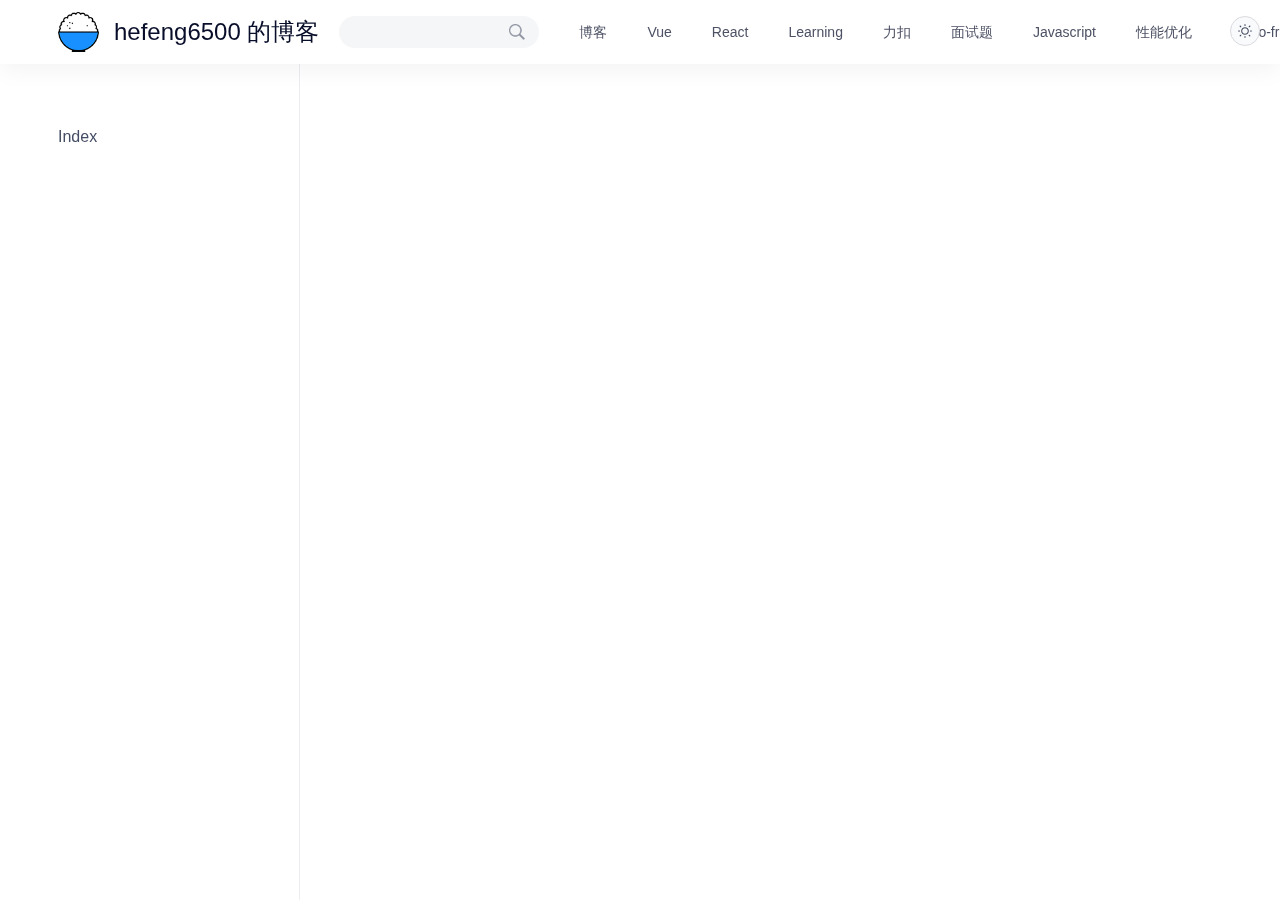
<file: index.html>
<!DOCTYPE html>
<html>
  <head>
    <meta charset="utf-8" />
    <meta
      name="viewport"
      content="width=device-width, initial-scale=1, maximum-scale=1, minimum-scale=1, user-scalable=no"
    />
    <style>
      .__dumi-default-layout-hero {
        background: url("data:image/svg+xml;charset=utf-8,%3Csvg xmlns='http://www.w3.org/2000/svg' width='1440' height='560' preserveAspectRatio='none'%3E%3Cg mask='url(%26quot;%23SvgjsMask1023%26quot;)' fill='none'%3E%3Cpath fill='%230e2a47' d='M0 0h1440v560H0z'/%3E%3Cpath d='M413.428 557.952c56.349 2.363 117.478-15.272 143.791-65.157 25.203-47.779-1.647-102.82-31.406-147.903-26.052-39.466-65.158-67.501-112.385-69.928-52.104-2.678-107.444 12.546-134.345 57.249-27.571 45.818-17.319 103.386 10.029 149.338 26.661 44.798 72.231 74.217 124.316 76.401' fill='rgba(28, 83, 142, 0.4)' class='triangle-float1'/%3E%3Cpath d='M1204.349 663.806c45.235-2.564 80.474-33.126 104.879-71.299 27.068-42.339 51.742-93.018 28.733-137.693-24.374-47.325-80.512-69.705-133.612-65.947-47.494 3.362-80.266 41.77-104.43 82.795-24.665 41.876-46.487 91.325-23.279 134.026 23.938 44.044 77.66 60.954 127.709 58.118' fill='rgba(28, 83, 142, 0.4)' class='triangle-float3'/%3E%3Cpath d='M800.877 606.466l107.73-1.88-56.685-160.657zM495.21 345.445l-129.014-20.434-20.434 129.015 129.015 20.434z' fill='rgba(28, 83, 142, 0.4)' class='triangle-float1'/%3E%3Cpath d='M1062.305 445.605c37.402.243 75.242-11.039 95.762-42.31 22.551-34.366 27.947-79.249 7.345-114.817-20.56-35.494-62.158-52.911-103.107-50.508-37.151 2.18-65.637 29.169-84.081 61.492-18.245 31.976-27.911 70.692-9.552 102.603 18.397 31.976 56.743 43.301 93.633 43.54' fill='rgba(28, 83, 142, 0.4)' class='triangle-float2'/%3E%3Cpath d='M1130.596 71.094L993.43 21.169l-49.925 137.167 137.168 49.925z' fill='rgba(28, 83, 142, 0.4)' class='triangle-float3'/%3E%3Cpath d='M806.872 135.494c15.365-.225 23.819-16.184 31.095-29.72 6.744-12.546 12.843-26.879 6.061-39.405-7.025-12.975-22.411-17.487-37.156-18.03-16.009-.589-34.387 1.132-42.219 15.107-7.736 13.804 1.506 29.608 9.506 43.261 7.871 13.432 17.147 29.015 32.713 28.787' fill='rgba(28, 83, 142, 0.4)' class='triangle-float2'/%3E%3Cpath d='M-23.83 365.43l114.888 39.56 39.558-114.888L15.73 250.544z' fill='rgba(28, 83, 142, 0.4)' class='triangle-float3'/%3E%3C/g%3E%3Cdefs%3E%3Cstyle%3E@keyframes float1{0%25,to{transform:translate(0,0)}50%25{transform:translate(-10px,0)}}@keyframes float2{0%25,to{transform:translate(0,0)}50%25{transform:translate(-5px,-5px)}}@keyframes float3{0%25,to{transform:translate(0,0)}50%25{transform:translate(0,-10px)}}.triangle-float1{animation:float1 5s infinite}.triangle-float2{animation:float2 4s infinite}.triangle-float3{animation:float3 6s infinite}%3C/style%3E%3Cmask id='SvgjsMask1023'%3E%3Cpath fill='%23fff' d='M0 0h1440v560H0z'/%3E%3C/mask%3E%3C/defs%3E%3C/svg%3E") !important;
      }
      .__dumi-default-layout-hero .markdown,
      .__dumi-default-layout-hero h1 {
        color: #fff !important;
      }

      .label-success {
        background-color: #5cb85c;
      }

      .round {
        border-radius: 1020px;
      }

      .label {
        display: inline;
        padding: 4px 12px;
        font-size: 75%;
        font-weight: 700;
        line-height: 1;
        height: 48px;
        color: #fff;
        text-align: center;
        white-space: nowrap;
        vertical-align: baseline;
      }
    </style>
    <link rel="stylesheet" href="/umi.css" />
    <script>
      window.routerBase = "/";
    </script>
    <script>
      //! umi version: 3.4.25
    </script>
    <script>
      !(function () {
        var e = localStorage.getItem("dumi:prefers-color"),
          t = window.matchMedia("(prefers-color-scheme: dark)").matches,
          r = ["light", "dark", "auto"];
        document.documentElement.setAttribute(
          "data-prefers-color",
          e === r[2] ? (t ? r[1] : r[0]) : r.includes(e) ? e : r[0]
        );
      })();
    </script>
  </head>
  <body>
    <div id="root"></div>

    <script src="/umi.js"></script>
  </body>
</html>
</file>
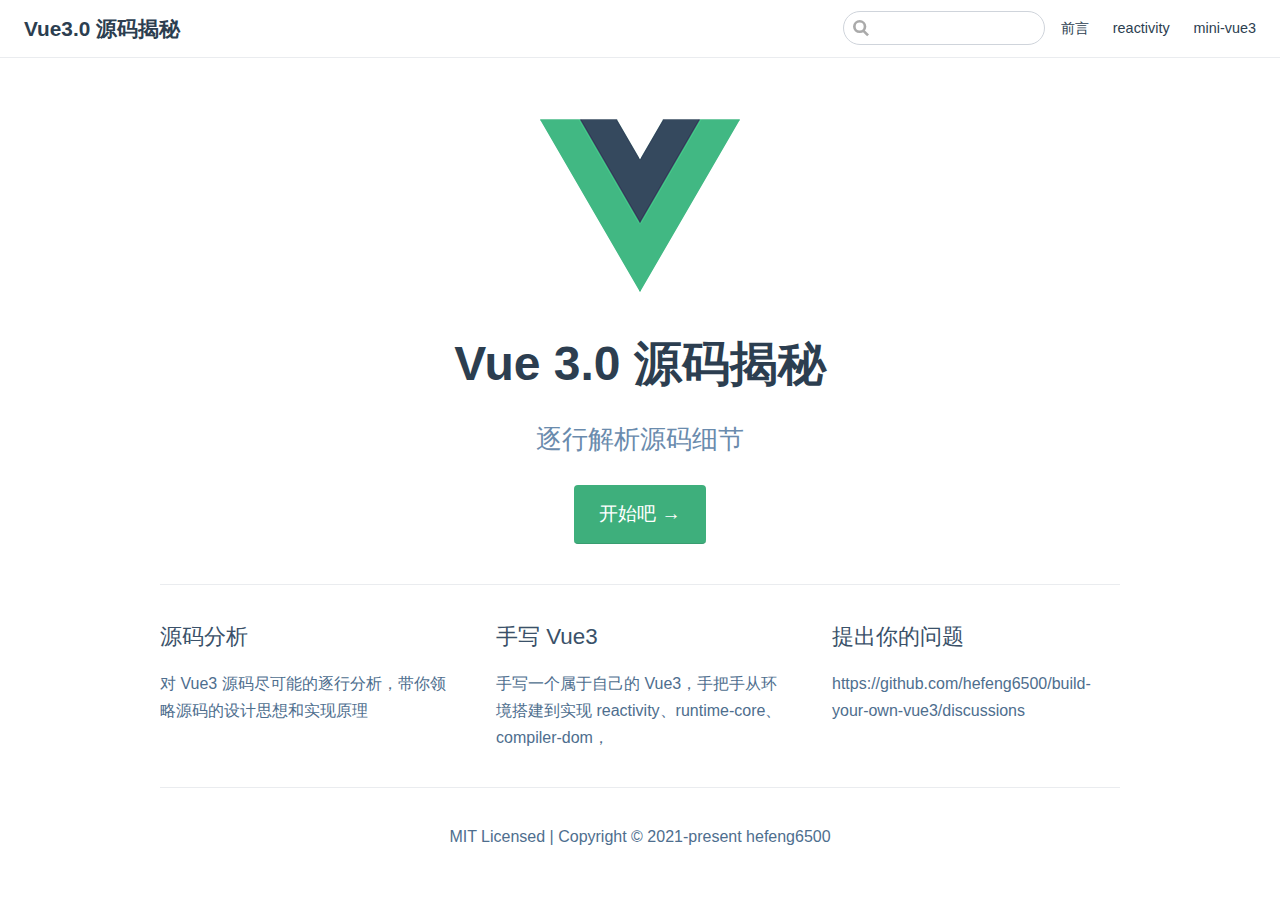
<file: vue3.0-analysis/index.html>
<!DOCTYPE html>
<html lang="en-US">
  <head>
    <meta charset="utf-8">
    <meta name="viewport" content="width=device-width,initial-scale=1">
    <title>Vue3.0 源码揭秘</title>
    <meta name="generator" content="VuePress 1.8.2">
    
    <meta name="description" content="Just playing around">
    
    <link rel="preload" href="/vue3.0-analysis/assets/css/0.styles.314b9cfd.css" as="style"><link rel="preload" href="/vue3.0-analysis/assets/js/app.82174e5c.js" as="script"><link rel="preload" href="/vue3.0-analysis/assets/js/2.14b67320.js" as="script"><link rel="preload" href="/vue3.0-analysis/assets/js/7.84cbeac9.js" as="script"><link rel="prefetch" href="/vue3.0-analysis/assets/js/10.c9bc0e73.js"><link rel="prefetch" href="/vue3.0-analysis/assets/js/11.abe1a181.js"><link rel="prefetch" href="/vue3.0-analysis/assets/js/12.e35a1a71.js"><link rel="prefetch" href="/vue3.0-analysis/assets/js/3.0590f80b.js"><link rel="prefetch" href="/vue3.0-analysis/assets/js/4.16dfa97b.js"><link rel="prefetch" href="/vue3.0-analysis/assets/js/5.878af4c4.js"><link rel="prefetch" href="/vue3.0-analysis/assets/js/6.9c0fbe94.js"><link rel="prefetch" href="/vue3.0-analysis/assets/js/8.d106df6a.js"><link rel="prefetch" href="/vue3.0-analysis/assets/js/9.78363456.js">
    <link rel="stylesheet" href="/vue3.0-analysis/assets/css/0.styles.314b9cfd.css">
  </head>
  <body>
    <div id="app" data-server-rendered="true"><div class="theme-container no-sidebar"><header class="navbar"><div class="sidebar-button"><svg xmlns="http://www.w3.org/2000/svg" aria-hidden="true" role="img" viewBox="0 0 448 512" class="icon"><path fill="currentColor" d="M436 124H12c-6.627 0-12-5.373-12-12V80c0-6.627 5.373-12 12-12h424c6.627 0 12 5.373 12 12v32c0 6.627-5.373 12-12 12zm0 160H12c-6.627 0-12-5.373-12-12v-32c0-6.627 5.373-12 12-12h424c6.627 0 12 5.373 12 12v32c0 6.627-5.373 12-12 12zm0 160H12c-6.627 0-12-5.373-12-12v-32c0-6.627 5.373-12 12-12h424c6.627 0 12 5.373 12 12v32c0 6.627-5.373 12-12 12z"></path></svg></div> <a href="/vue3.0-analysis/" aria-current="page" class="home-link router-link-exact-active router-link-active"><!----> <span class="site-name">Vue3.0 源码揭秘</span></a> <div class="links"><div class="search-box"><input aria-label="Search" autocomplete="off" spellcheck="false" value=""> <!----></div> <nav class="nav-links can-hide"><div class="nav-item"><a href="/vue3.0-analysis/preface/" class="nav-link">
  前言
</a></div><div class="nav-item"><a href="/vue3.0-analysis/reactivity/" class="nav-link">
  reactivity
</a></div><div class="nav-item"><a href="/vue3.0-analysis/mini-vue3/" class="nav-link">
  mini-vue3
</a></div> <!----></nav></div></header> <div class="sidebar-mask"></div> <aside class="sidebar"><nav class="nav-links"><div class="nav-item"><a href="/vue3.0-analysis/preface/" class="nav-link">
  前言
</a></div><div class="nav-item"><a href="/vue3.0-analysis/reactivity/" class="nav-link">
  reactivity
</a></div><div class="nav-item"><a href="/vue3.0-analysis/mini-vue3/" class="nav-link">
  mini-vue3
</a></div> <!----></nav>  <!----> </aside> <main aria-labelledby="main-title" class="home"><header class="hero"><img src="/vue3.0-analysis/logo.png" alt="hero"> <h1 id="main-title">
      Vue 3.0 源码揭秘
    </h1> <p class="description">
      逐行解析源码细节
    </p> <p class="action"><a href="/vue3.0-analysis/overview/" class="nav-link action-button">
  开始吧 →
</a></p></header> <div class="features"><div class="feature"><h2>源码分析</h2> <p>对 Vue3 源码尽可能的逐行分析，带你领略源码的设计思想和实现原理</p></div><div class="feature"><h2>手写 Vue3</h2> <p>手写一个属于自己的 Vue3，手把手从环境搭建到实现 reactivity、runtime-core、compiler-dom，</p></div><div class="feature"><h2>提出你的问题</h2> <p>https://github.com/hefeng6500/build-your-own-vue3/discussions</p></div></div> <div class="theme-default-content custom content__default"></div> <div class="footer">
    MIT Licensed | Copyright © 2021-present hefeng6500
  </div></main></div><div class="global-ui"></div></div>
    <script src="/vue3.0-analysis/assets/js/app.82174e5c.js" defer></script><script src="/vue3.0-analysis/assets/js/2.14b67320.js" defer></script><script src="/vue3.0-analysis/assets/js/7.84cbeac9.js" defer></script>
  </body>
</html>
</file>
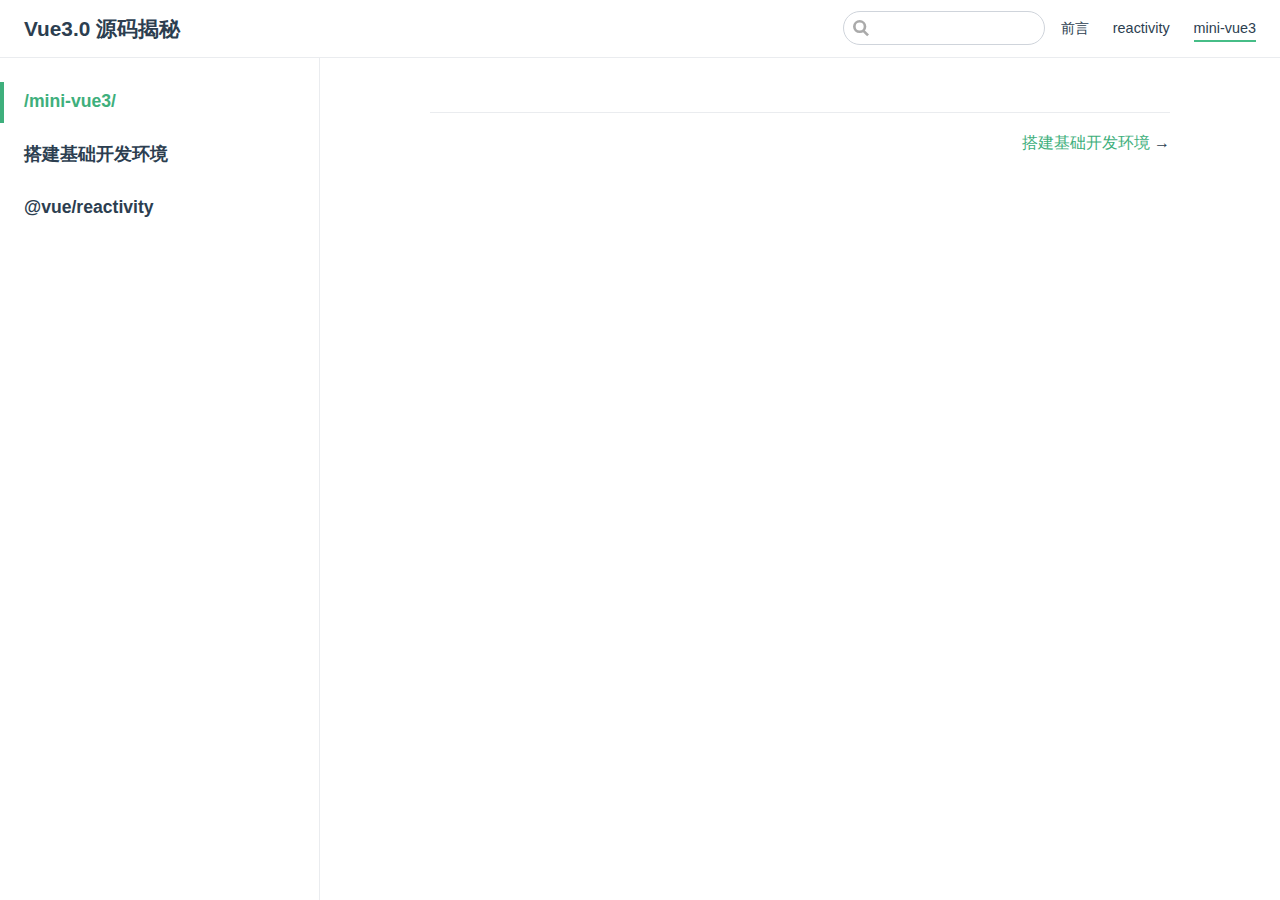
<file: vue3.0-analysis/mini-vue3/index.html>
<!DOCTYPE html>
<html lang="en-US">
  <head>
    <meta charset="utf-8">
    <meta name="viewport" content="width=device-width,initial-scale=1">
    <title>Vue3.0 源码揭秘</title>
    <meta name="generator" content="VuePress 1.8.2">
    
    <meta name="description" content="Just playing around">
    
    <link rel="preload" href="/vue3.0-analysis/assets/css/0.styles.314b9cfd.css" as="style"><link rel="preload" href="/vue3.0-analysis/assets/js/app.82174e5c.js" as="script"><link rel="preload" href="/vue3.0-analysis/assets/js/2.14b67320.js" as="script"><link rel="preload" href="/vue3.0-analysis/assets/js/8.d106df6a.js" as="script"><link rel="prefetch" href="/vue3.0-analysis/assets/js/10.c9bc0e73.js"><link rel="prefetch" href="/vue3.0-analysis/assets/js/11.abe1a181.js"><link rel="prefetch" href="/vue3.0-analysis/assets/js/12.e35a1a71.js"><link rel="prefetch" href="/vue3.0-analysis/assets/js/3.0590f80b.js"><link rel="prefetch" href="/vue3.0-analysis/assets/js/4.16dfa97b.js"><link rel="prefetch" href="/vue3.0-analysis/assets/js/5.878af4c4.js"><link rel="prefetch" href="/vue3.0-analysis/assets/js/6.9c0fbe94.js"><link rel="prefetch" href="/vue3.0-analysis/assets/js/7.84cbeac9.js"><link rel="prefetch" href="/vue3.0-analysis/assets/js/9.78363456.js">
    <link rel="stylesheet" href="/vue3.0-analysis/assets/css/0.styles.314b9cfd.css">
  </head>
  <body>
    <div id="app" data-server-rendered="true"><div class="theme-container"><header class="navbar"><div class="sidebar-button"><svg xmlns="http://www.w3.org/2000/svg" aria-hidden="true" role="img" viewBox="0 0 448 512" class="icon"><path fill="currentColor" d="M436 124H12c-6.627 0-12-5.373-12-12V80c0-6.627 5.373-12 12-12h424c6.627 0 12 5.373 12 12v32c0 6.627-5.373 12-12 12zm0 160H12c-6.627 0-12-5.373-12-12v-32c0-6.627 5.373-12 12-12h424c6.627 0 12 5.373 12 12v32c0 6.627-5.373 12-12 12zm0 160H12c-6.627 0-12-5.373-12-12v-32c0-6.627 5.373-12 12-12h424c6.627 0 12 5.373 12 12v32c0 6.627-5.373 12-12 12z"></path></svg></div> <a href="/vue3.0-analysis/" class="home-link router-link-active"><!----> <span class="site-name">Vue3.0 源码揭秘</span></a> <div class="links"><div class="search-box"><input aria-label="Search" autocomplete="off" spellcheck="false" value=""> <!----></div> <nav class="nav-links can-hide"><div class="nav-item"><a href="/vue3.0-analysis/preface/" class="nav-link">
  前言
</a></div><div class="nav-item"><a href="/vue3.0-analysis/reactivity/" class="nav-link">
  reactivity
</a></div><div class="nav-item"><a href="/vue3.0-analysis/mini-vue3/" aria-current="page" class="nav-link router-link-exact-active router-link-active">
  mini-vue3
</a></div> <!----></nav></div></header> <div class="sidebar-mask"></div> <aside class="sidebar"><nav class="nav-links"><div class="nav-item"><a href="/vue3.0-analysis/preface/" class="nav-link">
  前言
</a></div><div class="nav-item"><a href="/vue3.0-analysis/reactivity/" class="nav-link">
  reactivity
</a></div><div class="nav-item"><a href="/vue3.0-analysis/mini-vue3/" aria-current="page" class="nav-link router-link-exact-active router-link-active">
  mini-vue3
</a></div> <!----></nav>  <ul class="sidebar-links"><li><a href="/vue3.0-analysis/mini-vue3/" aria-current="page" class="active sidebar-link">/mini-vue3/</a></li><li><a href="/vue3.0-analysis/mini-vue3/base-env.html" class="sidebar-link">搭建基础开发环境</a></li><li><a href="/vue3.0-analysis/mini-vue3/reactivity.html" class="sidebar-link">@vue/reactivity</a></li></ul> </aside> <main class="page"> <div class="theme-default-content content__default"></div> <footer class="page-edit"><!----> <!----></footer> <div class="page-nav"><p class="inner"><!----> <span class="next"><a href="/vue3.0-analysis/mini-vue3/base-env.html">
        搭建基础开发环境
      </a>
      →
    </span></p></div> </main></div><div class="global-ui"></div></div>
    <script src="/vue3.0-analysis/assets/js/app.82174e5c.js" defer></script><script src="/vue3.0-analysis/assets/js/2.14b67320.js" defer></script><script src="/vue3.0-analysis/assets/js/8.d106df6a.js" defer></script>
  </body>
</html>
</file>
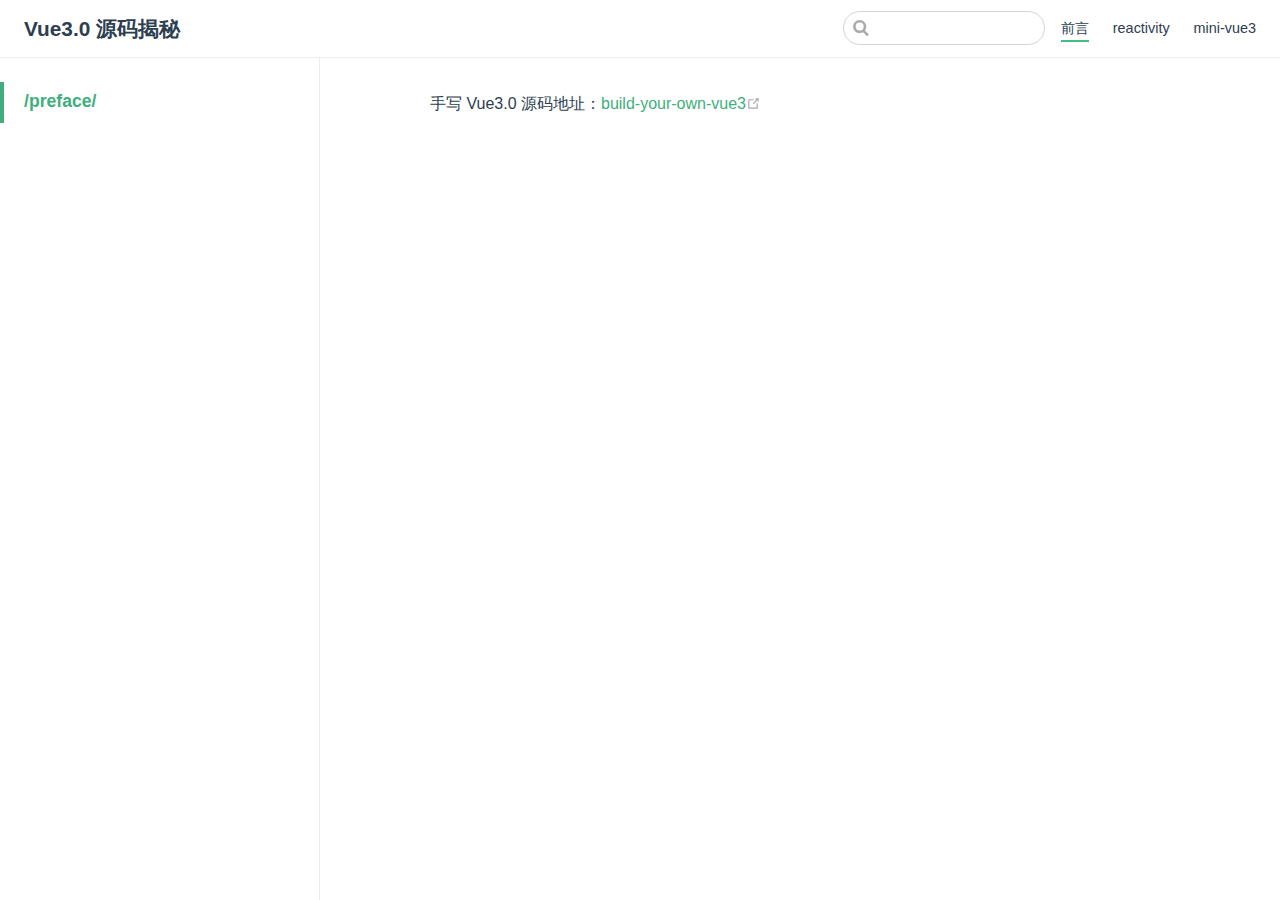
<file: vue3.0-analysis/preface/index.html>
<!DOCTYPE html>
<html lang="en-US">
  <head>
    <meta charset="utf-8">
    <meta name="viewport" content="width=device-width,initial-scale=1">
    <title>Vue3.0 源码揭秘</title>
    <meta name="generator" content="VuePress 1.8.2">
    
    <meta name="description" content="Just playing around">
    
    <link rel="preload" href="/vue3.0-analysis/assets/css/0.styles.314b9cfd.css" as="style"><link rel="preload" href="/vue3.0-analysis/assets/js/app.82174e5c.js" as="script"><link rel="preload" href="/vue3.0-analysis/assets/js/2.14b67320.js" as="script"><link rel="preload" href="/vue3.0-analysis/assets/js/11.abe1a181.js" as="script"><link rel="prefetch" href="/vue3.0-analysis/assets/js/10.c9bc0e73.js"><link rel="prefetch" href="/vue3.0-analysis/assets/js/12.e35a1a71.js"><link rel="prefetch" href="/vue3.0-analysis/assets/js/3.0590f80b.js"><link rel="prefetch" href="/vue3.0-analysis/assets/js/4.16dfa97b.js"><link rel="prefetch" href="/vue3.0-analysis/assets/js/5.878af4c4.js"><link rel="prefetch" href="/vue3.0-analysis/assets/js/6.9c0fbe94.js"><link rel="prefetch" href="/vue3.0-analysis/assets/js/7.84cbeac9.js"><link rel="prefetch" href="/vue3.0-analysis/assets/js/8.d106df6a.js"><link rel="prefetch" href="/vue3.0-analysis/assets/js/9.78363456.js">
    <link rel="stylesheet" href="/vue3.0-analysis/assets/css/0.styles.314b9cfd.css">
  </head>
  <body>
    <div id="app" data-server-rendered="true"><div class="theme-container"><header class="navbar"><div class="sidebar-button"><svg xmlns="http://www.w3.org/2000/svg" aria-hidden="true" role="img" viewBox="0 0 448 512" class="icon"><path fill="currentColor" d="M436 124H12c-6.627 0-12-5.373-12-12V80c0-6.627 5.373-12 12-12h424c6.627 0 12 5.373 12 12v32c0 6.627-5.373 12-12 12zm0 160H12c-6.627 0-12-5.373-12-12v-32c0-6.627 5.373-12 12-12h424c6.627 0 12 5.373 12 12v32c0 6.627-5.373 12-12 12zm0 160H12c-6.627 0-12-5.373-12-12v-32c0-6.627 5.373-12 12-12h424c6.627 0 12 5.373 12 12v32c0 6.627-5.373 12-12 12z"></path></svg></div> <a href="/vue3.0-analysis/" class="home-link router-link-active"><!----> <span class="site-name">Vue3.0 源码揭秘</span></a> <div class="links"><div class="search-box"><input aria-label="Search" autocomplete="off" spellcheck="false" value=""> <!----></div> <nav class="nav-links can-hide"><div class="nav-item"><a href="/vue3.0-analysis/preface/" aria-current="page" class="nav-link router-link-exact-active router-link-active">
  前言
</a></div><div class="nav-item"><a href="/vue3.0-analysis/reactivity/" class="nav-link">
  reactivity
</a></div><div class="nav-item"><a href="/vue3.0-analysis/mini-vue3/" class="nav-link">
  mini-vue3
</a></div> <!----></nav></div></header> <div class="sidebar-mask"></div> <aside class="sidebar"><nav class="nav-links"><div class="nav-item"><a href="/vue3.0-analysis/preface/" aria-current="page" class="nav-link router-link-exact-active router-link-active">
  前言
</a></div><div class="nav-item"><a href="/vue3.0-analysis/reactivity/" class="nav-link">
  reactivity
</a></div><div class="nav-item"><a href="/vue3.0-analysis/mini-vue3/" class="nav-link">
  mini-vue3
</a></div> <!----></nav>  <ul class="sidebar-links"><li><a href="/vue3.0-analysis/preface/" aria-current="page" class="active sidebar-link">/preface/</a></li></ul> </aside> <main class="page"> <div class="theme-default-content content__default"><p>手写 Vue3.0 源码地址：<a href="https://github.com/hefeng6500/build-your-own-vue3" target="_blank" rel="noopener noreferrer">build-your-own-vue3<span><svg xmlns="http://www.w3.org/2000/svg" aria-hidden="true" focusable="false" x="0px" y="0px" viewBox="0 0 100 100" width="15" height="15" class="icon outbound"><path fill="currentColor" d="M18.8,85.1h56l0,0c2.2,0,4-1.8,4-4v-32h-8v28h-48v-48h28v-8h-32l0,0c-2.2,0-4,1.8-4,4v56C14.8,83.3,16.6,85.1,18.8,85.1z"></path> <polygon fill="currentColor" points="45.7,48.7 51.3,54.3 77.2,28.5 77.2,37.2 85.2,37.2 85.2,14.9 62.8,14.9 62.8,22.9 71.5,22.9"></polygon></svg> <span class="sr-only">(opens new window)</span></span></a></p></div> <footer class="page-edit"><!----> <!----></footer> <!----> </main></div><div class="global-ui"></div></div>
    <script src="/vue3.0-analysis/assets/js/app.82174e5c.js" defer></script><script src="/vue3.0-analysis/assets/js/2.14b67320.js" defer></script><script src="/vue3.0-analysis/assets/js/11.abe1a181.js" defer></script>
  </body>
</html>
</file>
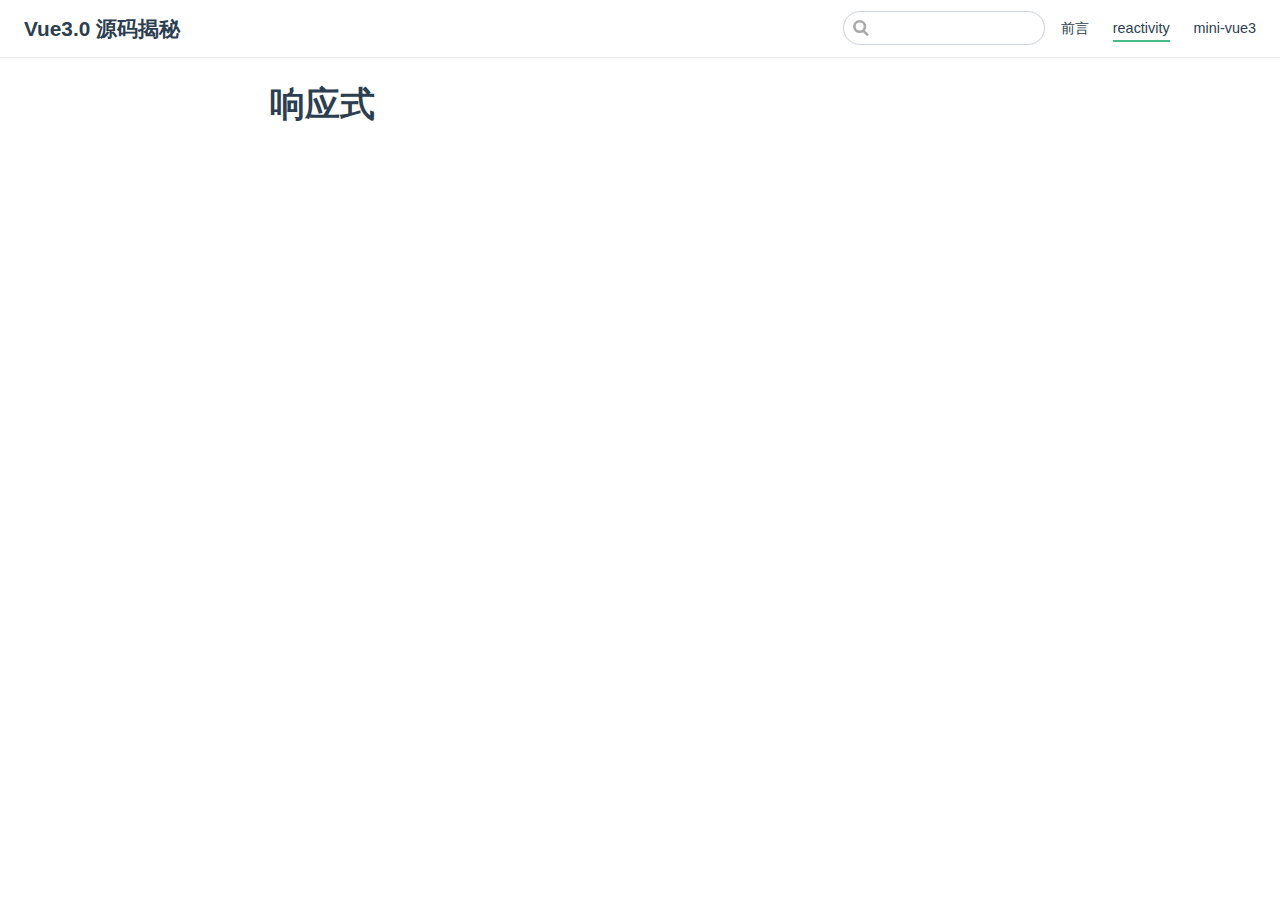
<file: vue3.0-analysis/reactivity/index.html>
<!DOCTYPE html>
<html lang="en-US">
  <head>
    <meta charset="utf-8">
    <meta name="viewport" content="width=device-width,initial-scale=1">
    <title>响应式 | Vue3.0 源码揭秘</title>
    <meta name="generator" content="VuePress 1.8.2">
    
    <meta name="description" content="Just playing around">
    
    <link rel="preload" href="/vue3.0-analysis/assets/css/0.styles.314b9cfd.css" as="style"><link rel="preload" href="/vue3.0-analysis/assets/js/app.82174e5c.js" as="script"><link rel="preload" href="/vue3.0-analysis/assets/js/2.14b67320.js" as="script"><link rel="preload" href="/vue3.0-analysis/assets/js/12.e35a1a71.js" as="script"><link rel="prefetch" href="/vue3.0-analysis/assets/js/10.c9bc0e73.js"><link rel="prefetch" href="/vue3.0-analysis/assets/js/11.abe1a181.js"><link rel="prefetch" href="/vue3.0-analysis/assets/js/3.0590f80b.js"><link rel="prefetch" href="/vue3.0-analysis/assets/js/4.16dfa97b.js"><link rel="prefetch" href="/vue3.0-analysis/assets/js/5.878af4c4.js"><link rel="prefetch" href="/vue3.0-analysis/assets/js/6.9c0fbe94.js"><link rel="prefetch" href="/vue3.0-analysis/assets/js/7.84cbeac9.js"><link rel="prefetch" href="/vue3.0-analysis/assets/js/8.d106df6a.js"><link rel="prefetch" href="/vue3.0-analysis/assets/js/9.78363456.js">
    <link rel="stylesheet" href="/vue3.0-analysis/assets/css/0.styles.314b9cfd.css">
  </head>
  <body>
    <div id="app" data-server-rendered="true"><div class="theme-container no-sidebar"><header class="navbar"><div class="sidebar-button"><svg xmlns="http://www.w3.org/2000/svg" aria-hidden="true" role="img" viewBox="0 0 448 512" class="icon"><path fill="currentColor" d="M436 124H12c-6.627 0-12-5.373-12-12V80c0-6.627 5.373-12 12-12h424c6.627 0 12 5.373 12 12v32c0 6.627-5.373 12-12 12zm0 160H12c-6.627 0-12-5.373-12-12v-32c0-6.627 5.373-12 12-12h424c6.627 0 12 5.373 12 12v32c0 6.627-5.373 12-12 12zm0 160H12c-6.627 0-12-5.373-12-12v-32c0-6.627 5.373-12 12-12h424c6.627 0 12 5.373 12 12v32c0 6.627-5.373 12-12 12z"></path></svg></div> <a href="/vue3.0-analysis/" class="home-link router-link-active"><!----> <span class="site-name">Vue3.0 源码揭秘</span></a> <div class="links"><div class="search-box"><input aria-label="Search" autocomplete="off" spellcheck="false" value=""> <!----></div> <nav class="nav-links can-hide"><div class="nav-item"><a href="/vue3.0-analysis/preface/" class="nav-link">
  前言
</a></div><div class="nav-item"><a href="/vue3.0-analysis/reactivity/" aria-current="page" class="nav-link router-link-exact-active router-link-active">
  reactivity
</a></div><div class="nav-item"><a href="/vue3.0-analysis/mini-vue3/" class="nav-link">
  mini-vue3
</a></div> <!----></nav></div></header> <div class="sidebar-mask"></div> <aside class="sidebar"><nav class="nav-links"><div class="nav-item"><a href="/vue3.0-analysis/preface/" class="nav-link">
  前言
</a></div><div class="nav-item"><a href="/vue3.0-analysis/reactivity/" aria-current="page" class="nav-link router-link-exact-active router-link-active">
  reactivity
</a></div><div class="nav-item"><a href="/vue3.0-analysis/mini-vue3/" class="nav-link">
  mini-vue3
</a></div> <!----></nav>  <!----> </aside> <main class="page"> <div class="theme-default-content content__default"><h1 id="响应式"><a href="#响应式" class="header-anchor">#</a> 响应式</h1></div> <footer class="page-edit"><!----> <!----></footer> <!----> </main></div><div class="global-ui"></div></div>
    <script src="/vue3.0-analysis/assets/js/app.82174e5c.js" defer></script><script src="/vue3.0-analysis/assets/js/2.14b67320.js" defer></script><script src="/vue3.0-analysis/assets/js/12.e35a1a71.js" defer></script>
  </body>
</html>
</file>
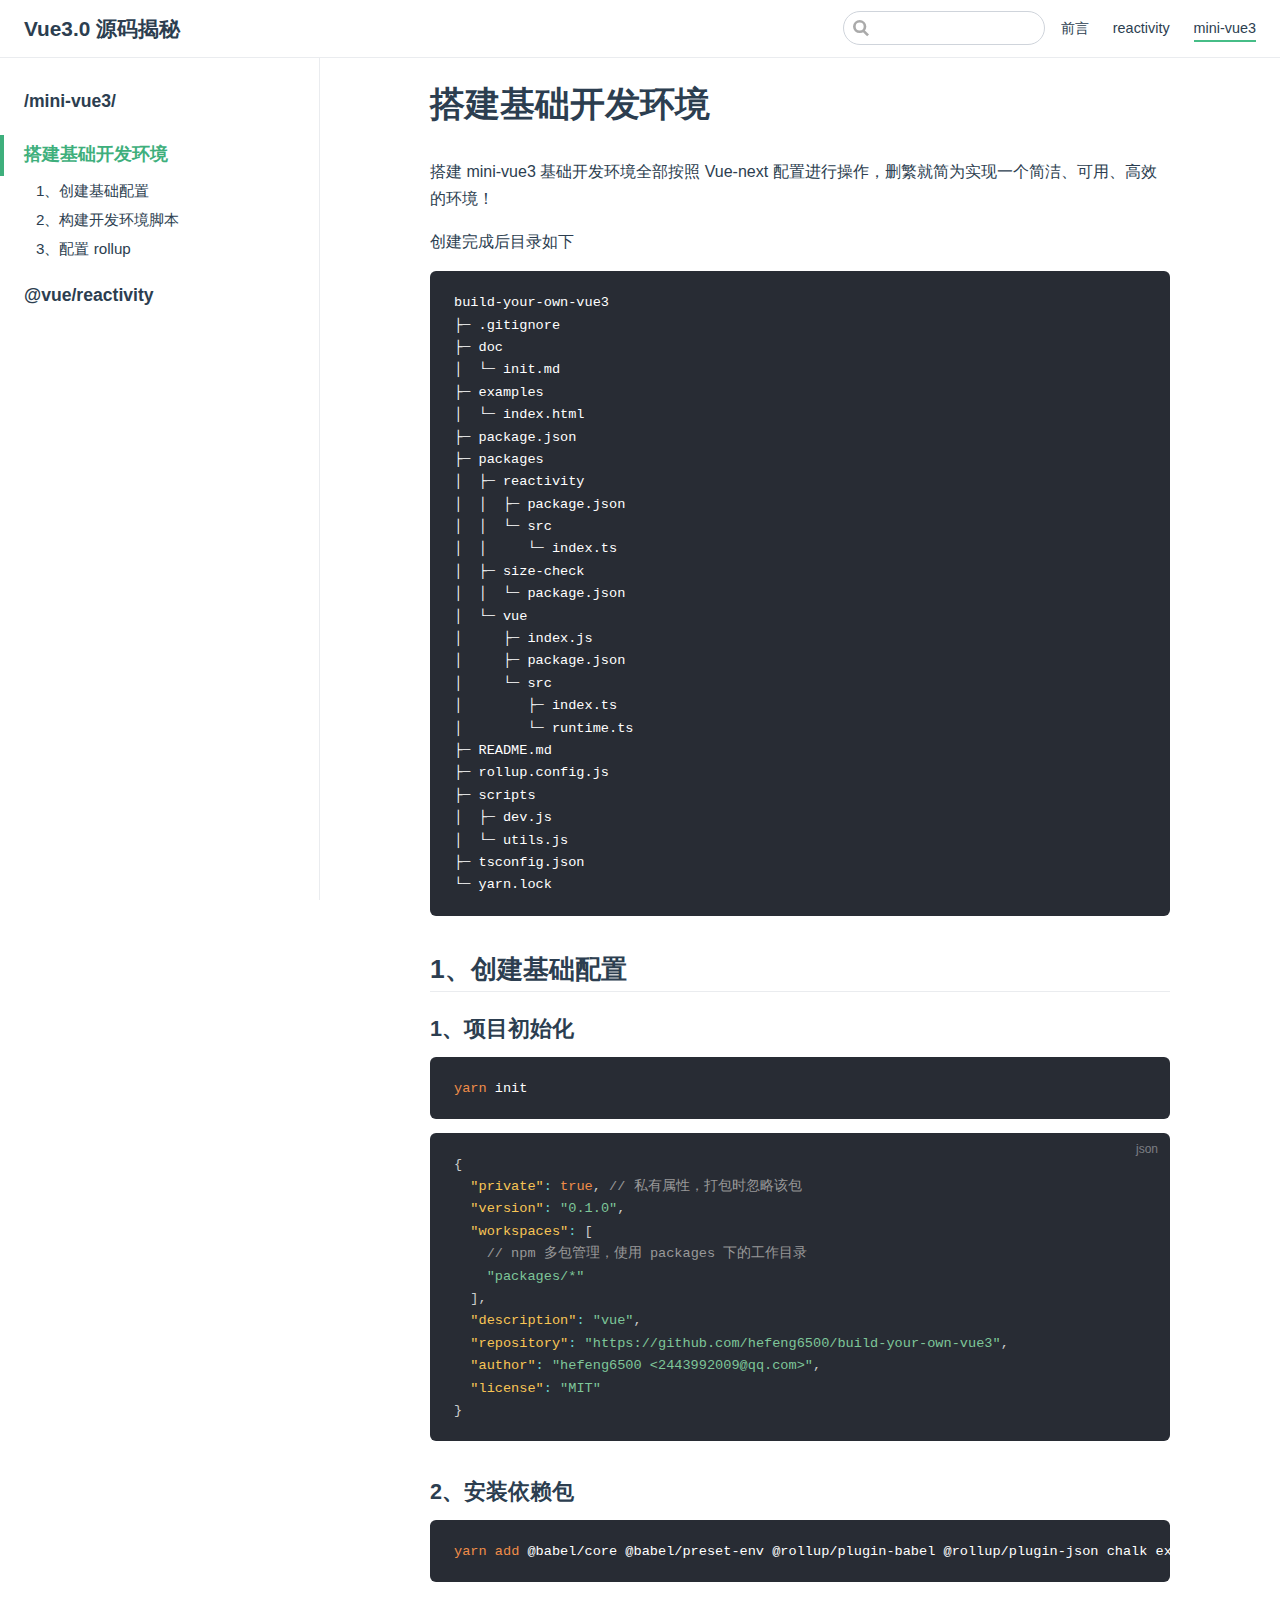
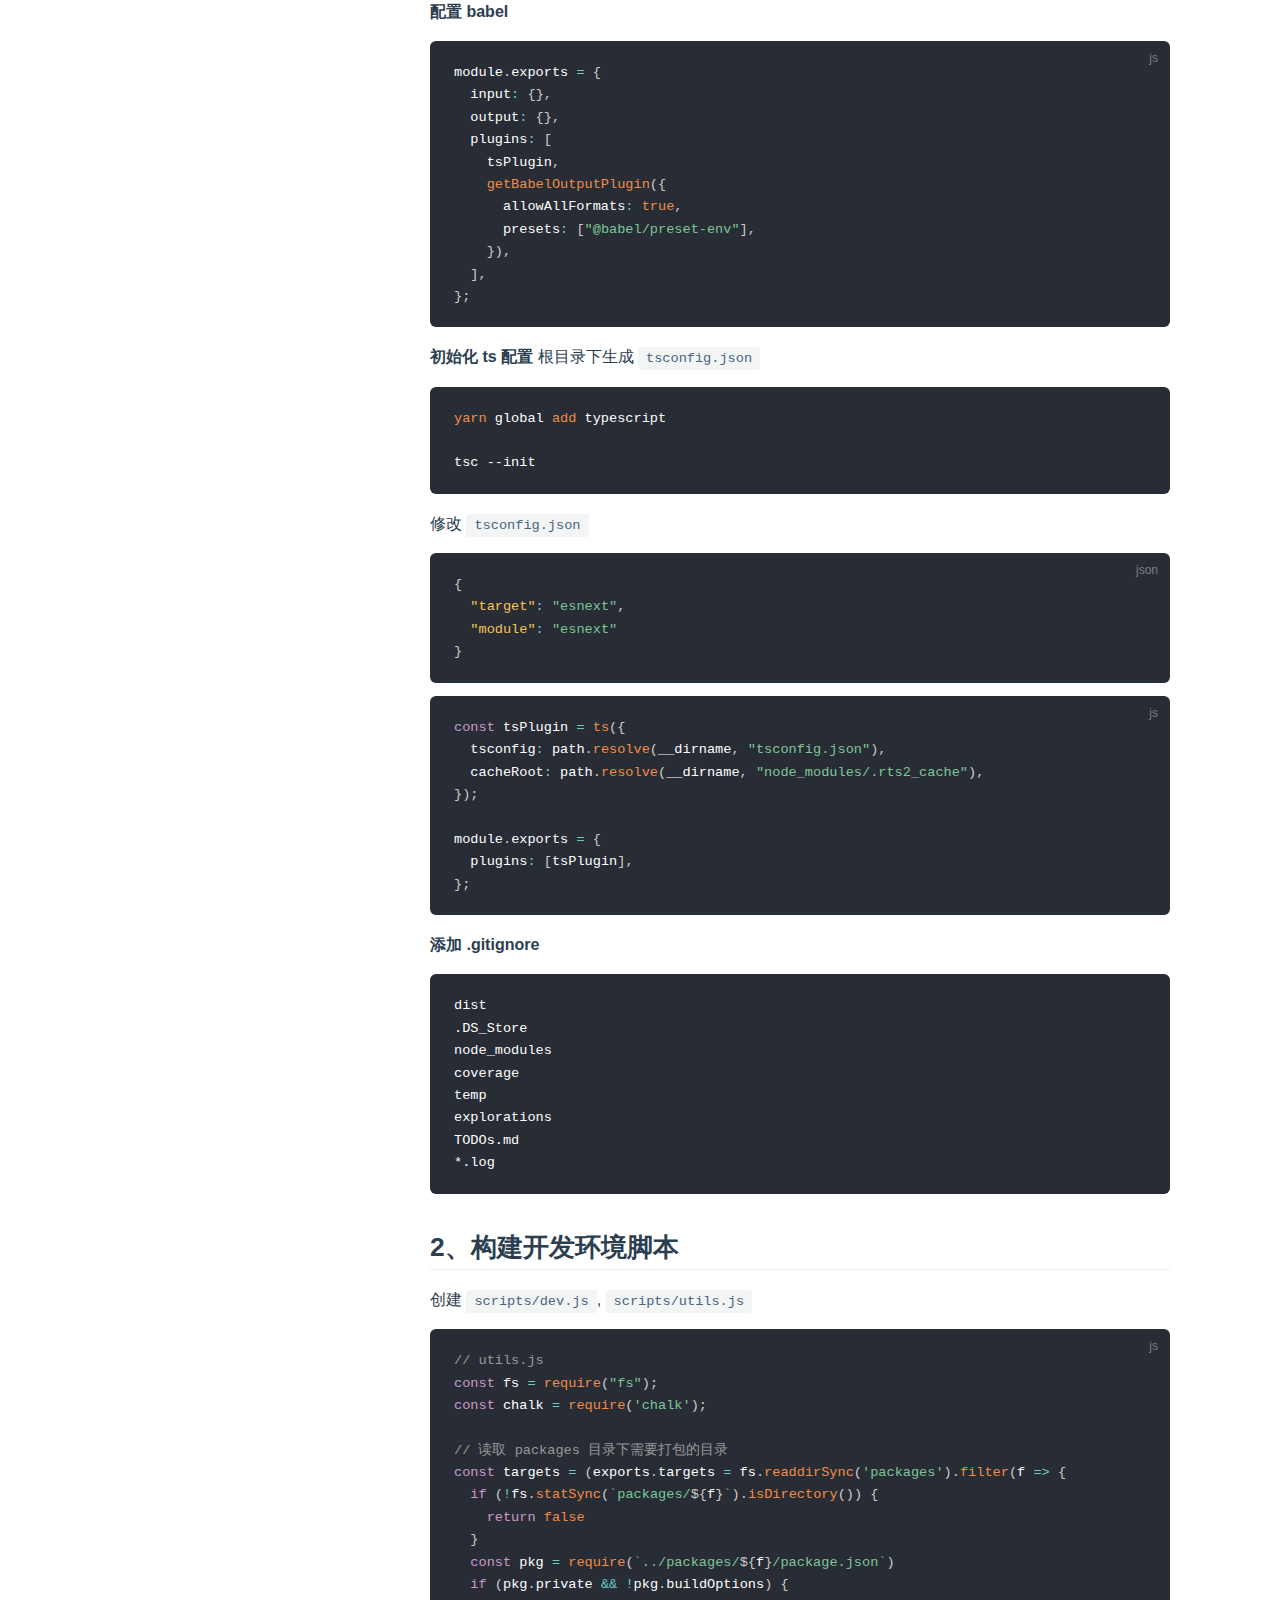
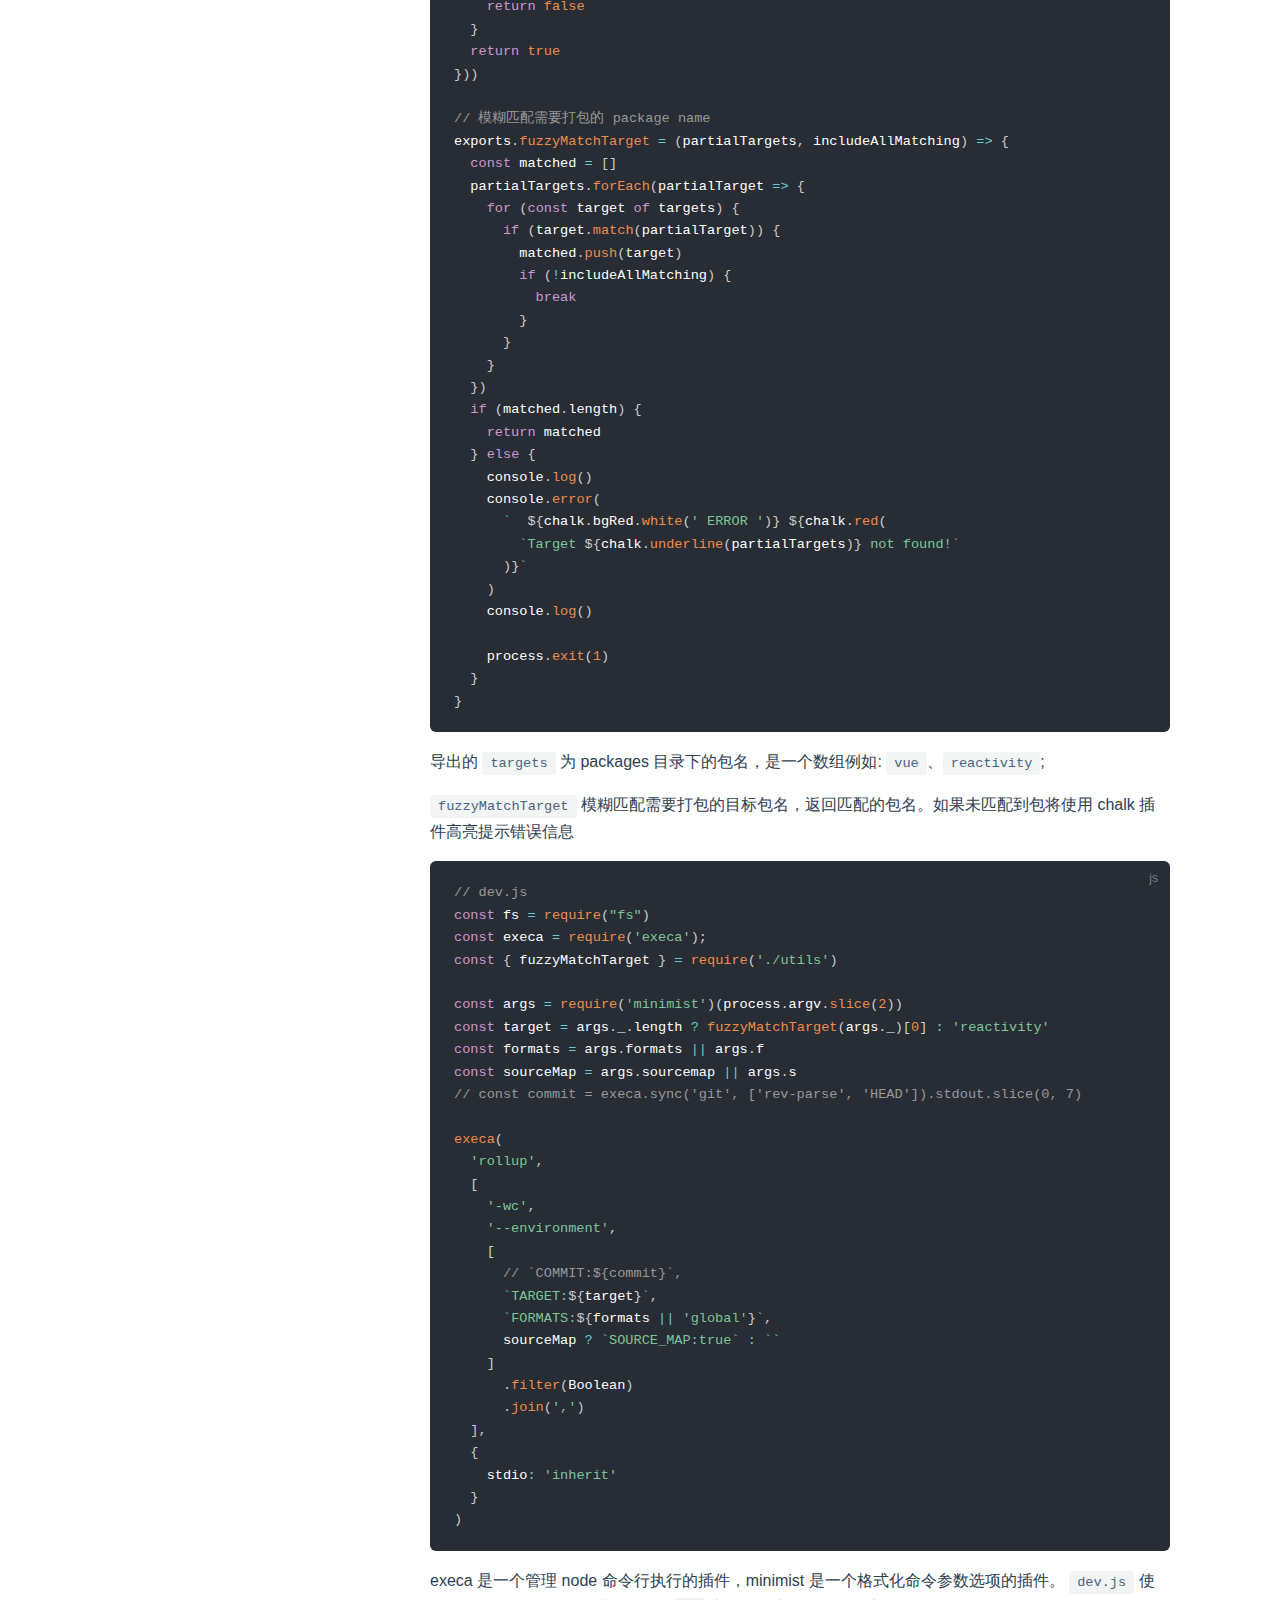
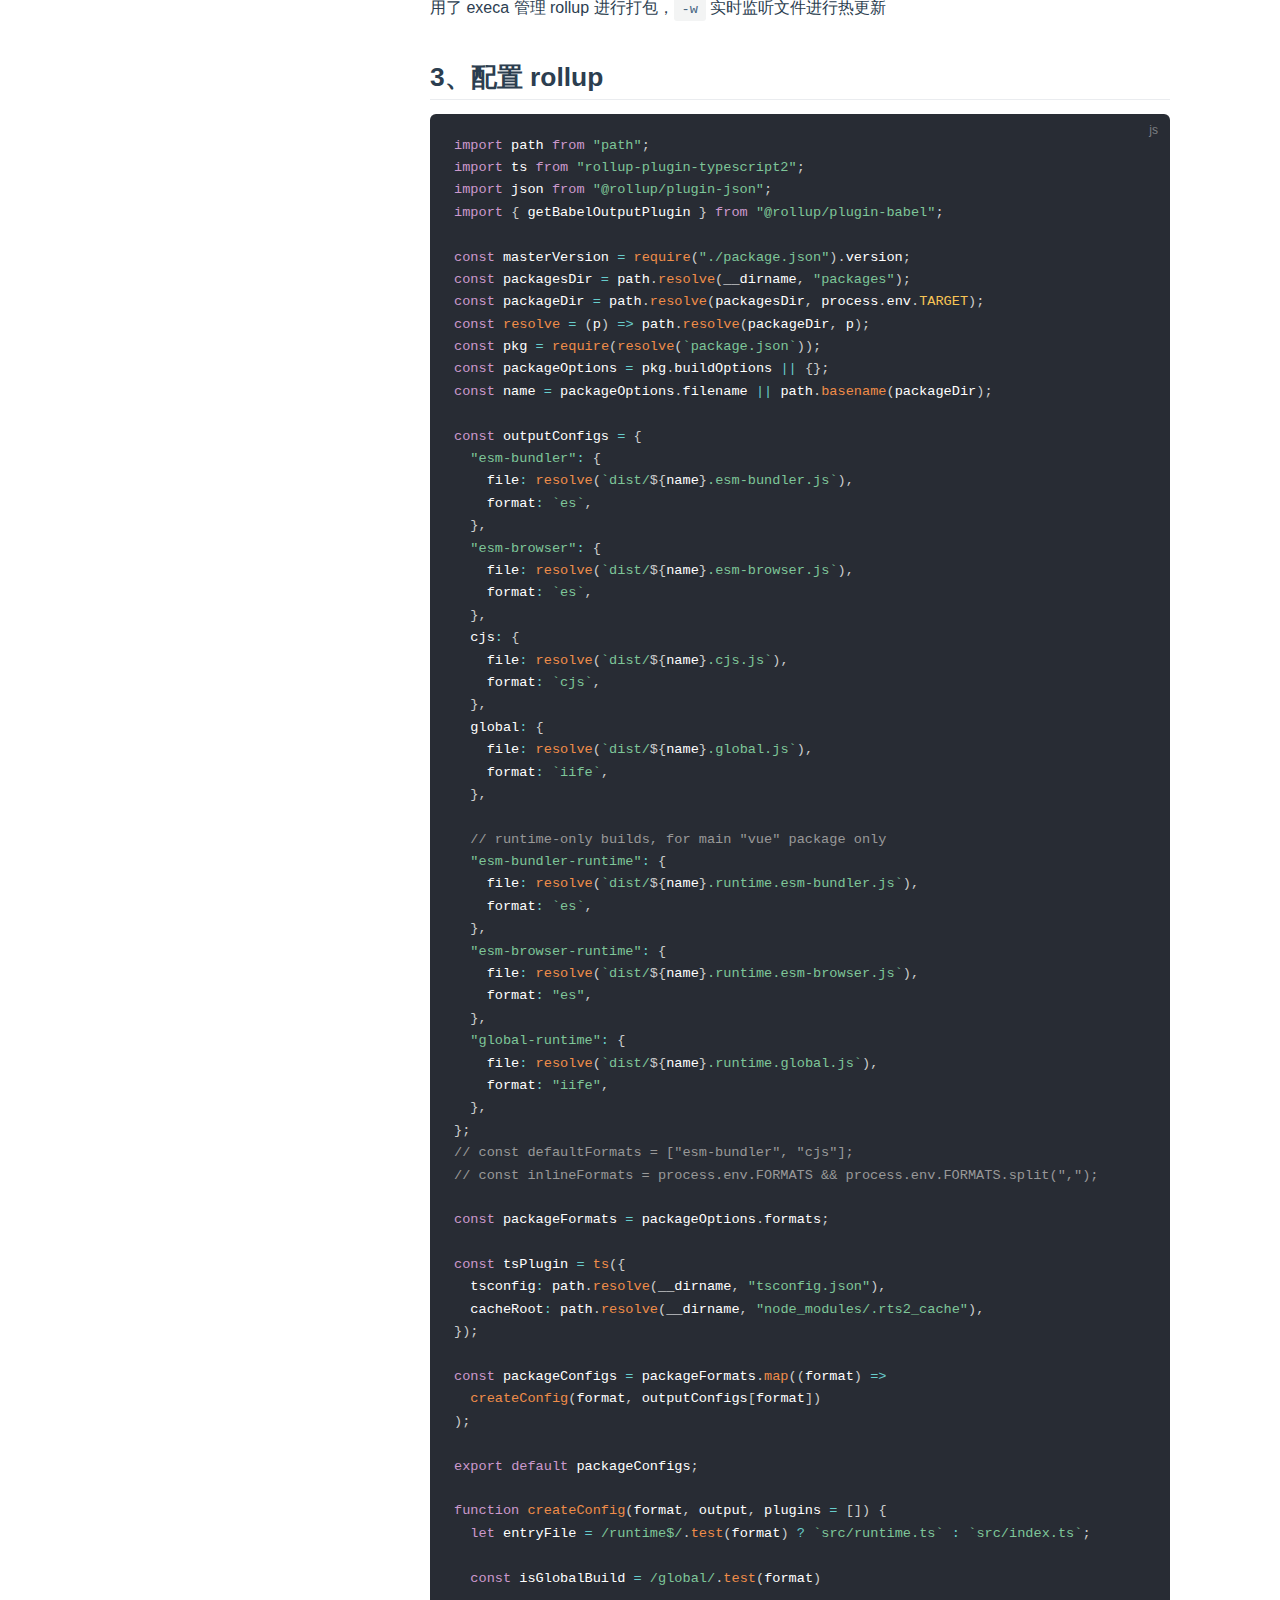
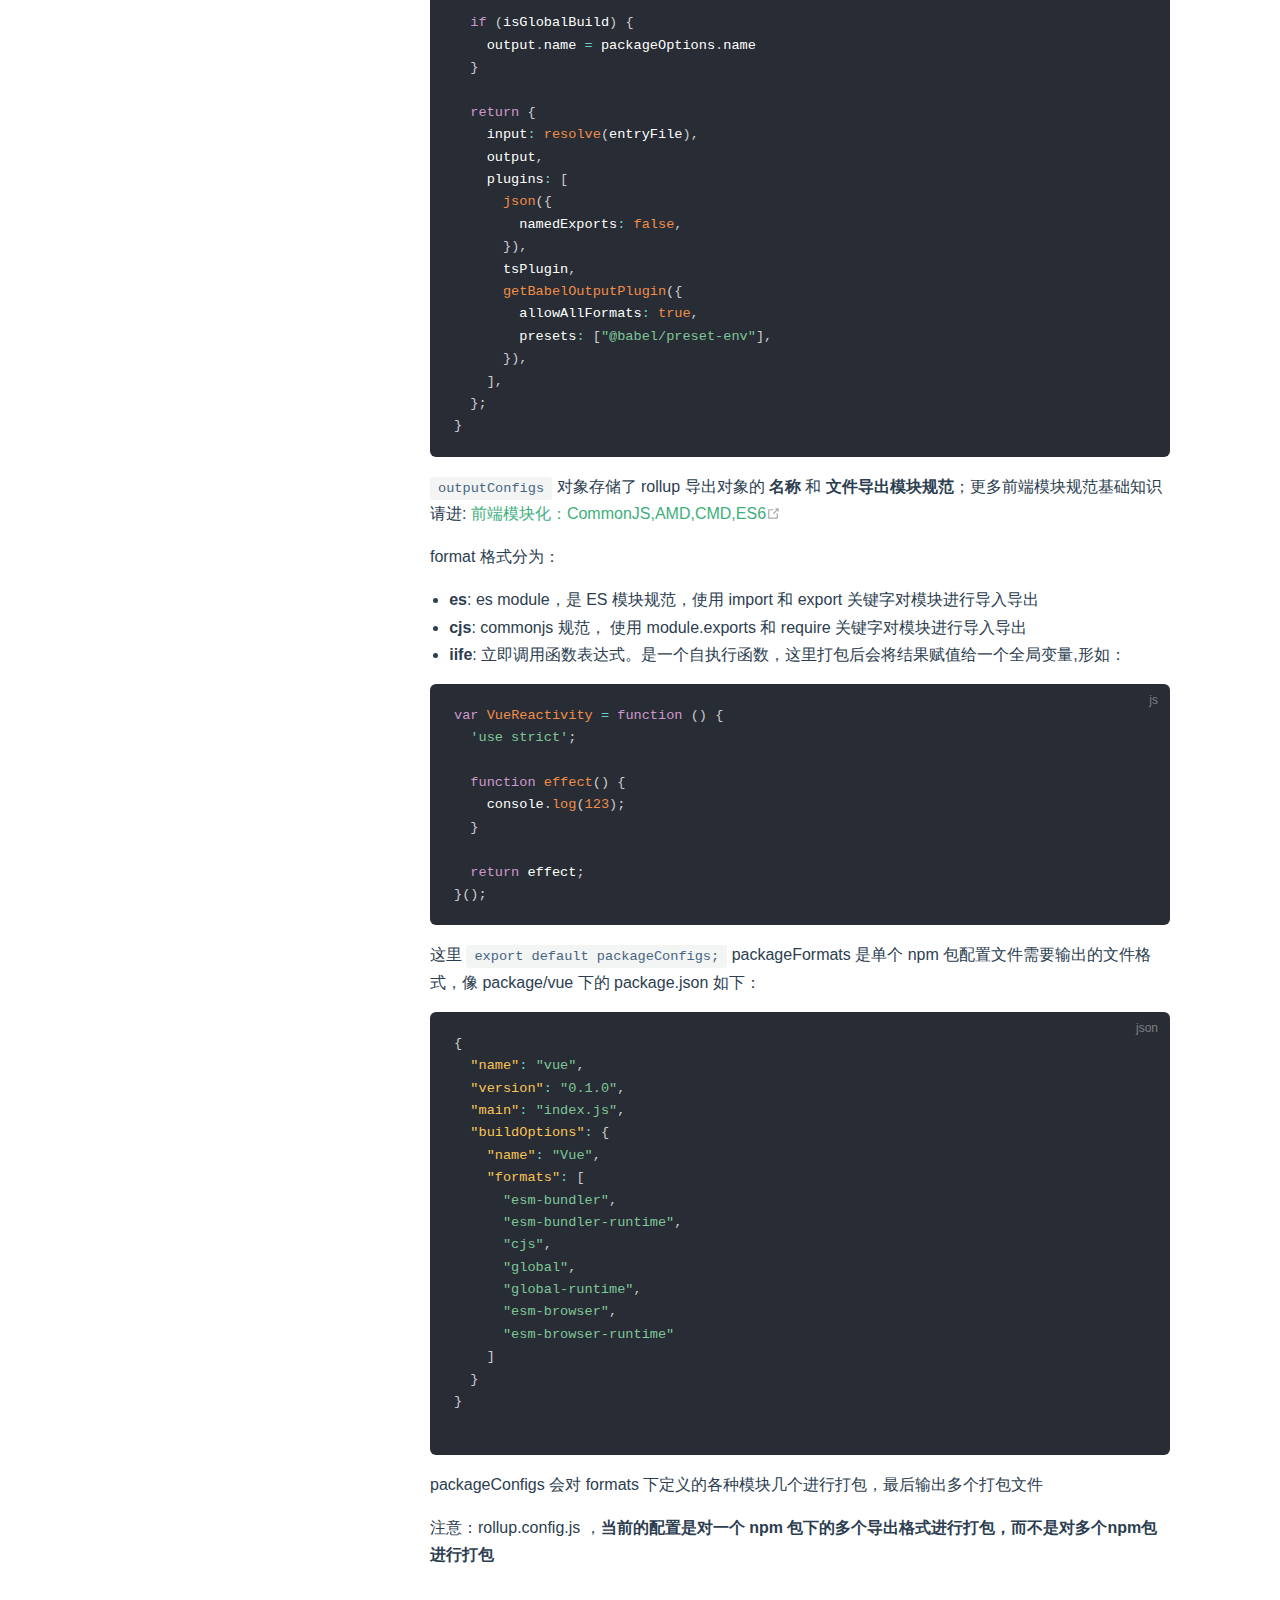
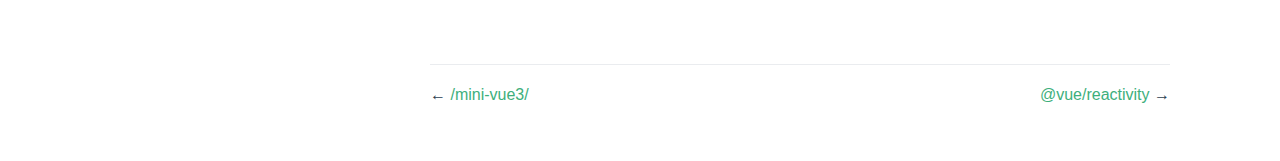
<file: vue3.0-analysis/mini-vue3/base-env.html>
<!DOCTYPE html>
<html lang="en-US">
  <head>
    <meta charset="utf-8">
    <meta name="viewport" content="width=device-width,initial-scale=1">
    <title>搭建基础开发环境 | Vue3.0 源码揭秘</title>
    <meta name="generator" content="VuePress 1.8.2">
    
    <meta name="description" content="Just playing around">
    
    <link rel="preload" href="/vue3.0-analysis/assets/css/0.styles.314b9cfd.css" as="style"><link rel="preload" href="/vue3.0-analysis/assets/js/app.82174e5c.js" as="script"><link rel="preload" href="/vue3.0-analysis/assets/js/2.14b67320.js" as="script"><link rel="preload" href="/vue3.0-analysis/assets/js/9.78363456.js" as="script"><link rel="prefetch" href="/vue3.0-analysis/assets/js/10.c9bc0e73.js"><link rel="prefetch" href="/vue3.0-analysis/assets/js/11.abe1a181.js"><link rel="prefetch" href="/vue3.0-analysis/assets/js/12.e35a1a71.js"><link rel="prefetch" href="/vue3.0-analysis/assets/js/3.0590f80b.js"><link rel="prefetch" href="/vue3.0-analysis/assets/js/4.16dfa97b.js"><link rel="prefetch" href="/vue3.0-analysis/assets/js/5.878af4c4.js"><link rel="prefetch" href="/vue3.0-analysis/assets/js/6.9c0fbe94.js"><link rel="prefetch" href="/vue3.0-analysis/assets/js/7.84cbeac9.js"><link rel="prefetch" href="/vue3.0-analysis/assets/js/8.d106df6a.js">
    <link rel="stylesheet" href="/vue3.0-analysis/assets/css/0.styles.314b9cfd.css">
  </head>
  <body>
    <div id="app" data-server-rendered="true"><div class="theme-container"><header class="navbar"><div class="sidebar-button"><svg xmlns="http://www.w3.org/2000/svg" aria-hidden="true" role="img" viewBox="0 0 448 512" class="icon"><path fill="currentColor" d="M436 124H12c-6.627 0-12-5.373-12-12V80c0-6.627 5.373-12 12-12h424c6.627 0 12 5.373 12 12v32c0 6.627-5.373 12-12 12zm0 160H12c-6.627 0-12-5.373-12-12v-32c0-6.627 5.373-12 12-12h424c6.627 0 12 5.373 12 12v32c0 6.627-5.373 12-12 12zm0 160H12c-6.627 0-12-5.373-12-12v-32c0-6.627 5.373-12 12-12h424c6.627 0 12 5.373 12 12v32c0 6.627-5.373 12-12 12z"></path></svg></div> <a href="/vue3.0-analysis/" class="home-link router-link-active"><!----> <span class="site-name">Vue3.0 源码揭秘</span></a> <div class="links"><div class="search-box"><input aria-label="Search" autocomplete="off" spellcheck="false" value=""> <!----></div> <nav class="nav-links can-hide"><div class="nav-item"><a href="/vue3.0-analysis/preface/" class="nav-link">
  前言
</a></div><div class="nav-item"><a href="/vue3.0-analysis/reactivity/" class="nav-link">
  reactivity
</a></div><div class="nav-item"><a href="/vue3.0-analysis/mini-vue3/" class="nav-link router-link-active">
  mini-vue3
</a></div> <!----></nav></div></header> <div class="sidebar-mask"></div> <aside class="sidebar"><nav class="nav-links"><div class="nav-item"><a href="/vue3.0-analysis/preface/" class="nav-link">
  前言
</a></div><div class="nav-item"><a href="/vue3.0-analysis/reactivity/" class="nav-link">
  reactivity
</a></div><div class="nav-item"><a href="/vue3.0-analysis/mini-vue3/" class="nav-link router-link-active">
  mini-vue3
</a></div> <!----></nav>  <ul class="sidebar-links"><li><a href="/vue3.0-analysis/mini-vue3/" aria-current="page" class="sidebar-link">/mini-vue3/</a></li><li><a href="/vue3.0-analysis/mini-vue3/base-env.html" aria-current="page" class="active sidebar-link">搭建基础开发环境</a><ul class="sidebar-sub-headers"><li class="sidebar-sub-header"><a href="/vue3.0-analysis/mini-vue3/base-env.html#_1、创建基础配置" class="sidebar-link">1、创建基础配置</a></li><li class="sidebar-sub-header"><a href="/vue3.0-analysis/mini-vue3/base-env.html#_2、构建开发环境脚本" class="sidebar-link">2、构建开发环境脚本</a></li><li class="sidebar-sub-header"><a href="/vue3.0-analysis/mini-vue3/base-env.html#_3、配置-rollup" class="sidebar-link">3、配置 rollup</a></li></ul></li><li><a href="/vue3.0-analysis/mini-vue3/reactivity.html" class="sidebar-link">@vue/reactivity</a></li></ul> </aside> <main class="page"> <div class="theme-default-content content__default"><h1 id="搭建基础开发环境"><a href="#搭建基础开发环境" class="header-anchor">#</a> 搭建基础开发环境</h1> <p>搭建 mini-vue3 基础开发环境全部按照 Vue-next 配置进行操作，删繁就简为实现一个简洁、可用、高效的环境！</p> <p>创建完成后目录如下</p> <div class="language- extra-class"><pre class="language-text"><code>build-your-own-vue3
├─ .gitignore
├─ doc
│  └─ init.md
├─ examples
│  └─ index.html
├─ package.json
├─ packages
│  ├─ reactivity
│  │  ├─ package.json
│  │  └─ src
│  │     └─ index.ts
│  ├─ size-check
│  │  └─ package.json
│  └─ vue
│     ├─ index.js
│     ├─ package.json
│     └─ src
│        ├─ index.ts
│        └─ runtime.ts
├─ README.md
├─ rollup.config.js
├─ scripts
│  ├─ dev.js
│  └─ utils.js
├─ tsconfig.json
└─ yarn.lock
</code></pre></div><h2 id="_1、创建基础配置"><a href="#_1、创建基础配置" class="header-anchor">#</a> 1、创建基础配置</h2> <h3 id="_1、项目初始化"><a href="#_1、项目初始化" class="header-anchor">#</a> 1、项目初始化</h3> <div class="language-shell extra-class"><pre class="language-shell"><code><span class="token function">yarn</span> init
</code></pre></div><div class="language-json extra-class"><pre class="language-json"><code><span class="token punctuation">{</span>
  <span class="token property">&quot;private&quot;</span><span class="token operator">:</span> <span class="token boolean">true</span><span class="token punctuation">,</span> <span class="token comment">// 私有属性，打包时忽略该包</span>
  <span class="token property">&quot;version&quot;</span><span class="token operator">:</span> <span class="token string">&quot;0.1.0&quot;</span><span class="token punctuation">,</span>
  <span class="token property">&quot;workspaces&quot;</span><span class="token operator">:</span> <span class="token punctuation">[</span>
    <span class="token comment">// npm 多包管理，使用 packages 下的工作目录</span>
    <span class="token string">&quot;packages/*&quot;</span>
  <span class="token punctuation">]</span><span class="token punctuation">,</span>
  <span class="token property">&quot;description&quot;</span><span class="token operator">:</span> <span class="token string">&quot;vue&quot;</span><span class="token punctuation">,</span>
  <span class="token property">&quot;repository&quot;</span><span class="token operator">:</span> <span class="token string">&quot;https://github.com/hefeng6500/build-your-own-vue3&quot;</span><span class="token punctuation">,</span>
  <span class="token property">&quot;author&quot;</span><span class="token operator">:</span> <span class="token string">&quot;hefeng6500 &lt;2443992009@qq.com&gt;&quot;</span><span class="token punctuation">,</span>
  <span class="token property">&quot;license&quot;</span><span class="token operator">:</span> <span class="token string">&quot;MIT&quot;</span>
<span class="token punctuation">}</span>
</code></pre></div><h3 id="_2、安装依赖包"><a href="#_2、安装依赖包" class="header-anchor">#</a> 2、安装依赖包</h3> <div class="language-shell extra-class"><pre class="language-shell"><code><span class="token function">yarn</span> <span class="token function">add</span> @babel/core @babel/preset-env @rollup/plugin-babel @rollup/plugin-json chalk execa minimist rollup rollup-plugin-typescript2 -D -W
</code></pre></div><p><strong>配置 babel</strong></p> <div class="language-js extra-class"><pre class="language-js"><code>module<span class="token punctuation">.</span>exports <span class="token operator">=</span> <span class="token punctuation">{</span>
  input<span class="token operator">:</span> <span class="token punctuation">{</span><span class="token punctuation">}</span><span class="token punctuation">,</span>
  output<span class="token operator">:</span> <span class="token punctuation">{</span><span class="token punctuation">}</span><span class="token punctuation">,</span>
  plugins<span class="token operator">:</span> <span class="token punctuation">[</span>
    tsPlugin<span class="token punctuation">,</span>
    <span class="token function">getBabelOutputPlugin</span><span class="token punctuation">(</span><span class="token punctuation">{</span>
      allowAllFormats<span class="token operator">:</span> <span class="token boolean">true</span><span class="token punctuation">,</span>
      presets<span class="token operator">:</span> <span class="token punctuation">[</span><span class="token string">&quot;@babel/preset-env&quot;</span><span class="token punctuation">]</span><span class="token punctuation">,</span>
    <span class="token punctuation">}</span><span class="token punctuation">)</span><span class="token punctuation">,</span>
  <span class="token punctuation">]</span><span class="token punctuation">,</span>
<span class="token punctuation">}</span><span class="token punctuation">;</span>
</code></pre></div><p><strong>初始化 ts 配置</strong>
根目录下生成 <code>tsconfig.json</code></p> <div class="language-shell extra-class"><pre class="language-shell"><code><span class="token function">yarn</span> global <span class="token function">add</span> typescript

tsc --init
</code></pre></div><p>修改 <code>tsconfig.json</code></p> <div class="language-json extra-class"><pre class="language-json"><code><span class="token punctuation">{</span>
  <span class="token property">&quot;target&quot;</span><span class="token operator">:</span> <span class="token string">&quot;esnext&quot;</span><span class="token punctuation">,</span>
  <span class="token property">&quot;module&quot;</span><span class="token operator">:</span> <span class="token string">&quot;esnext&quot;</span>
<span class="token punctuation">}</span>
</code></pre></div><div class="language-js extra-class"><pre class="language-js"><code><span class="token keyword">const</span> tsPlugin <span class="token operator">=</span> <span class="token function">ts</span><span class="token punctuation">(</span><span class="token punctuation">{</span>
  tsconfig<span class="token operator">:</span> path<span class="token punctuation">.</span><span class="token function">resolve</span><span class="token punctuation">(</span>__dirname<span class="token punctuation">,</span> <span class="token string">&quot;tsconfig.json&quot;</span><span class="token punctuation">)</span><span class="token punctuation">,</span>
  cacheRoot<span class="token operator">:</span> path<span class="token punctuation">.</span><span class="token function">resolve</span><span class="token punctuation">(</span>__dirname<span class="token punctuation">,</span> <span class="token string">&quot;node_modules/.rts2_cache&quot;</span><span class="token punctuation">)</span><span class="token punctuation">,</span>
<span class="token punctuation">}</span><span class="token punctuation">)</span><span class="token punctuation">;</span>

module<span class="token punctuation">.</span>exports <span class="token operator">=</span> <span class="token punctuation">{</span>
  plugins<span class="token operator">:</span> <span class="token punctuation">[</span>tsPlugin<span class="token punctuation">]</span><span class="token punctuation">,</span>
<span class="token punctuation">}</span><span class="token punctuation">;</span>
</code></pre></div><p><strong>添加 .gitignore</strong></p> <div class="language- extra-class"><pre class="language-text"><code>dist
.DS_Store
node_modules
coverage
temp
explorations
TODOs.md
*.log
</code></pre></div><h2 id="_2、构建开发环境脚本"><a href="#_2、构建开发环境脚本" class="header-anchor">#</a> 2、构建开发环境脚本</h2> <p>创建 <code>scripts/dev.js</code>, <code>scripts/utils.js</code></p> <div class="language-js extra-class"><pre class="language-js"><code><span class="token comment">// utils.js</span>
<span class="token keyword">const</span> fs <span class="token operator">=</span> <span class="token function">require</span><span class="token punctuation">(</span><span class="token string">&quot;fs&quot;</span><span class="token punctuation">)</span><span class="token punctuation">;</span>
<span class="token keyword">const</span> chalk <span class="token operator">=</span> <span class="token function">require</span><span class="token punctuation">(</span><span class="token string">'chalk'</span><span class="token punctuation">)</span><span class="token punctuation">;</span>

<span class="token comment">// 读取 packages 目录下需要打包的目录</span>
<span class="token keyword">const</span> targets <span class="token operator">=</span> <span class="token punctuation">(</span>exports<span class="token punctuation">.</span>targets <span class="token operator">=</span> fs<span class="token punctuation">.</span><span class="token function">readdirSync</span><span class="token punctuation">(</span><span class="token string">'packages'</span><span class="token punctuation">)</span><span class="token punctuation">.</span><span class="token function">filter</span><span class="token punctuation">(</span><span class="token parameter">f</span> <span class="token operator">=&gt;</span> <span class="token punctuation">{</span>
  <span class="token keyword">if</span> <span class="token punctuation">(</span><span class="token operator">!</span>fs<span class="token punctuation">.</span><span class="token function">statSync</span><span class="token punctuation">(</span><span class="token template-string"><span class="token template-punctuation string">`</span><span class="token string">packages/</span><span class="token interpolation"><span class="token interpolation-punctuation punctuation">${</span>f<span class="token interpolation-punctuation punctuation">}</span></span><span class="token template-punctuation string">`</span></span><span class="token punctuation">)</span><span class="token punctuation">.</span><span class="token function">isDirectory</span><span class="token punctuation">(</span><span class="token punctuation">)</span><span class="token punctuation">)</span> <span class="token punctuation">{</span>
    <span class="token keyword">return</span> <span class="token boolean">false</span>
  <span class="token punctuation">}</span>
  <span class="token keyword">const</span> pkg <span class="token operator">=</span> <span class="token function">require</span><span class="token punctuation">(</span><span class="token template-string"><span class="token template-punctuation string">`</span><span class="token string">../packages/</span><span class="token interpolation"><span class="token interpolation-punctuation punctuation">${</span>f<span class="token interpolation-punctuation punctuation">}</span></span><span class="token string">/package.json</span><span class="token template-punctuation string">`</span></span><span class="token punctuation">)</span>
  <span class="token keyword">if</span> <span class="token punctuation">(</span>pkg<span class="token punctuation">.</span>private <span class="token operator">&amp;&amp;</span> <span class="token operator">!</span>pkg<span class="token punctuation">.</span>buildOptions<span class="token punctuation">)</span> <span class="token punctuation">{</span>
    <span class="token keyword">return</span> <span class="token boolean">false</span>
  <span class="token punctuation">}</span>
  <span class="token keyword">return</span> <span class="token boolean">true</span>
<span class="token punctuation">}</span><span class="token punctuation">)</span><span class="token punctuation">)</span>

<span class="token comment">// 模糊匹配需要打包的 package name</span>
exports<span class="token punctuation">.</span><span class="token function-variable function">fuzzyMatchTarget</span> <span class="token operator">=</span> <span class="token punctuation">(</span><span class="token parameter">partialTargets<span class="token punctuation">,</span> includeAllMatching</span><span class="token punctuation">)</span> <span class="token operator">=&gt;</span> <span class="token punctuation">{</span>
  <span class="token keyword">const</span> matched <span class="token operator">=</span> <span class="token punctuation">[</span><span class="token punctuation">]</span>
  partialTargets<span class="token punctuation">.</span><span class="token function">forEach</span><span class="token punctuation">(</span><span class="token parameter">partialTarget</span> <span class="token operator">=&gt;</span> <span class="token punctuation">{</span>
    <span class="token keyword">for</span> <span class="token punctuation">(</span><span class="token keyword">const</span> target <span class="token keyword">of</span> targets<span class="token punctuation">)</span> <span class="token punctuation">{</span>
      <span class="token keyword">if</span> <span class="token punctuation">(</span>target<span class="token punctuation">.</span><span class="token function">match</span><span class="token punctuation">(</span>partialTarget<span class="token punctuation">)</span><span class="token punctuation">)</span> <span class="token punctuation">{</span>
        matched<span class="token punctuation">.</span><span class="token function">push</span><span class="token punctuation">(</span>target<span class="token punctuation">)</span>
        <span class="token keyword">if</span> <span class="token punctuation">(</span><span class="token operator">!</span>includeAllMatching<span class="token punctuation">)</span> <span class="token punctuation">{</span>
          <span class="token keyword">break</span>
        <span class="token punctuation">}</span>
      <span class="token punctuation">}</span>
    <span class="token punctuation">}</span>
  <span class="token punctuation">}</span><span class="token punctuation">)</span>
  <span class="token keyword">if</span> <span class="token punctuation">(</span>matched<span class="token punctuation">.</span>length<span class="token punctuation">)</span> <span class="token punctuation">{</span>
    <span class="token keyword">return</span> matched
  <span class="token punctuation">}</span> <span class="token keyword">else</span> <span class="token punctuation">{</span>
    console<span class="token punctuation">.</span><span class="token function">log</span><span class="token punctuation">(</span><span class="token punctuation">)</span>
    console<span class="token punctuation">.</span><span class="token function">error</span><span class="token punctuation">(</span>
      <span class="token template-string"><span class="token template-punctuation string">`</span><span class="token string">  </span><span class="token interpolation"><span class="token interpolation-punctuation punctuation">${</span>chalk<span class="token punctuation">.</span>bgRed<span class="token punctuation">.</span><span class="token function">white</span><span class="token punctuation">(</span><span class="token string">' ERROR '</span><span class="token punctuation">)</span><span class="token interpolation-punctuation punctuation">}</span></span><span class="token string"> </span><span class="token interpolation"><span class="token interpolation-punctuation punctuation">${</span>chalk<span class="token punctuation">.</span><span class="token function">red</span><span class="token punctuation">(</span>
        <span class="token template-string"><span class="token template-punctuation string">`</span><span class="token string">Target </span><span class="token interpolation"><span class="token interpolation-punctuation punctuation">${</span>chalk<span class="token punctuation">.</span><span class="token function">underline</span><span class="token punctuation">(</span>partialTargets<span class="token punctuation">)</span><span class="token interpolation-punctuation punctuation">}</span></span><span class="token string"> not found!</span><span class="token template-punctuation string">`</span></span>
      <span class="token punctuation">)</span><span class="token interpolation-punctuation punctuation">}</span></span><span class="token template-punctuation string">`</span></span>
    <span class="token punctuation">)</span>
    console<span class="token punctuation">.</span><span class="token function">log</span><span class="token punctuation">(</span><span class="token punctuation">)</span>

    process<span class="token punctuation">.</span><span class="token function">exit</span><span class="token punctuation">(</span><span class="token number">1</span><span class="token punctuation">)</span>
  <span class="token punctuation">}</span>
<span class="token punctuation">}</span>
</code></pre></div><p>导出的 <code>targets</code> 为 packages 目录下的包名，是一个数组例如: <code>vue</code>、<code>reactivity</code>;</p> <p><code>fuzzyMatchTarget</code> 模糊匹配需要打包的目标包名，返回匹配的包名。如果未匹配到包将使用 chalk 插件高亮提示错误信息</p> <div class="language-js extra-class"><pre class="language-js"><code><span class="token comment">// dev.js</span>
<span class="token keyword">const</span> fs <span class="token operator">=</span> <span class="token function">require</span><span class="token punctuation">(</span><span class="token string">&quot;fs&quot;</span><span class="token punctuation">)</span>
<span class="token keyword">const</span> execa <span class="token operator">=</span> <span class="token function">require</span><span class="token punctuation">(</span><span class="token string">'execa'</span><span class="token punctuation">)</span><span class="token punctuation">;</span>
<span class="token keyword">const</span> <span class="token punctuation">{</span> fuzzyMatchTarget <span class="token punctuation">}</span> <span class="token operator">=</span> <span class="token function">require</span><span class="token punctuation">(</span><span class="token string">'./utils'</span><span class="token punctuation">)</span>

<span class="token keyword">const</span> args <span class="token operator">=</span> <span class="token function">require</span><span class="token punctuation">(</span><span class="token string">'minimist'</span><span class="token punctuation">)</span><span class="token punctuation">(</span>process<span class="token punctuation">.</span>argv<span class="token punctuation">.</span><span class="token function">slice</span><span class="token punctuation">(</span><span class="token number">2</span><span class="token punctuation">)</span><span class="token punctuation">)</span>
<span class="token keyword">const</span> target <span class="token operator">=</span> args<span class="token punctuation">.</span>_<span class="token punctuation">.</span>length <span class="token operator">?</span> <span class="token function">fuzzyMatchTarget</span><span class="token punctuation">(</span>args<span class="token punctuation">.</span>_<span class="token punctuation">)</span><span class="token punctuation">[</span><span class="token number">0</span><span class="token punctuation">]</span> <span class="token operator">:</span> <span class="token string">'reactivity'</span>
<span class="token keyword">const</span> formats <span class="token operator">=</span> args<span class="token punctuation">.</span>formats <span class="token operator">||</span> args<span class="token punctuation">.</span>f
<span class="token keyword">const</span> sourceMap <span class="token operator">=</span> args<span class="token punctuation">.</span>sourcemap <span class="token operator">||</span> args<span class="token punctuation">.</span>s
<span class="token comment">// const commit = execa.sync('git', ['rev-parse', 'HEAD']).stdout.slice(0, 7)</span>

<span class="token function">execa</span><span class="token punctuation">(</span>
  <span class="token string">'rollup'</span><span class="token punctuation">,</span>
  <span class="token punctuation">[</span>
    <span class="token string">'-wc'</span><span class="token punctuation">,</span>
    <span class="token string">'--environment'</span><span class="token punctuation">,</span>
    <span class="token punctuation">[</span>
      <span class="token comment">// `COMMIT:${commit}`,</span>
      <span class="token template-string"><span class="token template-punctuation string">`</span><span class="token string">TARGET:</span><span class="token interpolation"><span class="token interpolation-punctuation punctuation">${</span>target<span class="token interpolation-punctuation punctuation">}</span></span><span class="token template-punctuation string">`</span></span><span class="token punctuation">,</span>
      <span class="token template-string"><span class="token template-punctuation string">`</span><span class="token string">FORMATS:</span><span class="token interpolation"><span class="token interpolation-punctuation punctuation">${</span>formats <span class="token operator">||</span> <span class="token string">'global'</span><span class="token interpolation-punctuation punctuation">}</span></span><span class="token template-punctuation string">`</span></span><span class="token punctuation">,</span>
      sourceMap <span class="token operator">?</span> <span class="token template-string"><span class="token template-punctuation string">`</span><span class="token string">SOURCE_MAP:true</span><span class="token template-punctuation string">`</span></span> <span class="token operator">:</span> <span class="token template-string"><span class="token template-punctuation string">`</span><span class="token template-punctuation string">`</span></span>
    <span class="token punctuation">]</span>
      <span class="token punctuation">.</span><span class="token function">filter</span><span class="token punctuation">(</span>Boolean<span class="token punctuation">)</span>
      <span class="token punctuation">.</span><span class="token function">join</span><span class="token punctuation">(</span><span class="token string">','</span><span class="token punctuation">)</span>
  <span class="token punctuation">]</span><span class="token punctuation">,</span>
  <span class="token punctuation">{</span>
    stdio<span class="token operator">:</span> <span class="token string">'inherit'</span>
  <span class="token punctuation">}</span>
<span class="token punctuation">)</span>
</code></pre></div><p>execa 是一个管理 node 命令行执行的插件，minimist 是一个格式化命令参数选项的插件。
<code>dev.js</code> 使用了 execa 管理 rollup 进行打包，<code>-w</code> 实时监听文件进行热更新</p> <h2 id="_3、配置-rollup"><a href="#_3、配置-rollup" class="header-anchor">#</a> 3、配置 rollup</h2> <div class="language-js extra-class"><pre class="language-js"><code><span class="token keyword">import</span> path <span class="token keyword">from</span> <span class="token string">&quot;path&quot;</span><span class="token punctuation">;</span>
<span class="token keyword">import</span> ts <span class="token keyword">from</span> <span class="token string">&quot;rollup-plugin-typescript2&quot;</span><span class="token punctuation">;</span>
<span class="token keyword">import</span> json <span class="token keyword">from</span> <span class="token string">&quot;@rollup/plugin-json&quot;</span><span class="token punctuation">;</span>
<span class="token keyword">import</span> <span class="token punctuation">{</span> getBabelOutputPlugin <span class="token punctuation">}</span> <span class="token keyword">from</span> <span class="token string">&quot;@rollup/plugin-babel&quot;</span><span class="token punctuation">;</span>

<span class="token keyword">const</span> masterVersion <span class="token operator">=</span> <span class="token function">require</span><span class="token punctuation">(</span><span class="token string">&quot;./package.json&quot;</span><span class="token punctuation">)</span><span class="token punctuation">.</span>version<span class="token punctuation">;</span>
<span class="token keyword">const</span> packagesDir <span class="token operator">=</span> path<span class="token punctuation">.</span><span class="token function">resolve</span><span class="token punctuation">(</span>__dirname<span class="token punctuation">,</span> <span class="token string">&quot;packages&quot;</span><span class="token punctuation">)</span><span class="token punctuation">;</span>
<span class="token keyword">const</span> packageDir <span class="token operator">=</span> path<span class="token punctuation">.</span><span class="token function">resolve</span><span class="token punctuation">(</span>packagesDir<span class="token punctuation">,</span> process<span class="token punctuation">.</span>env<span class="token punctuation">.</span><span class="token constant">TARGET</span><span class="token punctuation">)</span><span class="token punctuation">;</span>
<span class="token keyword">const</span> <span class="token function-variable function">resolve</span> <span class="token operator">=</span> <span class="token punctuation">(</span><span class="token parameter">p</span><span class="token punctuation">)</span> <span class="token operator">=&gt;</span> path<span class="token punctuation">.</span><span class="token function">resolve</span><span class="token punctuation">(</span>packageDir<span class="token punctuation">,</span> p<span class="token punctuation">)</span><span class="token punctuation">;</span>
<span class="token keyword">const</span> pkg <span class="token operator">=</span> <span class="token function">require</span><span class="token punctuation">(</span><span class="token function">resolve</span><span class="token punctuation">(</span><span class="token template-string"><span class="token template-punctuation string">`</span><span class="token string">package.json</span><span class="token template-punctuation string">`</span></span><span class="token punctuation">)</span><span class="token punctuation">)</span><span class="token punctuation">;</span>
<span class="token keyword">const</span> packageOptions <span class="token operator">=</span> pkg<span class="token punctuation">.</span>buildOptions <span class="token operator">||</span> <span class="token punctuation">{</span><span class="token punctuation">}</span><span class="token punctuation">;</span>
<span class="token keyword">const</span> name <span class="token operator">=</span> packageOptions<span class="token punctuation">.</span>filename <span class="token operator">||</span> path<span class="token punctuation">.</span><span class="token function">basename</span><span class="token punctuation">(</span>packageDir<span class="token punctuation">)</span><span class="token punctuation">;</span>

<span class="token keyword">const</span> outputConfigs <span class="token operator">=</span> <span class="token punctuation">{</span>
  <span class="token string">&quot;esm-bundler&quot;</span><span class="token operator">:</span> <span class="token punctuation">{</span>
    file<span class="token operator">:</span> <span class="token function">resolve</span><span class="token punctuation">(</span><span class="token template-string"><span class="token template-punctuation string">`</span><span class="token string">dist/</span><span class="token interpolation"><span class="token interpolation-punctuation punctuation">${</span>name<span class="token interpolation-punctuation punctuation">}</span></span><span class="token string">.esm-bundler.js</span><span class="token template-punctuation string">`</span></span><span class="token punctuation">)</span><span class="token punctuation">,</span>
    format<span class="token operator">:</span> <span class="token template-string"><span class="token template-punctuation string">`</span><span class="token string">es</span><span class="token template-punctuation string">`</span></span><span class="token punctuation">,</span>
  <span class="token punctuation">}</span><span class="token punctuation">,</span>
  <span class="token string">&quot;esm-browser&quot;</span><span class="token operator">:</span> <span class="token punctuation">{</span>
    file<span class="token operator">:</span> <span class="token function">resolve</span><span class="token punctuation">(</span><span class="token template-string"><span class="token template-punctuation string">`</span><span class="token string">dist/</span><span class="token interpolation"><span class="token interpolation-punctuation punctuation">${</span>name<span class="token interpolation-punctuation punctuation">}</span></span><span class="token string">.esm-browser.js</span><span class="token template-punctuation string">`</span></span><span class="token punctuation">)</span><span class="token punctuation">,</span>
    format<span class="token operator">:</span> <span class="token template-string"><span class="token template-punctuation string">`</span><span class="token string">es</span><span class="token template-punctuation string">`</span></span><span class="token punctuation">,</span>
  <span class="token punctuation">}</span><span class="token punctuation">,</span>
  cjs<span class="token operator">:</span> <span class="token punctuation">{</span>
    file<span class="token operator">:</span> <span class="token function">resolve</span><span class="token punctuation">(</span><span class="token template-string"><span class="token template-punctuation string">`</span><span class="token string">dist/</span><span class="token interpolation"><span class="token interpolation-punctuation punctuation">${</span>name<span class="token interpolation-punctuation punctuation">}</span></span><span class="token string">.cjs.js</span><span class="token template-punctuation string">`</span></span><span class="token punctuation">)</span><span class="token punctuation">,</span>
    format<span class="token operator">:</span> <span class="token template-string"><span class="token template-punctuation string">`</span><span class="token string">cjs</span><span class="token template-punctuation string">`</span></span><span class="token punctuation">,</span>
  <span class="token punctuation">}</span><span class="token punctuation">,</span>
  global<span class="token operator">:</span> <span class="token punctuation">{</span>
    file<span class="token operator">:</span> <span class="token function">resolve</span><span class="token punctuation">(</span><span class="token template-string"><span class="token template-punctuation string">`</span><span class="token string">dist/</span><span class="token interpolation"><span class="token interpolation-punctuation punctuation">${</span>name<span class="token interpolation-punctuation punctuation">}</span></span><span class="token string">.global.js</span><span class="token template-punctuation string">`</span></span><span class="token punctuation">)</span><span class="token punctuation">,</span>
    format<span class="token operator">:</span> <span class="token template-string"><span class="token template-punctuation string">`</span><span class="token string">iife</span><span class="token template-punctuation string">`</span></span><span class="token punctuation">,</span>
  <span class="token punctuation">}</span><span class="token punctuation">,</span>

  <span class="token comment">// runtime-only builds, for main &quot;vue&quot; package only</span>
  <span class="token string">&quot;esm-bundler-runtime&quot;</span><span class="token operator">:</span> <span class="token punctuation">{</span>
    file<span class="token operator">:</span> <span class="token function">resolve</span><span class="token punctuation">(</span><span class="token template-string"><span class="token template-punctuation string">`</span><span class="token string">dist/</span><span class="token interpolation"><span class="token interpolation-punctuation punctuation">${</span>name<span class="token interpolation-punctuation punctuation">}</span></span><span class="token string">.runtime.esm-bundler.js</span><span class="token template-punctuation string">`</span></span><span class="token punctuation">)</span><span class="token punctuation">,</span>
    format<span class="token operator">:</span> <span class="token template-string"><span class="token template-punctuation string">`</span><span class="token string">es</span><span class="token template-punctuation string">`</span></span><span class="token punctuation">,</span>
  <span class="token punctuation">}</span><span class="token punctuation">,</span>
  <span class="token string">&quot;esm-browser-runtime&quot;</span><span class="token operator">:</span> <span class="token punctuation">{</span>
    file<span class="token operator">:</span> <span class="token function">resolve</span><span class="token punctuation">(</span><span class="token template-string"><span class="token template-punctuation string">`</span><span class="token string">dist/</span><span class="token interpolation"><span class="token interpolation-punctuation punctuation">${</span>name<span class="token interpolation-punctuation punctuation">}</span></span><span class="token string">.runtime.esm-browser.js</span><span class="token template-punctuation string">`</span></span><span class="token punctuation">)</span><span class="token punctuation">,</span>
    format<span class="token operator">:</span> <span class="token string">&quot;es&quot;</span><span class="token punctuation">,</span>
  <span class="token punctuation">}</span><span class="token punctuation">,</span>
  <span class="token string">&quot;global-runtime&quot;</span><span class="token operator">:</span> <span class="token punctuation">{</span>
    file<span class="token operator">:</span> <span class="token function">resolve</span><span class="token punctuation">(</span><span class="token template-string"><span class="token template-punctuation string">`</span><span class="token string">dist/</span><span class="token interpolation"><span class="token interpolation-punctuation punctuation">${</span>name<span class="token interpolation-punctuation punctuation">}</span></span><span class="token string">.runtime.global.js</span><span class="token template-punctuation string">`</span></span><span class="token punctuation">)</span><span class="token punctuation">,</span>
    format<span class="token operator">:</span> <span class="token string">&quot;iife&quot;</span><span class="token punctuation">,</span>
  <span class="token punctuation">}</span><span class="token punctuation">,</span>
<span class="token punctuation">}</span><span class="token punctuation">;</span>
<span class="token comment">// const defaultFormats = [&quot;esm-bundler&quot;, &quot;cjs&quot;];</span>
<span class="token comment">// const inlineFormats = process.env.FORMATS &amp;&amp; process.env.FORMATS.split(&quot;,&quot;);</span>

<span class="token keyword">const</span> packageFormats <span class="token operator">=</span> packageOptions<span class="token punctuation">.</span>formats<span class="token punctuation">;</span>

<span class="token keyword">const</span> tsPlugin <span class="token operator">=</span> <span class="token function">ts</span><span class="token punctuation">(</span><span class="token punctuation">{</span>
  tsconfig<span class="token operator">:</span> path<span class="token punctuation">.</span><span class="token function">resolve</span><span class="token punctuation">(</span>__dirname<span class="token punctuation">,</span> <span class="token string">&quot;tsconfig.json&quot;</span><span class="token punctuation">)</span><span class="token punctuation">,</span>
  cacheRoot<span class="token operator">:</span> path<span class="token punctuation">.</span><span class="token function">resolve</span><span class="token punctuation">(</span>__dirname<span class="token punctuation">,</span> <span class="token string">&quot;node_modules/.rts2_cache&quot;</span><span class="token punctuation">)</span><span class="token punctuation">,</span>
<span class="token punctuation">}</span><span class="token punctuation">)</span><span class="token punctuation">;</span>

<span class="token keyword">const</span> packageConfigs <span class="token operator">=</span> packageFormats<span class="token punctuation">.</span><span class="token function">map</span><span class="token punctuation">(</span><span class="token punctuation">(</span><span class="token parameter">format</span><span class="token punctuation">)</span> <span class="token operator">=&gt;</span>
  <span class="token function">createConfig</span><span class="token punctuation">(</span>format<span class="token punctuation">,</span> outputConfigs<span class="token punctuation">[</span>format<span class="token punctuation">]</span><span class="token punctuation">)</span>
<span class="token punctuation">)</span><span class="token punctuation">;</span>

<span class="token keyword">export</span> <span class="token keyword">default</span> packageConfigs<span class="token punctuation">;</span>

<span class="token keyword">function</span> <span class="token function">createConfig</span><span class="token punctuation">(</span><span class="token parameter">format<span class="token punctuation">,</span> output<span class="token punctuation">,</span> plugins <span class="token operator">=</span> <span class="token punctuation">[</span><span class="token punctuation">]</span></span><span class="token punctuation">)</span> <span class="token punctuation">{</span>
  <span class="token keyword">let</span> entryFile <span class="token operator">=</span> <span class="token regex"><span class="token regex-delimiter">/</span><span class="token regex-source language-regex">runtime$</span><span class="token regex-delimiter">/</span></span><span class="token punctuation">.</span><span class="token function">test</span><span class="token punctuation">(</span>format<span class="token punctuation">)</span> <span class="token operator">?</span> <span class="token template-string"><span class="token template-punctuation string">`</span><span class="token string">src/runtime.ts</span><span class="token template-punctuation string">`</span></span> <span class="token operator">:</span> <span class="token template-string"><span class="token template-punctuation string">`</span><span class="token string">src/index.ts</span><span class="token template-punctuation string">`</span></span><span class="token punctuation">;</span>

  <span class="token keyword">const</span> isGlobalBuild <span class="token operator">=</span> <span class="token regex"><span class="token regex-delimiter">/</span><span class="token regex-source language-regex">global</span><span class="token regex-delimiter">/</span></span><span class="token punctuation">.</span><span class="token function">test</span><span class="token punctuation">(</span>format<span class="token punctuation">)</span>
  
  <span class="token keyword">if</span> <span class="token punctuation">(</span>isGlobalBuild<span class="token punctuation">)</span> <span class="token punctuation">{</span>
    output<span class="token punctuation">.</span>name <span class="token operator">=</span> packageOptions<span class="token punctuation">.</span>name
  <span class="token punctuation">}</span>

  <span class="token keyword">return</span> <span class="token punctuation">{</span>
    input<span class="token operator">:</span> <span class="token function">resolve</span><span class="token punctuation">(</span>entryFile<span class="token punctuation">)</span><span class="token punctuation">,</span>
    output<span class="token punctuation">,</span>
    plugins<span class="token operator">:</span> <span class="token punctuation">[</span>
      <span class="token function">json</span><span class="token punctuation">(</span><span class="token punctuation">{</span>
        namedExports<span class="token operator">:</span> <span class="token boolean">false</span><span class="token punctuation">,</span>
      <span class="token punctuation">}</span><span class="token punctuation">)</span><span class="token punctuation">,</span>
      tsPlugin<span class="token punctuation">,</span>
      <span class="token function">getBabelOutputPlugin</span><span class="token punctuation">(</span><span class="token punctuation">{</span>
        allowAllFormats<span class="token operator">:</span> <span class="token boolean">true</span><span class="token punctuation">,</span>
        presets<span class="token operator">:</span> <span class="token punctuation">[</span><span class="token string">&quot;@babel/preset-env&quot;</span><span class="token punctuation">]</span><span class="token punctuation">,</span>
      <span class="token punctuation">}</span><span class="token punctuation">)</span><span class="token punctuation">,</span>
    <span class="token punctuation">]</span><span class="token punctuation">,</span>
  <span class="token punctuation">}</span><span class="token punctuation">;</span>
<span class="token punctuation">}</span>
</code></pre></div><p><code>outputConfigs</code> 对象存储了 rollup 导出对象的 <strong>名称</strong> 和 <strong>文件导出模块规范</strong>；更多前端模块规范基础知识请进: <a href="https://juejin.cn/post/6844903576309858318" target="_blank" rel="noopener noreferrer">前端模块化：CommonJS,AMD,CMD,ES6<span><svg xmlns="http://www.w3.org/2000/svg" aria-hidden="true" focusable="false" x="0px" y="0px" viewBox="0 0 100 100" width="15" height="15" class="icon outbound"><path fill="currentColor" d="M18.8,85.1h56l0,0c2.2,0,4-1.8,4-4v-32h-8v28h-48v-48h28v-8h-32l0,0c-2.2,0-4,1.8-4,4v56C14.8,83.3,16.6,85.1,18.8,85.1z"></path> <polygon fill="currentColor" points="45.7,48.7 51.3,54.3 77.2,28.5 77.2,37.2 85.2,37.2 85.2,14.9 62.8,14.9 62.8,22.9 71.5,22.9"></polygon></svg> <span class="sr-only">(opens new window)</span></span></a></p> <p>format 格式分为：</p> <ul><li><strong>es</strong>: es module，是 ES 模块规范，使用 import 和 export 关键字对模块进行导入导出</li> <li><strong>cjs</strong>: commonjs 规范， 使用 module.exports 和 require 关键字对模块进行导入导出</li> <li><strong>iife</strong>: 立即调用函数表达式。是一个自执行函数，这里打包后会将结果赋值给一个全局变量,形如：</li></ul> <div class="language-js extra-class"><pre class="language-js"><code><span class="token keyword">var</span> <span class="token function-variable function">VueReactivity</span> <span class="token operator">=</span> <span class="token keyword">function</span> <span class="token punctuation">(</span><span class="token punctuation">)</span> <span class="token punctuation">{</span>
  <span class="token string">'use strict'</span><span class="token punctuation">;</span>

  <span class="token keyword">function</span> <span class="token function">effect</span><span class="token punctuation">(</span><span class="token punctuation">)</span> <span class="token punctuation">{</span>
    console<span class="token punctuation">.</span><span class="token function">log</span><span class="token punctuation">(</span><span class="token number">123</span><span class="token punctuation">)</span><span class="token punctuation">;</span>
  <span class="token punctuation">}</span>

  <span class="token keyword">return</span> effect<span class="token punctuation">;</span>
<span class="token punctuation">}</span><span class="token punctuation">(</span><span class="token punctuation">)</span><span class="token punctuation">;</span>
</code></pre></div><p>这里 <code>export default packageConfigs;</code>
packageFormats 是单个 npm 包配置文件需要输出的文件格式，像 package/vue 下的 package.json 如下：</p> <div class="language-json extra-class"><pre class="language-json"><code><span class="token punctuation">{</span>
  <span class="token property">&quot;name&quot;</span><span class="token operator">:</span> <span class="token string">&quot;vue&quot;</span><span class="token punctuation">,</span>
  <span class="token property">&quot;version&quot;</span><span class="token operator">:</span> <span class="token string">&quot;0.1.0&quot;</span><span class="token punctuation">,</span>
  <span class="token property">&quot;main&quot;</span><span class="token operator">:</span> <span class="token string">&quot;index.js&quot;</span><span class="token punctuation">,</span>
  <span class="token property">&quot;buildOptions&quot;</span><span class="token operator">:</span> <span class="token punctuation">{</span>
    <span class="token property">&quot;name&quot;</span><span class="token operator">:</span> <span class="token string">&quot;Vue&quot;</span><span class="token punctuation">,</span>
    <span class="token property">&quot;formats&quot;</span><span class="token operator">:</span> <span class="token punctuation">[</span>
      <span class="token string">&quot;esm-bundler&quot;</span><span class="token punctuation">,</span>
      <span class="token string">&quot;esm-bundler-runtime&quot;</span><span class="token punctuation">,</span>
      <span class="token string">&quot;cjs&quot;</span><span class="token punctuation">,</span>
      <span class="token string">&quot;global&quot;</span><span class="token punctuation">,</span>
      <span class="token string">&quot;global-runtime&quot;</span><span class="token punctuation">,</span>
      <span class="token string">&quot;esm-browser&quot;</span><span class="token punctuation">,</span>
      <span class="token string">&quot;esm-browser-runtime&quot;</span>
    <span class="token punctuation">]</span>
  <span class="token punctuation">}</span>
<span class="token punctuation">}</span>

</code></pre></div><p>packageConfigs 会对 formats 下定义的各种模块几个进行打包，最后输出多个打包文件</p> <p>注意：rollup.config.js ，<strong>当前的配置是对一个 npm 包下的多个导出格式进行打包，而不是对多个npm包进行打包</strong></p></div> <footer class="page-edit"><!----> <!----></footer> <div class="page-nav"><p class="inner"><span class="prev">
      ←
      <a href="/vue3.0-analysis/mini-vue3/" class="prev router-link-active">
        /mini-vue3/
      </a></span> <span class="next"><a href="/vue3.0-analysis/mini-vue3/reactivity.html">
        @vue/reactivity
      </a>
      →
    </span></p></div> </main></div><div class="global-ui"></div></div>
    <script src="/vue3.0-analysis/assets/js/app.82174e5c.js" defer></script><script src="/vue3.0-analysis/assets/js/2.14b67320.js" defer></script><script src="/vue3.0-analysis/assets/js/9.78363456.js" defer></script>
  </body>
</html>
</file>
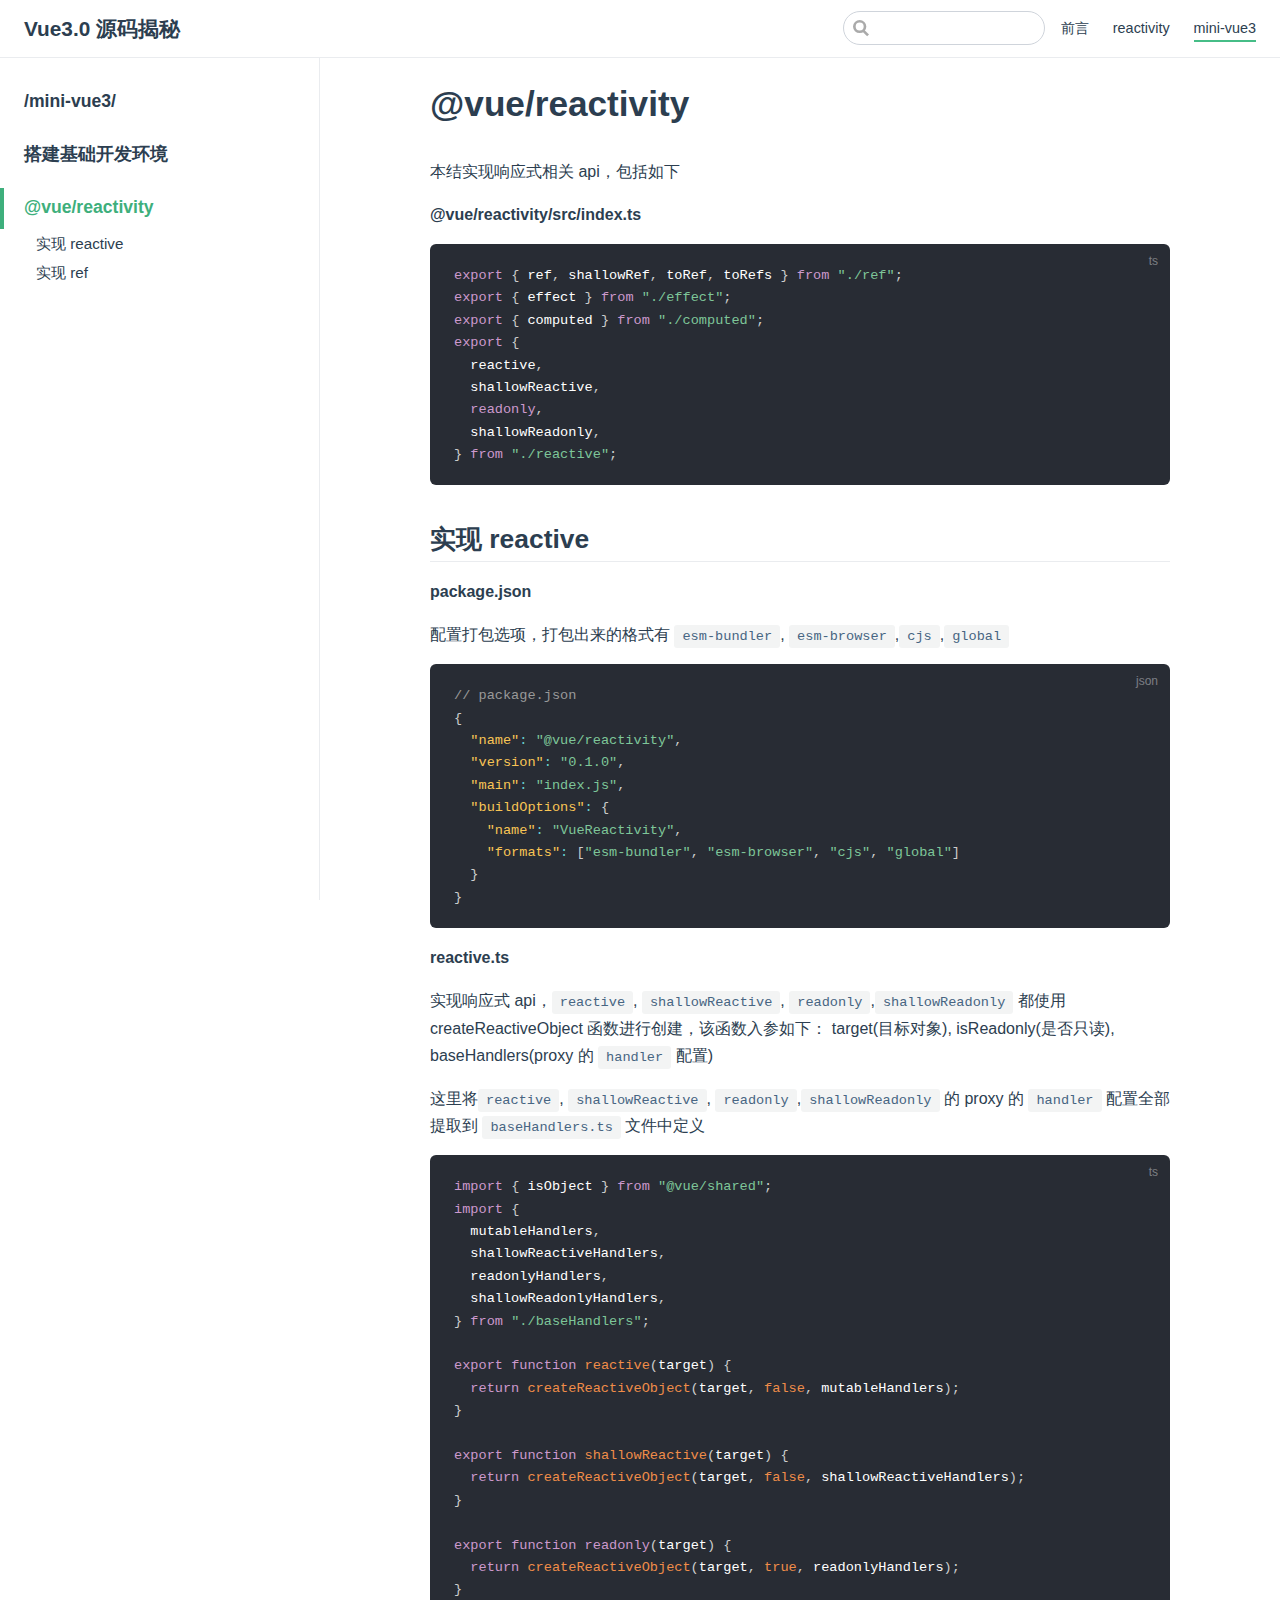
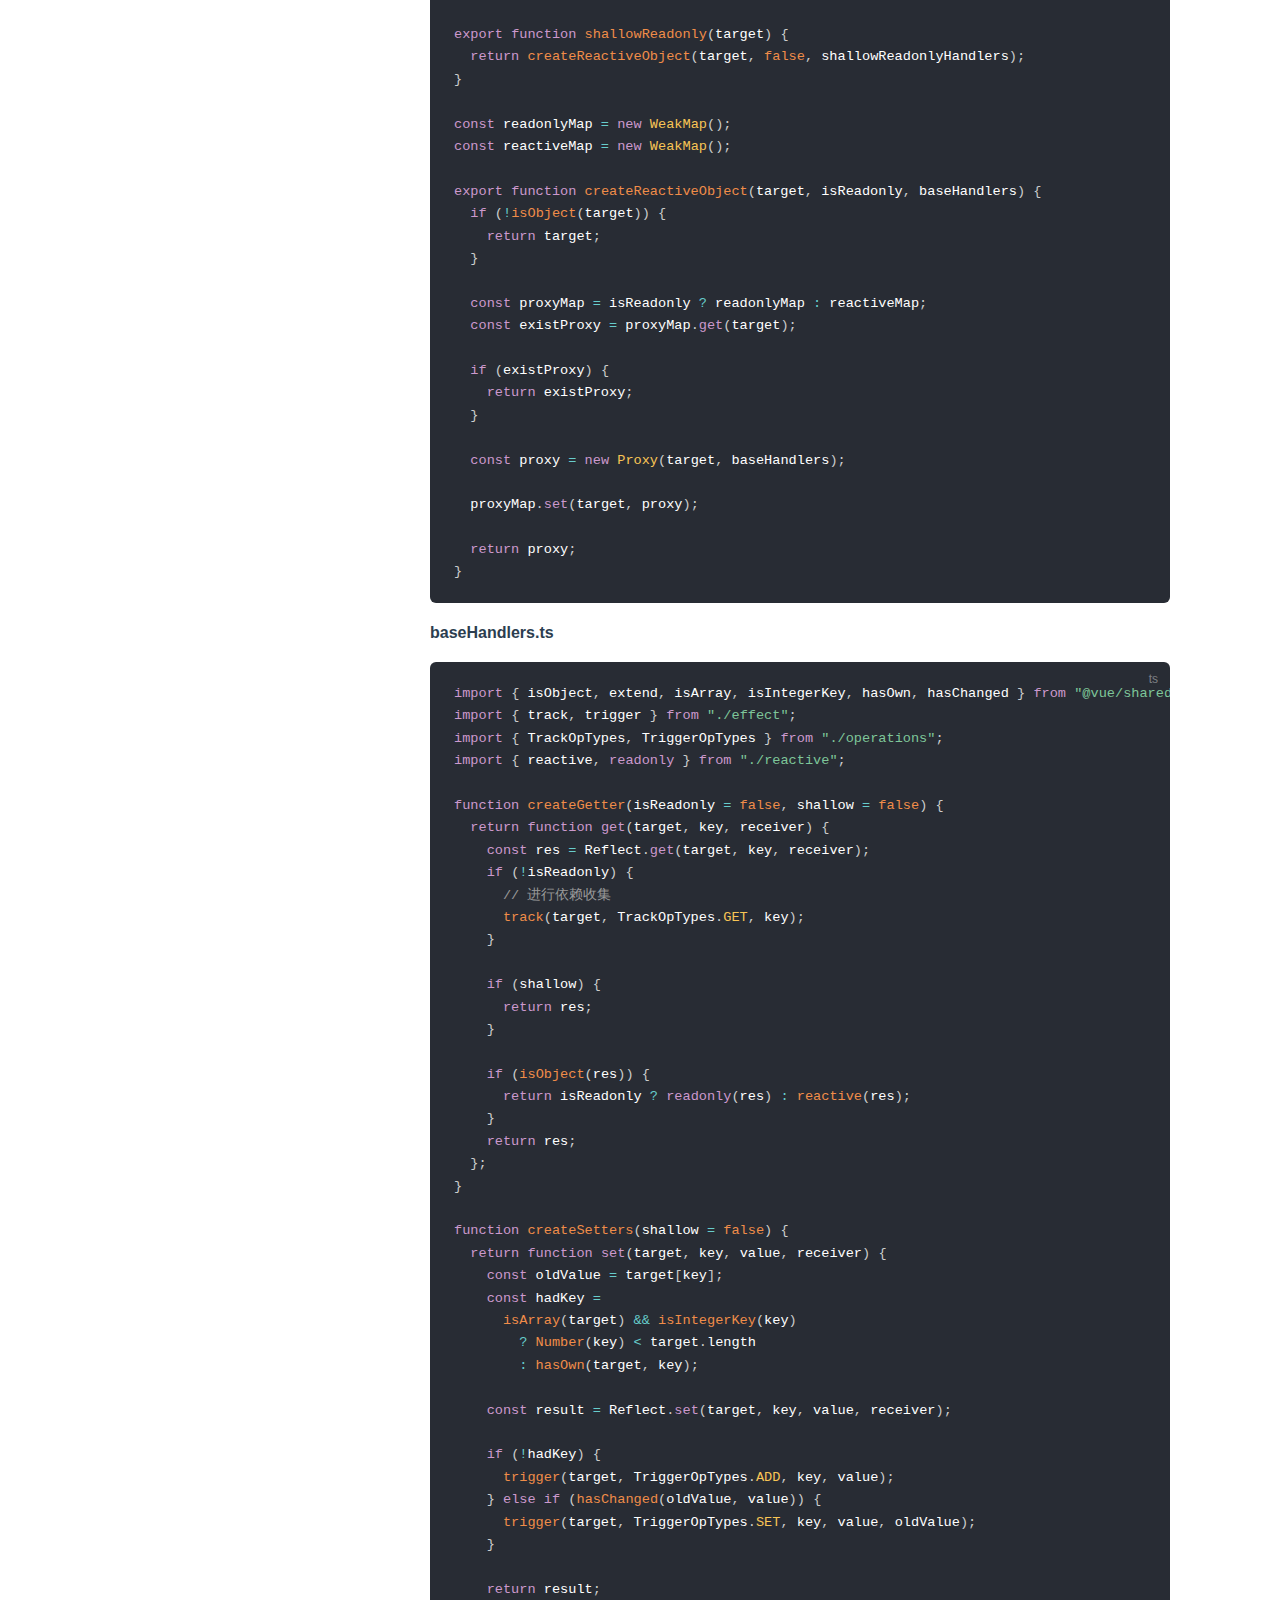
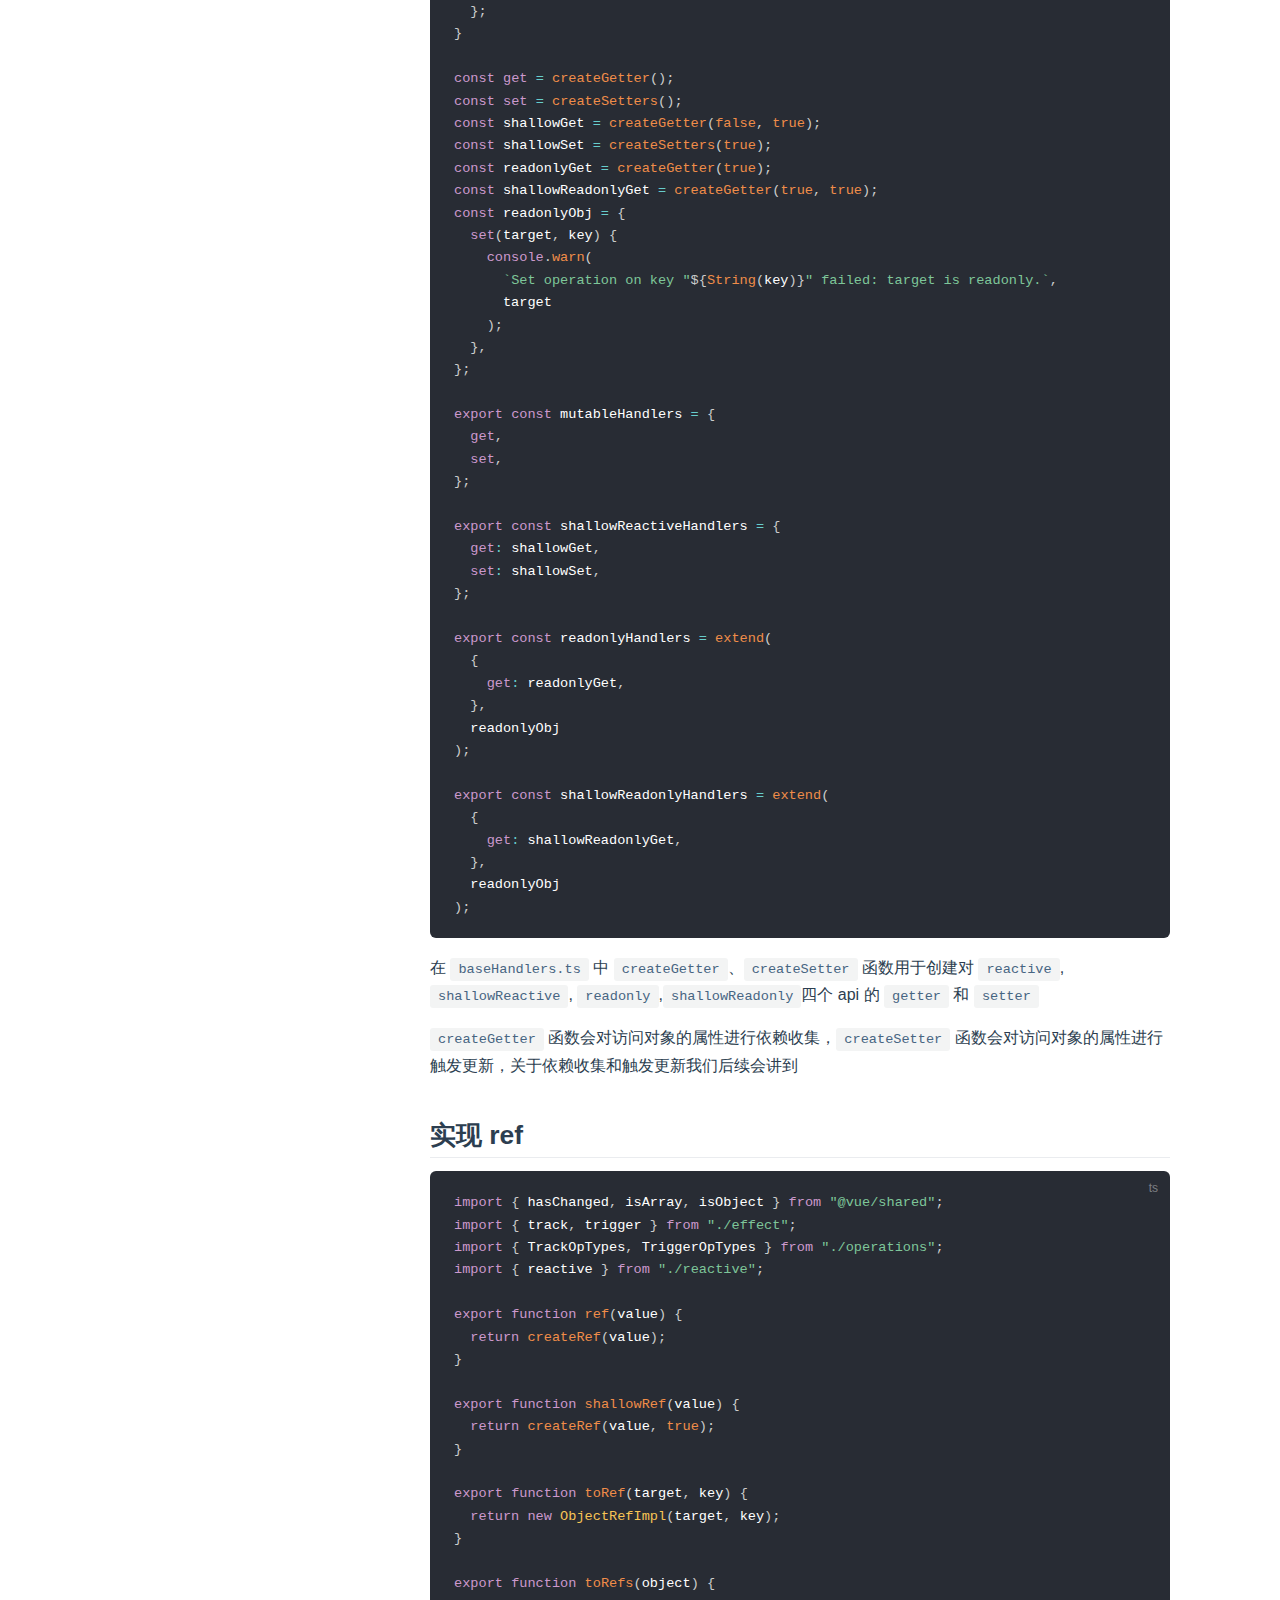
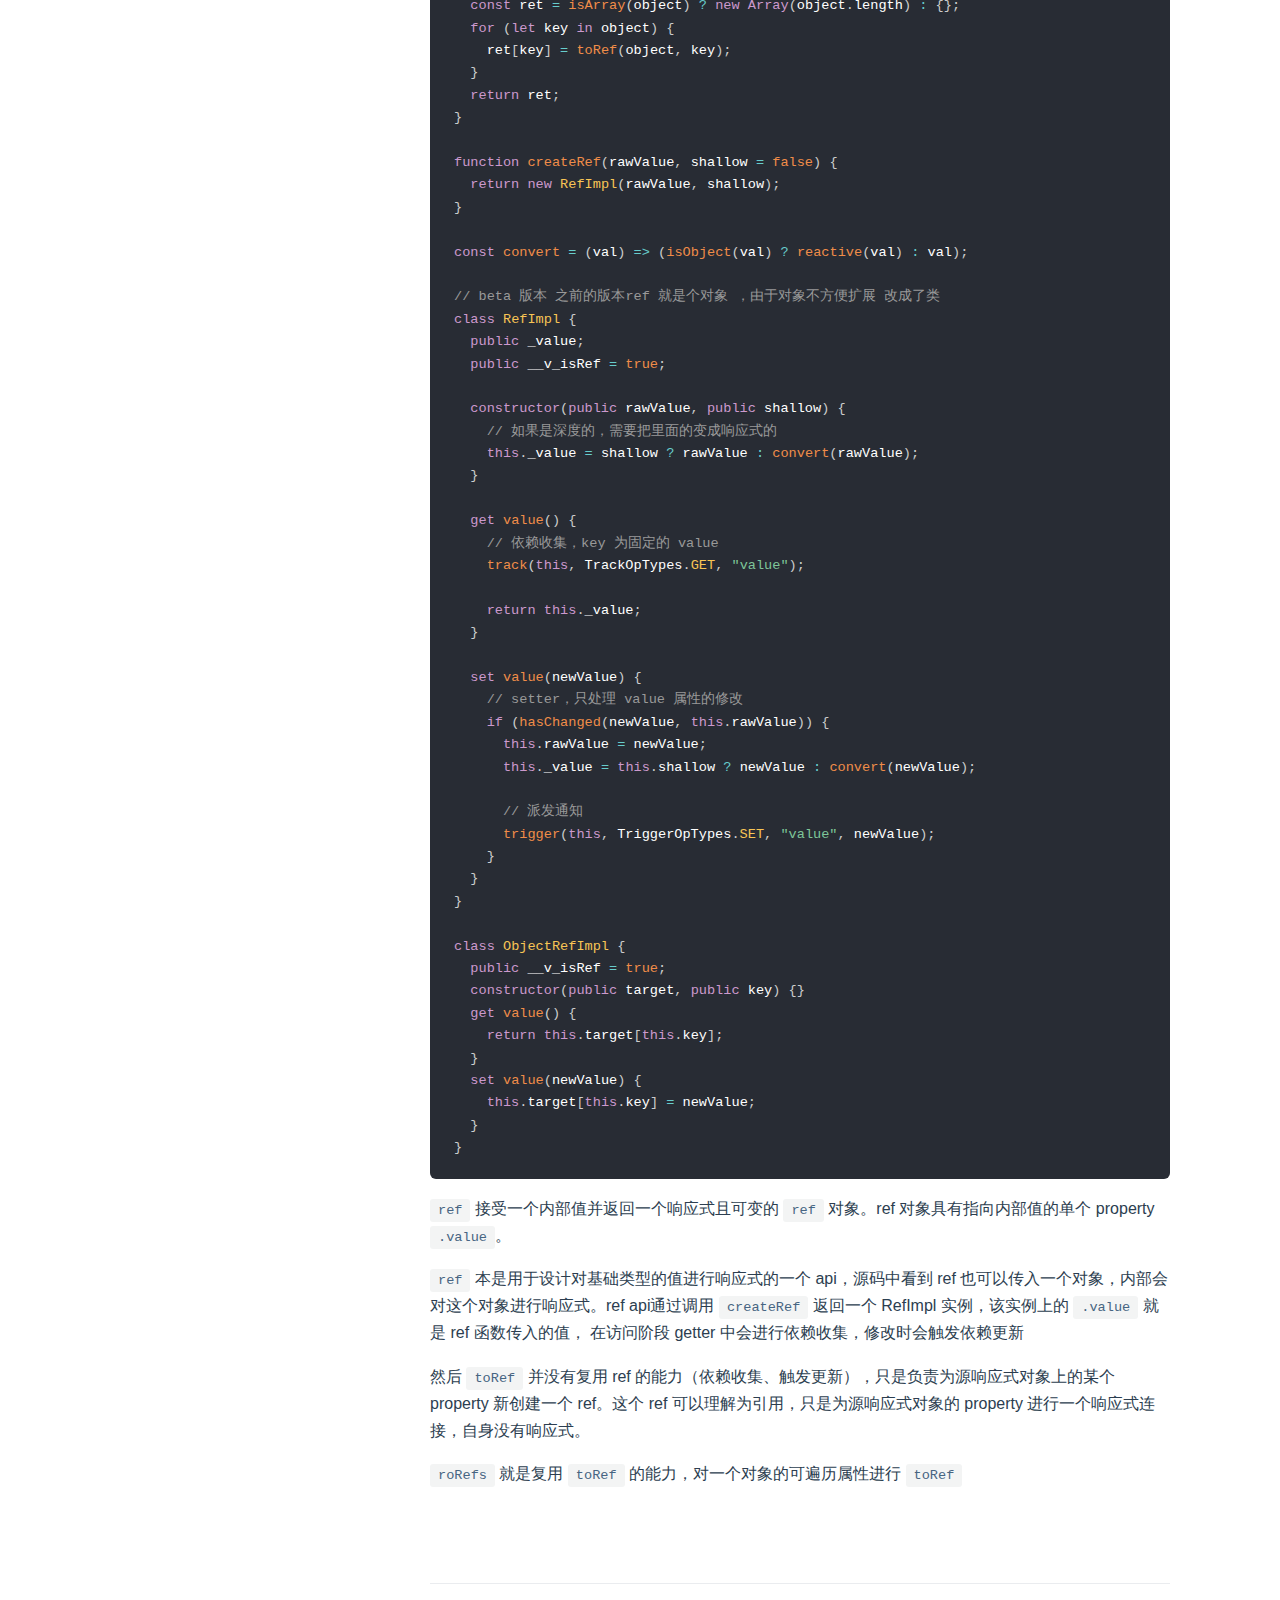
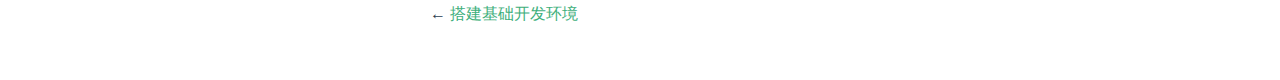
<file: vue3.0-analysis/mini-vue3/reactivity.html>
<!DOCTYPE html>
<html lang="en-US">
  <head>
    <meta charset="utf-8">
    <meta name="viewport" content="width=device-width,initial-scale=1">
    <title>@vue/reactivity | Vue3.0 源码揭秘</title>
    <meta name="generator" content="VuePress 1.8.2">
    
    <meta name="description" content="Just playing around">
    
    <link rel="preload" href="/vue3.0-analysis/assets/css/0.styles.314b9cfd.css" as="style"><link rel="preload" href="/vue3.0-analysis/assets/js/app.82174e5c.js" as="script"><link rel="preload" href="/vue3.0-analysis/assets/js/2.14b67320.js" as="script"><link rel="preload" href="/vue3.0-analysis/assets/js/10.c9bc0e73.js" as="script"><link rel="prefetch" href="/vue3.0-analysis/assets/js/11.abe1a181.js"><link rel="prefetch" href="/vue3.0-analysis/assets/js/12.e35a1a71.js"><link rel="prefetch" href="/vue3.0-analysis/assets/js/3.0590f80b.js"><link rel="prefetch" href="/vue3.0-analysis/assets/js/4.16dfa97b.js"><link rel="prefetch" href="/vue3.0-analysis/assets/js/5.878af4c4.js"><link rel="prefetch" href="/vue3.0-analysis/assets/js/6.9c0fbe94.js"><link rel="prefetch" href="/vue3.0-analysis/assets/js/7.84cbeac9.js"><link rel="prefetch" href="/vue3.0-analysis/assets/js/8.d106df6a.js"><link rel="prefetch" href="/vue3.0-analysis/assets/js/9.78363456.js">
    <link rel="stylesheet" href="/vue3.0-analysis/assets/css/0.styles.314b9cfd.css">
  </head>
  <body>
    <div id="app" data-server-rendered="true"><div class="theme-container"><header class="navbar"><div class="sidebar-button"><svg xmlns="http://www.w3.org/2000/svg" aria-hidden="true" role="img" viewBox="0 0 448 512" class="icon"><path fill="currentColor" d="M436 124H12c-6.627 0-12-5.373-12-12V80c0-6.627 5.373-12 12-12h424c6.627 0 12 5.373 12 12v32c0 6.627-5.373 12-12 12zm0 160H12c-6.627 0-12-5.373-12-12v-32c0-6.627 5.373-12 12-12h424c6.627 0 12 5.373 12 12v32c0 6.627-5.373 12-12 12zm0 160H12c-6.627 0-12-5.373-12-12v-32c0-6.627 5.373-12 12-12h424c6.627 0 12 5.373 12 12v32c0 6.627-5.373 12-12 12z"></path></svg></div> <a href="/vue3.0-analysis/" class="home-link router-link-active"><!----> <span class="site-name">Vue3.0 源码揭秘</span></a> <div class="links"><div class="search-box"><input aria-label="Search" autocomplete="off" spellcheck="false" value=""> <!----></div> <nav class="nav-links can-hide"><div class="nav-item"><a href="/vue3.0-analysis/preface/" class="nav-link">
  前言
</a></div><div class="nav-item"><a href="/vue3.0-analysis/reactivity/" class="nav-link">
  reactivity
</a></div><div class="nav-item"><a href="/vue3.0-analysis/mini-vue3/" class="nav-link router-link-active">
  mini-vue3
</a></div> <!----></nav></div></header> <div class="sidebar-mask"></div> <aside class="sidebar"><nav class="nav-links"><div class="nav-item"><a href="/vue3.0-analysis/preface/" class="nav-link">
  前言
</a></div><div class="nav-item"><a href="/vue3.0-analysis/reactivity/" class="nav-link">
  reactivity
</a></div><div class="nav-item"><a href="/vue3.0-analysis/mini-vue3/" class="nav-link router-link-active">
  mini-vue3
</a></div> <!----></nav>  <ul class="sidebar-links"><li><a href="/vue3.0-analysis/mini-vue3/" aria-current="page" class="sidebar-link">/mini-vue3/</a></li><li><a href="/vue3.0-analysis/mini-vue3/base-env.html" class="sidebar-link">搭建基础开发环境</a></li><li><a href="/vue3.0-analysis/mini-vue3/reactivity.html" aria-current="page" class="active sidebar-link">@vue/reactivity</a><ul class="sidebar-sub-headers"><li class="sidebar-sub-header"><a href="/vue3.0-analysis/mini-vue3/reactivity.html#实现-reactive" class="sidebar-link">实现 reactive</a></li><li class="sidebar-sub-header"><a href="/vue3.0-analysis/mini-vue3/reactivity.html#实现-ref" class="sidebar-link">实现 ref</a></li></ul></li></ul> </aside> <main class="page"> <div class="theme-default-content content__default"><h1 id="vue-reactivity"><a href="#vue-reactivity" class="header-anchor">#</a> @vue/reactivity</h1> <p>本结实现响应式相关 api，包括如下</p> <p><strong>@vue/reactivity/src/index.ts</strong></p> <div class="language-typescript extra-class"><pre class="language-typescript"><code><span class="token keyword">export</span> <span class="token punctuation">{</span> ref<span class="token punctuation">,</span> shallowRef<span class="token punctuation">,</span> toRef<span class="token punctuation">,</span> toRefs <span class="token punctuation">}</span> <span class="token keyword">from</span> <span class="token string">&quot;./ref&quot;</span><span class="token punctuation">;</span>
<span class="token keyword">export</span> <span class="token punctuation">{</span> effect <span class="token punctuation">}</span> <span class="token keyword">from</span> <span class="token string">&quot;./effect&quot;</span><span class="token punctuation">;</span>
<span class="token keyword">export</span> <span class="token punctuation">{</span> computed <span class="token punctuation">}</span> <span class="token keyword">from</span> <span class="token string">&quot;./computed&quot;</span><span class="token punctuation">;</span>
<span class="token keyword">export</span> <span class="token punctuation">{</span>
  reactive<span class="token punctuation">,</span>
  shallowReactive<span class="token punctuation">,</span>
  <span class="token keyword">readonly</span><span class="token punctuation">,</span>
  shallowReadonly<span class="token punctuation">,</span>
<span class="token punctuation">}</span> <span class="token keyword">from</span> <span class="token string">&quot;./reactive&quot;</span><span class="token punctuation">;</span>
</code></pre></div><h2 id="实现-reactive"><a href="#实现-reactive" class="header-anchor">#</a> 实现 reactive</h2> <p><strong>package.json</strong></p> <p>配置打包选项，打包出来的格式有 <code>esm-bundler</code>, <code>esm-browser</code>,<code>cjs</code>,<code>global</code></p> <div class="language-json extra-class"><pre class="language-json"><code><span class="token comment">// package.json</span>
<span class="token punctuation">{</span>
  <span class="token property">&quot;name&quot;</span><span class="token operator">:</span> <span class="token string">&quot;@vue/reactivity&quot;</span><span class="token punctuation">,</span>
  <span class="token property">&quot;version&quot;</span><span class="token operator">:</span> <span class="token string">&quot;0.1.0&quot;</span><span class="token punctuation">,</span>
  <span class="token property">&quot;main&quot;</span><span class="token operator">:</span> <span class="token string">&quot;index.js&quot;</span><span class="token punctuation">,</span>
  <span class="token property">&quot;buildOptions&quot;</span><span class="token operator">:</span> <span class="token punctuation">{</span>
    <span class="token property">&quot;name&quot;</span><span class="token operator">:</span> <span class="token string">&quot;VueReactivity&quot;</span><span class="token punctuation">,</span>
    <span class="token property">&quot;formats&quot;</span><span class="token operator">:</span> <span class="token punctuation">[</span><span class="token string">&quot;esm-bundler&quot;</span><span class="token punctuation">,</span> <span class="token string">&quot;esm-browser&quot;</span><span class="token punctuation">,</span> <span class="token string">&quot;cjs&quot;</span><span class="token punctuation">,</span> <span class="token string">&quot;global&quot;</span><span class="token punctuation">]</span>
  <span class="token punctuation">}</span>
<span class="token punctuation">}</span>
</code></pre></div><p><strong>reactive.ts</strong></p> <p>实现响应式 api，<code>reactive</code>, <code>shallowReactive</code>, <code>readonly</code>,<code>shallowReadonly</code> 都使用 createReactiveObject 函数进行创建，该函数入参如下： target(目标对象), isReadonly(是否只读), baseHandlers(proxy 的 <code>handler</code> 配置)</p> <p>这里将<code>reactive</code>, <code>shallowReactive</code>, <code>readonly</code>,<code>shallowReadonly</code> 的 proxy 的 <code>handler</code> 配置全部提取到 <code>baseHandlers.ts</code> 文件中定义</p> <div class="language-ts extra-class"><pre class="language-ts"><code><span class="token keyword">import</span> <span class="token punctuation">{</span> isObject <span class="token punctuation">}</span> <span class="token keyword">from</span> <span class="token string">&quot;@vue/shared&quot;</span><span class="token punctuation">;</span>
<span class="token keyword">import</span> <span class="token punctuation">{</span>
  mutableHandlers<span class="token punctuation">,</span>
  shallowReactiveHandlers<span class="token punctuation">,</span>
  readonlyHandlers<span class="token punctuation">,</span>
  shallowReadonlyHandlers<span class="token punctuation">,</span>
<span class="token punctuation">}</span> <span class="token keyword">from</span> <span class="token string">&quot;./baseHandlers&quot;</span><span class="token punctuation">;</span>

<span class="token keyword">export</span> <span class="token keyword">function</span> <span class="token function">reactive</span><span class="token punctuation">(</span>target<span class="token punctuation">)</span> <span class="token punctuation">{</span>
  <span class="token keyword">return</span> <span class="token function">createReactiveObject</span><span class="token punctuation">(</span>target<span class="token punctuation">,</span> <span class="token boolean">false</span><span class="token punctuation">,</span> mutableHandlers<span class="token punctuation">)</span><span class="token punctuation">;</span>
<span class="token punctuation">}</span>

<span class="token keyword">export</span> <span class="token keyword">function</span> <span class="token function">shallowReactive</span><span class="token punctuation">(</span>target<span class="token punctuation">)</span> <span class="token punctuation">{</span>
  <span class="token keyword">return</span> <span class="token function">createReactiveObject</span><span class="token punctuation">(</span>target<span class="token punctuation">,</span> <span class="token boolean">false</span><span class="token punctuation">,</span> shallowReactiveHandlers<span class="token punctuation">)</span><span class="token punctuation">;</span>
<span class="token punctuation">}</span>

<span class="token keyword">export</span> <span class="token keyword">function</span> <span class="token keyword">readonly</span><span class="token punctuation">(</span>target<span class="token punctuation">)</span> <span class="token punctuation">{</span>
  <span class="token keyword">return</span> <span class="token function">createReactiveObject</span><span class="token punctuation">(</span>target<span class="token punctuation">,</span> <span class="token boolean">true</span><span class="token punctuation">,</span> readonlyHandlers<span class="token punctuation">)</span><span class="token punctuation">;</span>
<span class="token punctuation">}</span>

<span class="token keyword">export</span> <span class="token keyword">function</span> <span class="token function">shallowReadonly</span><span class="token punctuation">(</span>target<span class="token punctuation">)</span> <span class="token punctuation">{</span>
  <span class="token keyword">return</span> <span class="token function">createReactiveObject</span><span class="token punctuation">(</span>target<span class="token punctuation">,</span> <span class="token boolean">false</span><span class="token punctuation">,</span> shallowReadonlyHandlers<span class="token punctuation">)</span><span class="token punctuation">;</span>
<span class="token punctuation">}</span>

<span class="token keyword">const</span> readonlyMap <span class="token operator">=</span> <span class="token keyword">new</span> <span class="token class-name">WeakMap</span><span class="token punctuation">(</span><span class="token punctuation">)</span><span class="token punctuation">;</span>
<span class="token keyword">const</span> reactiveMap <span class="token operator">=</span> <span class="token keyword">new</span> <span class="token class-name">WeakMap</span><span class="token punctuation">(</span><span class="token punctuation">)</span><span class="token punctuation">;</span>

<span class="token keyword">export</span> <span class="token keyword">function</span> <span class="token function">createReactiveObject</span><span class="token punctuation">(</span>target<span class="token punctuation">,</span> isReadonly<span class="token punctuation">,</span> baseHandlers<span class="token punctuation">)</span> <span class="token punctuation">{</span>
  <span class="token keyword">if</span> <span class="token punctuation">(</span><span class="token operator">!</span><span class="token function">isObject</span><span class="token punctuation">(</span>target<span class="token punctuation">)</span><span class="token punctuation">)</span> <span class="token punctuation">{</span>
    <span class="token keyword">return</span> target<span class="token punctuation">;</span>
  <span class="token punctuation">}</span>

  <span class="token keyword">const</span> proxyMap <span class="token operator">=</span> isReadonly <span class="token operator">?</span> readonlyMap <span class="token operator">:</span> reactiveMap<span class="token punctuation">;</span>
  <span class="token keyword">const</span> existProxy <span class="token operator">=</span> proxyMap<span class="token punctuation">.</span><span class="token keyword">get</span><span class="token punctuation">(</span>target<span class="token punctuation">)</span><span class="token punctuation">;</span>
  
  <span class="token keyword">if</span> <span class="token punctuation">(</span>existProxy<span class="token punctuation">)</span> <span class="token punctuation">{</span>
    <span class="token keyword">return</span> existProxy<span class="token punctuation">;</span>
  <span class="token punctuation">}</span>

  <span class="token keyword">const</span> proxy <span class="token operator">=</span> <span class="token keyword">new</span> <span class="token class-name">Proxy</span><span class="token punctuation">(</span>target<span class="token punctuation">,</span> baseHandlers<span class="token punctuation">)</span><span class="token punctuation">;</span>

  proxyMap<span class="token punctuation">.</span><span class="token keyword">set</span><span class="token punctuation">(</span>target<span class="token punctuation">,</span> proxy<span class="token punctuation">)</span><span class="token punctuation">;</span>

  <span class="token keyword">return</span> proxy<span class="token punctuation">;</span>
<span class="token punctuation">}</span>
</code></pre></div><p><strong>baseHandlers.ts</strong></p> <div class="language-ts extra-class"><pre class="language-ts"><code><span class="token keyword">import</span> <span class="token punctuation">{</span> isObject<span class="token punctuation">,</span> extend<span class="token punctuation">,</span> isArray<span class="token punctuation">,</span> isIntegerKey<span class="token punctuation">,</span> hasOwn<span class="token punctuation">,</span> hasChanged <span class="token punctuation">}</span> <span class="token keyword">from</span> <span class="token string">&quot;@vue/shared&quot;</span><span class="token punctuation">;</span>
<span class="token keyword">import</span> <span class="token punctuation">{</span> track<span class="token punctuation">,</span> trigger <span class="token punctuation">}</span> <span class="token keyword">from</span> <span class="token string">&quot;./effect&quot;</span><span class="token punctuation">;</span>
<span class="token keyword">import</span> <span class="token punctuation">{</span> TrackOpTypes<span class="token punctuation">,</span> TriggerOpTypes <span class="token punctuation">}</span> <span class="token keyword">from</span> <span class="token string">&quot;./operations&quot;</span><span class="token punctuation">;</span>
<span class="token keyword">import</span> <span class="token punctuation">{</span> reactive<span class="token punctuation">,</span> <span class="token keyword">readonly</span> <span class="token punctuation">}</span> <span class="token keyword">from</span> <span class="token string">&quot;./reactive&quot;</span><span class="token punctuation">;</span>

<span class="token keyword">function</span> <span class="token function">createGetter</span><span class="token punctuation">(</span>isReadonly <span class="token operator">=</span> <span class="token boolean">false</span><span class="token punctuation">,</span> shallow <span class="token operator">=</span> <span class="token boolean">false</span><span class="token punctuation">)</span> <span class="token punctuation">{</span>
  <span class="token keyword">return</span> <span class="token keyword">function</span> <span class="token keyword">get</span><span class="token punctuation">(</span>target<span class="token punctuation">,</span> key<span class="token punctuation">,</span> receiver<span class="token punctuation">)</span> <span class="token punctuation">{</span>
    <span class="token keyword">const</span> res <span class="token operator">=</span> Reflect<span class="token punctuation">.</span><span class="token keyword">get</span><span class="token punctuation">(</span>target<span class="token punctuation">,</span> key<span class="token punctuation">,</span> receiver<span class="token punctuation">)</span><span class="token punctuation">;</span>
    <span class="token keyword">if</span> <span class="token punctuation">(</span><span class="token operator">!</span>isReadonly<span class="token punctuation">)</span> <span class="token punctuation">{</span>
      <span class="token comment">// 进行依赖收集</span>
      <span class="token function">track</span><span class="token punctuation">(</span>target<span class="token punctuation">,</span> TrackOpTypes<span class="token punctuation">.</span><span class="token constant">GET</span><span class="token punctuation">,</span> key<span class="token punctuation">)</span><span class="token punctuation">;</span>
    <span class="token punctuation">}</span>

    <span class="token keyword">if</span> <span class="token punctuation">(</span>shallow<span class="token punctuation">)</span> <span class="token punctuation">{</span>
      <span class="token keyword">return</span> res<span class="token punctuation">;</span>
    <span class="token punctuation">}</span>

    <span class="token keyword">if</span> <span class="token punctuation">(</span><span class="token function">isObject</span><span class="token punctuation">(</span>res<span class="token punctuation">)</span><span class="token punctuation">)</span> <span class="token punctuation">{</span>
      <span class="token keyword">return</span> isReadonly <span class="token operator">?</span> <span class="token keyword">readonly</span><span class="token punctuation">(</span>res<span class="token punctuation">)</span> <span class="token operator">:</span> <span class="token function">reactive</span><span class="token punctuation">(</span>res<span class="token punctuation">)</span><span class="token punctuation">;</span>
    <span class="token punctuation">}</span>
    <span class="token keyword">return</span> res<span class="token punctuation">;</span>
  <span class="token punctuation">}</span><span class="token punctuation">;</span>
<span class="token punctuation">}</span>

<span class="token keyword">function</span> <span class="token function">createSetters</span><span class="token punctuation">(</span>shallow <span class="token operator">=</span> <span class="token boolean">false</span><span class="token punctuation">)</span> <span class="token punctuation">{</span>
  <span class="token keyword">return</span> <span class="token keyword">function</span> <span class="token keyword">set</span><span class="token punctuation">(</span>target<span class="token punctuation">,</span> key<span class="token punctuation">,</span> value<span class="token punctuation">,</span> receiver<span class="token punctuation">)</span> <span class="token punctuation">{</span>
    <span class="token keyword">const</span> oldValue <span class="token operator">=</span> target<span class="token punctuation">[</span>key<span class="token punctuation">]</span><span class="token punctuation">;</span>
    <span class="token keyword">const</span> hadKey <span class="token operator">=</span>
      <span class="token function">isArray</span><span class="token punctuation">(</span>target<span class="token punctuation">)</span> <span class="token operator">&amp;&amp;</span> <span class="token function">isIntegerKey</span><span class="token punctuation">(</span>key<span class="token punctuation">)</span>
        <span class="token operator">?</span> <span class="token function">Number</span><span class="token punctuation">(</span>key<span class="token punctuation">)</span> <span class="token operator">&lt;</span> target<span class="token punctuation">.</span>length
        <span class="token operator">:</span> <span class="token function">hasOwn</span><span class="token punctuation">(</span>target<span class="token punctuation">,</span> key<span class="token punctuation">)</span><span class="token punctuation">;</span>

    <span class="token keyword">const</span> result <span class="token operator">=</span> Reflect<span class="token punctuation">.</span><span class="token keyword">set</span><span class="token punctuation">(</span>target<span class="token punctuation">,</span> key<span class="token punctuation">,</span> value<span class="token punctuation">,</span> receiver<span class="token punctuation">)</span><span class="token punctuation">;</span>

    <span class="token keyword">if</span> <span class="token punctuation">(</span><span class="token operator">!</span>hadKey<span class="token punctuation">)</span> <span class="token punctuation">{</span>
      <span class="token function">trigger</span><span class="token punctuation">(</span>target<span class="token punctuation">,</span> TriggerOpTypes<span class="token punctuation">.</span><span class="token constant">ADD</span><span class="token punctuation">,</span> key<span class="token punctuation">,</span> value<span class="token punctuation">)</span><span class="token punctuation">;</span>
    <span class="token punctuation">}</span> <span class="token keyword">else</span> <span class="token keyword">if</span> <span class="token punctuation">(</span><span class="token function">hasChanged</span><span class="token punctuation">(</span>oldValue<span class="token punctuation">,</span> value<span class="token punctuation">)</span><span class="token punctuation">)</span> <span class="token punctuation">{</span>
      <span class="token function">trigger</span><span class="token punctuation">(</span>target<span class="token punctuation">,</span> TriggerOpTypes<span class="token punctuation">.</span><span class="token constant">SET</span><span class="token punctuation">,</span> key<span class="token punctuation">,</span> value<span class="token punctuation">,</span> oldValue<span class="token punctuation">)</span><span class="token punctuation">;</span>
    <span class="token punctuation">}</span>

    <span class="token keyword">return</span> result<span class="token punctuation">;</span>
  <span class="token punctuation">}</span><span class="token punctuation">;</span>
<span class="token punctuation">}</span>

<span class="token keyword">const</span> <span class="token keyword">get</span> <span class="token operator">=</span> <span class="token function">createGetter</span><span class="token punctuation">(</span><span class="token punctuation">)</span><span class="token punctuation">;</span>
<span class="token keyword">const</span> <span class="token keyword">set</span> <span class="token operator">=</span> <span class="token function">createSetters</span><span class="token punctuation">(</span><span class="token punctuation">)</span><span class="token punctuation">;</span>
<span class="token keyword">const</span> shallowGet <span class="token operator">=</span> <span class="token function">createGetter</span><span class="token punctuation">(</span><span class="token boolean">false</span><span class="token punctuation">,</span> <span class="token boolean">true</span><span class="token punctuation">)</span><span class="token punctuation">;</span>
<span class="token keyword">const</span> shallowSet <span class="token operator">=</span> <span class="token function">createSetters</span><span class="token punctuation">(</span><span class="token boolean">true</span><span class="token punctuation">)</span><span class="token punctuation">;</span>
<span class="token keyword">const</span> readonlyGet <span class="token operator">=</span> <span class="token function">createGetter</span><span class="token punctuation">(</span><span class="token boolean">true</span><span class="token punctuation">)</span><span class="token punctuation">;</span>
<span class="token keyword">const</span> shallowReadonlyGet <span class="token operator">=</span> <span class="token function">createGetter</span><span class="token punctuation">(</span><span class="token boolean">true</span><span class="token punctuation">,</span> <span class="token boolean">true</span><span class="token punctuation">)</span><span class="token punctuation">;</span>
<span class="token keyword">const</span> readonlyObj <span class="token operator">=</span> <span class="token punctuation">{</span>
  <span class="token keyword">set</span><span class="token punctuation">(</span>target<span class="token punctuation">,</span> key<span class="token punctuation">)</span> <span class="token punctuation">{</span>
    <span class="token builtin">console</span><span class="token punctuation">.</span><span class="token function">warn</span><span class="token punctuation">(</span>
      <span class="token template-string"><span class="token template-punctuation string">`</span><span class="token string">Set operation on key &quot;</span><span class="token interpolation"><span class="token interpolation-punctuation punctuation">${</span><span class="token function">String</span><span class="token punctuation">(</span>key<span class="token punctuation">)</span><span class="token interpolation-punctuation punctuation">}</span></span><span class="token string">&quot; failed: target is readonly.</span><span class="token template-punctuation string">`</span></span><span class="token punctuation">,</span>
      target
    <span class="token punctuation">)</span><span class="token punctuation">;</span>
  <span class="token punctuation">}</span><span class="token punctuation">,</span>
<span class="token punctuation">}</span><span class="token punctuation">;</span>

<span class="token keyword">export</span> <span class="token keyword">const</span> mutableHandlers <span class="token operator">=</span> <span class="token punctuation">{</span>
  <span class="token keyword">get</span><span class="token punctuation">,</span>
  <span class="token keyword">set</span><span class="token punctuation">,</span>
<span class="token punctuation">}</span><span class="token punctuation">;</span>

<span class="token keyword">export</span> <span class="token keyword">const</span> shallowReactiveHandlers <span class="token operator">=</span> <span class="token punctuation">{</span>
  <span class="token keyword">get</span><span class="token operator">:</span> shallowGet<span class="token punctuation">,</span>
  <span class="token keyword">set</span><span class="token operator">:</span> shallowSet<span class="token punctuation">,</span>
<span class="token punctuation">}</span><span class="token punctuation">;</span>

<span class="token keyword">export</span> <span class="token keyword">const</span> readonlyHandlers <span class="token operator">=</span> <span class="token function">extend</span><span class="token punctuation">(</span>
  <span class="token punctuation">{</span>
    <span class="token keyword">get</span><span class="token operator">:</span> readonlyGet<span class="token punctuation">,</span>
  <span class="token punctuation">}</span><span class="token punctuation">,</span>
  readonlyObj
<span class="token punctuation">)</span><span class="token punctuation">;</span>

<span class="token keyword">export</span> <span class="token keyword">const</span> shallowReadonlyHandlers <span class="token operator">=</span> <span class="token function">extend</span><span class="token punctuation">(</span>
  <span class="token punctuation">{</span>
    <span class="token keyword">get</span><span class="token operator">:</span> shallowReadonlyGet<span class="token punctuation">,</span>
  <span class="token punctuation">}</span><span class="token punctuation">,</span>
  readonlyObj
<span class="token punctuation">)</span><span class="token punctuation">;</span>
</code></pre></div><p>在 <code>baseHandlers.ts</code> 中 <code>createGetter</code>、<code>createSetter</code> 函数用于创建对 <code>reactive</code>, <code>shallowReactive</code>, <code>readonly</code>,<code>shallowReadonly</code>四个 api 的 <code>getter</code> 和 <code>setter</code></p> <p><code>createGetter</code> 函数会对访问对象的属性进行依赖收集，<code>createSetter</code> 函数会对访问对象的属性进行触发更新，关于依赖收集和触发更新我们后续会讲到</p> <h2 id="实现-ref"><a href="#实现-ref" class="header-anchor">#</a> 实现 ref</h2> <div class="language-ts extra-class"><pre class="language-ts"><code><span class="token keyword">import</span> <span class="token punctuation">{</span> hasChanged<span class="token punctuation">,</span> isArray<span class="token punctuation">,</span> isObject <span class="token punctuation">}</span> <span class="token keyword">from</span> <span class="token string">&quot;@vue/shared&quot;</span><span class="token punctuation">;</span>
<span class="token keyword">import</span> <span class="token punctuation">{</span> track<span class="token punctuation">,</span> trigger <span class="token punctuation">}</span> <span class="token keyword">from</span> <span class="token string">&quot;./effect&quot;</span><span class="token punctuation">;</span>
<span class="token keyword">import</span> <span class="token punctuation">{</span> TrackOpTypes<span class="token punctuation">,</span> TriggerOpTypes <span class="token punctuation">}</span> <span class="token keyword">from</span> <span class="token string">&quot;./operations&quot;</span><span class="token punctuation">;</span>
<span class="token keyword">import</span> <span class="token punctuation">{</span> reactive <span class="token punctuation">}</span> <span class="token keyword">from</span> <span class="token string">&quot;./reactive&quot;</span><span class="token punctuation">;</span>

<span class="token keyword">export</span> <span class="token keyword">function</span> <span class="token function">ref</span><span class="token punctuation">(</span>value<span class="token punctuation">)</span> <span class="token punctuation">{</span>
  <span class="token keyword">return</span> <span class="token function">createRef</span><span class="token punctuation">(</span>value<span class="token punctuation">)</span><span class="token punctuation">;</span>
<span class="token punctuation">}</span>

<span class="token keyword">export</span> <span class="token keyword">function</span> <span class="token function">shallowRef</span><span class="token punctuation">(</span>value<span class="token punctuation">)</span> <span class="token punctuation">{</span>
  <span class="token keyword">return</span> <span class="token function">createRef</span><span class="token punctuation">(</span>value<span class="token punctuation">,</span> <span class="token boolean">true</span><span class="token punctuation">)</span><span class="token punctuation">;</span>
<span class="token punctuation">}</span>

<span class="token keyword">export</span> <span class="token keyword">function</span> <span class="token function">toRef</span><span class="token punctuation">(</span>target<span class="token punctuation">,</span> key<span class="token punctuation">)</span> <span class="token punctuation">{</span>
  <span class="token keyword">return</span> <span class="token keyword">new</span> <span class="token class-name">ObjectRefImpl</span><span class="token punctuation">(</span>target<span class="token punctuation">,</span> key<span class="token punctuation">)</span><span class="token punctuation">;</span>
<span class="token punctuation">}</span>

<span class="token keyword">export</span> <span class="token keyword">function</span> <span class="token function">toRefs</span><span class="token punctuation">(</span>object<span class="token punctuation">)</span> <span class="token punctuation">{</span>
  <span class="token keyword">const</span> ret <span class="token operator">=</span> <span class="token function">isArray</span><span class="token punctuation">(</span>object<span class="token punctuation">)</span> <span class="token operator">?</span> <span class="token keyword">new</span> <span class="token class-name"><span class="token builtin">Array</span></span><span class="token punctuation">(</span>object<span class="token punctuation">.</span>length<span class="token punctuation">)</span> <span class="token operator">:</span> <span class="token punctuation">{</span><span class="token punctuation">}</span><span class="token punctuation">;</span>
  <span class="token keyword">for</span> <span class="token punctuation">(</span><span class="token keyword">let</span> key <span class="token keyword">in</span> object<span class="token punctuation">)</span> <span class="token punctuation">{</span>
    ret<span class="token punctuation">[</span>key<span class="token punctuation">]</span> <span class="token operator">=</span> <span class="token function">toRef</span><span class="token punctuation">(</span>object<span class="token punctuation">,</span> key<span class="token punctuation">)</span><span class="token punctuation">;</span>
  <span class="token punctuation">}</span>
  <span class="token keyword">return</span> ret<span class="token punctuation">;</span>
<span class="token punctuation">}</span>

<span class="token keyword">function</span> <span class="token function">createRef</span><span class="token punctuation">(</span>rawValue<span class="token punctuation">,</span> shallow <span class="token operator">=</span> <span class="token boolean">false</span><span class="token punctuation">)</span> <span class="token punctuation">{</span>
  <span class="token keyword">return</span> <span class="token keyword">new</span> <span class="token class-name">RefImpl</span><span class="token punctuation">(</span>rawValue<span class="token punctuation">,</span> shallow<span class="token punctuation">)</span><span class="token punctuation">;</span>
<span class="token punctuation">}</span>

<span class="token keyword">const</span> <span class="token function-variable function">convert</span> <span class="token operator">=</span> <span class="token punctuation">(</span>val<span class="token punctuation">)</span> <span class="token operator">=&gt;</span> <span class="token punctuation">(</span><span class="token function">isObject</span><span class="token punctuation">(</span>val<span class="token punctuation">)</span> <span class="token operator">?</span> <span class="token function">reactive</span><span class="token punctuation">(</span>val<span class="token punctuation">)</span> <span class="token operator">:</span> val<span class="token punctuation">)</span><span class="token punctuation">;</span>

<span class="token comment">// beta 版本 之前的版本ref 就是个对象 ，由于对象不方便扩展 改成了类</span>
<span class="token keyword">class</span> <span class="token class-name">RefImpl</span> <span class="token punctuation">{</span>
  <span class="token keyword">public</span> _value<span class="token punctuation">;</span>
  <span class="token keyword">public</span> __v_isRef <span class="token operator">=</span> <span class="token boolean">true</span><span class="token punctuation">;</span>

  <span class="token keyword">constructor</span><span class="token punctuation">(</span><span class="token keyword">public</span> rawValue<span class="token punctuation">,</span> <span class="token keyword">public</span> shallow<span class="token punctuation">)</span> <span class="token punctuation">{</span>
    <span class="token comment">// 如果是深度的，需要把里面的变成响应式的</span>
    <span class="token keyword">this</span><span class="token punctuation">.</span>_value <span class="token operator">=</span> shallow <span class="token operator">?</span> rawValue <span class="token operator">:</span> <span class="token function">convert</span><span class="token punctuation">(</span>rawValue<span class="token punctuation">)</span><span class="token punctuation">;</span>
  <span class="token punctuation">}</span>

  <span class="token keyword">get</span> <span class="token function">value</span><span class="token punctuation">(</span><span class="token punctuation">)</span> <span class="token punctuation">{</span>
    <span class="token comment">// 依赖收集，key 为固定的 value</span>
    <span class="token function">track</span><span class="token punctuation">(</span><span class="token keyword">this</span><span class="token punctuation">,</span> TrackOpTypes<span class="token punctuation">.</span><span class="token constant">GET</span><span class="token punctuation">,</span> <span class="token string">&quot;value&quot;</span><span class="token punctuation">)</span><span class="token punctuation">;</span>

    <span class="token keyword">return</span> <span class="token keyword">this</span><span class="token punctuation">.</span>_value<span class="token punctuation">;</span>
  <span class="token punctuation">}</span>

  <span class="token keyword">set</span> <span class="token function">value</span><span class="token punctuation">(</span>newValue<span class="token punctuation">)</span> <span class="token punctuation">{</span>
    <span class="token comment">// setter，只处理 value 属性的修改</span>
    <span class="token keyword">if</span> <span class="token punctuation">(</span><span class="token function">hasChanged</span><span class="token punctuation">(</span>newValue<span class="token punctuation">,</span> <span class="token keyword">this</span><span class="token punctuation">.</span>rawValue<span class="token punctuation">)</span><span class="token punctuation">)</span> <span class="token punctuation">{</span>
      <span class="token keyword">this</span><span class="token punctuation">.</span>rawValue <span class="token operator">=</span> newValue<span class="token punctuation">;</span>
      <span class="token keyword">this</span><span class="token punctuation">.</span>_value <span class="token operator">=</span> <span class="token keyword">this</span><span class="token punctuation">.</span>shallow <span class="token operator">?</span> newValue <span class="token operator">:</span> <span class="token function">convert</span><span class="token punctuation">(</span>newValue<span class="token punctuation">)</span><span class="token punctuation">;</span>

      <span class="token comment">// 派发通知</span>
      <span class="token function">trigger</span><span class="token punctuation">(</span><span class="token keyword">this</span><span class="token punctuation">,</span> TriggerOpTypes<span class="token punctuation">.</span><span class="token constant">SET</span><span class="token punctuation">,</span> <span class="token string">&quot;value&quot;</span><span class="token punctuation">,</span> newValue<span class="token punctuation">)</span><span class="token punctuation">;</span>
    <span class="token punctuation">}</span>
  <span class="token punctuation">}</span>
<span class="token punctuation">}</span>

<span class="token keyword">class</span> <span class="token class-name">ObjectRefImpl</span> <span class="token punctuation">{</span>
  <span class="token keyword">public</span> __v_isRef <span class="token operator">=</span> <span class="token boolean">true</span><span class="token punctuation">;</span>
  <span class="token keyword">constructor</span><span class="token punctuation">(</span><span class="token keyword">public</span> target<span class="token punctuation">,</span> <span class="token keyword">public</span> key<span class="token punctuation">)</span> <span class="token punctuation">{</span><span class="token punctuation">}</span>
  <span class="token keyword">get</span> <span class="token function">value</span><span class="token punctuation">(</span><span class="token punctuation">)</span> <span class="token punctuation">{</span>
    <span class="token keyword">return</span> <span class="token keyword">this</span><span class="token punctuation">.</span>target<span class="token punctuation">[</span><span class="token keyword">this</span><span class="token punctuation">.</span>key<span class="token punctuation">]</span><span class="token punctuation">;</span>
  <span class="token punctuation">}</span>
  <span class="token keyword">set</span> <span class="token function">value</span><span class="token punctuation">(</span>newValue<span class="token punctuation">)</span> <span class="token punctuation">{</span>
    <span class="token keyword">this</span><span class="token punctuation">.</span>target<span class="token punctuation">[</span><span class="token keyword">this</span><span class="token punctuation">.</span>key<span class="token punctuation">]</span> <span class="token operator">=</span> newValue<span class="token punctuation">;</span>
  <span class="token punctuation">}</span>
<span class="token punctuation">}</span>
</code></pre></div><p><code>ref</code> 接受一个内部值并返回一个响应式且可变的 <code>ref</code> 对象。ref 对象具有指向内部值的单个 property <code>.value</code>。</p> <p><code>ref</code> 本是用于设计对基础类型的值进行响应式的一个 api，源码中看到 ref 也可以传入一个对象，内部会对这个对象进行响应式。ref api通过调用 <code>createRef</code> 返回一个 RefImpl 实例，该实例上的 <code>.value</code> 就是 ref 函数传入的值， 在访问阶段 getter 中会进行依赖收集，修改时会触发依赖更新</p> <p>然后 <code>toRef</code> 并没有复用 ref 的能力（依赖收集、触发更新），只是负责为源响应式对象上的某个 property 新创建一个 ref。这个 ref 可以理解为引用，只是为源响应式对象的 property 进行一个响应式连接，自身没有响应式。</p> <p><code>roRefs</code> 就是复用 <code>toRef</code> 的能力，对一个对象的可遍历属性进行 <code>toRef</code></p></div> <footer class="page-edit"><!----> <!----></footer> <div class="page-nav"><p class="inner"><span class="prev">
      ←
      <a href="/vue3.0-analysis/mini-vue3/base-env.html" class="prev">
        搭建基础开发环境
      </a></span> <!----></p></div> </main></div><div class="global-ui"></div></div>
    <script src="/vue3.0-analysis/assets/js/app.82174e5c.js" defer></script><script src="/vue3.0-analysis/assets/js/2.14b67320.js" defer></script><script src="/vue3.0-analysis/assets/js/10.c9bc0e73.js" defer></script>
  </body>
</html>
</file>
<file: umi.css>
.__dumi-default-previewer{background-color:#fff;border:1px solid #ebedf1;border-radius:1px}[data-prefers-color=dark] .__dumi-default-previewer{background-color:#141414;border-color:#6b6c6d}.__dumi-default-previewer[data-debug]{margin-top:32px;border-color:#ffcb00}.__dumi-default-previewer[data-debug]:before{content:"DEV ONLY";float:left;margin-left:-1px;margin-top:-18px;padding:3px 6px;font-size:12px;line-height:1;background-color:#ffcb00;color:#735600;text-shadow:.5px .5px 0 hsla(0,0%,100%,.5);border-top-left-radius:1px;border-top-right-radius:1px}.__dumi-default-previewer[data-iframe] .__dumi-default-previewer-browser-nav{padding:2px 6px;background-color:#ebedf1}.__dumi-default-previewer[data-iframe] .__dumi-default-previewer-browser-nav:before{content:"";display:inline-block;width:12px;height:12px;border-radius:50%;background-color:#fd6458;box-shadow:20px 0 0 #ffbf2b,40px 0 0 #24cc3d}.__dumi-default-previewer[data-iframe] .__dumi-default-previewer-demo>iframe{border:0;width:100%;height:300px}.__dumi-default-previewer+.__dumi-default-previewer{margin-top:32px}.__dumi-default-previewer-demo{padding:40px 24px}.__dumi-default-previewer-target{border-color:rgba(69,105,212,.5);box-shadow:0 0 0 5px rgba(69,105,212,.05)}.__dumi-default-previewer-desc>div:last-child{padding:1.2em 1em 1em;color:#454d64;border-top:1px solid #ebedf1}[data-prefers-color=dark] .__dumi-default-previewer-desc>div:last-child{border-color:#6b6c6d}.__dumi-default-previewer-desc .markdown>p:first-child{margin-top:0}.__dumi-default-previewer-desc .markdown>p:last-child{margin-bottom:0}.__dumi-default-previewer-desc[data-title]{position:relative}.__dumi-default-previewer-desc[data-title]>a:first-child{position:absolute;top:0;left:1em;margin-left:-4px;padding:0 4px;color:#454d64;font-size:inherit;font-weight:500;background:linear-gradient(0deg,#fff,#fff 50%,hsla(0,0%,100%,0)) 100%;transform:translateY(-50%);pointer-events:auto;cursor:pointer}[data-prefers-color=dark] .__dumi-default-previewer-desc[data-title]>a:first-child{color:hsla(0,0%,100%,.85);background:linear-gradient(0deg,#141414,#141414 50%,hsla(0,0%,100%,0)) 100%}.__dumi-default-previewer-desc[data-title]:empty{padding-top:0}.__dumi-default-previewer-desc[data-title]:empty+.__dumi-default-previewer-actions{height:46px;border-top-style:solid}.__dumi-default-previewer-actions{display:flex;height:40px;padding:0 1em;align-items:center;border-top:1px dashed #ebedf1}[data-prefers-color=dark] .__dumi-default-previewer-actions{border-color:#6b6c6d}.__dumi-default-previewer-actions>a:not(:last-child),.__dumi-default-previewer-actions>button:not(:last-child){margin-right:8px}.__dumi-default-previewer-actions>a{display:flex}.__dumi-default-previewer-actions button{position:relative;display:inline-block;width:16px;height:16px;padding:0;border:0;box-sizing:border-box;cursor:pointer;opacity:.6;outline:none;transition:opacity .2s,background .2s}[data-prefers-color=dark] .__dumi-default-previewer-actions button{opacity:1}.__dumi-default-previewer-actions button:after{content:"";position:absolute;top:-8px;left:-8px;right:-8px;bottom:-8px}.__dumi-default-previewer-actions button:hover{opacity:.8}.__dumi-default-previewer-actions button:active{opacity:.9}.__dumi-default-previewer-actions button:disabled{opacity:.2;cursor:not-allowed}.__dumi-default-previewer-actions button[role=codesandbox]{background-position:-18px 0}.__dumi-default-previewer-actions button[role=codepen]{background-position:-36px 0}.__dumi-default-previewer-actions button[role=source]{background-position:-72px 0}.__dumi-default-previewer-actions button[role=change-jsx]{background-position:-90px 0}.__dumi-default-previewer-actions button[role=change-tsx]{background-position:-108px 0}.__dumi-default-previewer-actions button[role=open-demo]{background-position:-126px 0}.__dumi-default-previewer-actions button[role=motions]{background-position:-162px 0}.__dumi-default-previewer-actions button[role=sketch-component]{background-position:-182px 0}.__dumi-default-previewer-actions button[role=sketch-group]{background-position:-200px 0}.__dumi-default-previewer-actions button[role=copy][data-status=ready]{background-position:-54px 0}.__dumi-default-previewer-actions button[role=copy][data-status=copied]{pointer-events:none;background-position:-54px -16px}.__dumi-default-previewer-actions button[role=refresh]{background-position-x:-144px}.__dumi-default-previewer-actions>span{flex:1 1;display:inline-block}.__dumi-default-previewer-source{border-top:1px dashed #ebedf1}[data-prefers-color=dark] .__dumi-default-previewer-source{border-color:#6b6c6d}.__dumi-default-previewer-source-tab{border-top:1px dashed #ebedf1}[data-prefers-color=dark] .__dumi-default-previewer-source-tab{border-color:#6b6c6d}.__dumi-default-previewer-source-tab .__dumi-default-tabs-tab-btn{position:relative;padding-left:32px}.__dumi-default-previewer-source-tab .__dumi-default-tabs-tab-btn:after,.__dumi-default-previewer-source-tab .__dumi-default-tabs-tab-btn:before{content:"";position:absolute;margin-right:4px;display:inline-block}.__dumi-default-previewer-source-tab .__dumi-default-tabs-tab-btn:before{left:16px;top:50%;margin-top:-6px;width:10px;height:12px;border:1px solid #717484}.__dumi-default-previewer-source-tab .__dumi-default-tabs-tab-btn:after{top:50%;left:23px;margin-top:-7px;width:4px;height:4px;background:#fff;border-bottom:1px solid #717484;transform:rotate(45deg)}[data-prefers-color=dark] .__dumi-default-previewer-source-tab .__dumi-default-tabs-tab-btn:after{background:#141414}.__dumi-default-tabs{overflow:hidden}.__dumi-default-tabs.__dumi-default-tabs-top{flex-direction:column}.__dumi-default-tabs.__dumi-default-tabs-top .__dumi-default-tabs-ink-bar{bottom:0}.__dumi-default-tabs-nav{display:flex}.__dumi-default-tabs-nav-wrap{display:flex;white-space:nowrap;overflow:hidden}.__dumi-default-tabs-nav-wrap.__dumi-default-tabs-nav-wrap-ping-left{box-shadow:inset 5px 0 5px -5px rgba(0,0,0,.1)}.__dumi-default-tabs-nav-wrap.__dumi-default-tabs-nav-wrap-ping-right~*>.__dumi-default-tabs-nav-more{box-shadow:0 0 5px rgba(0,0,0,.1)}.__dumi-default-tabs-nav-list{position:relative;display:flex;transition:transform .2s}.__dumi-default-tabs-nav-more{height:100%;cursor:pointer;background:none;border:0;transition:box-shadow .2s}.__dumi-default-tabs-tab{display:flex}.__dumi-default-tabs-tab-btn{padding:0 16px;font-size:14px;line-height:36px;border:0;outline:none;background:transparent;box-sizing:border-box;cursor:pointer}.__dumi-default-tabs-tab-btn:hover{color:#4569d4}.__dumi-default-tabs-ink-bar{position:absolute;height:2px;background:#4569d4;transition:left .2s,width .2s;pointer-events:none}[data-prefers-color=dark] .__dumi-default-tabs-ink-bar{background:#7395f7}.__dumi-default-tabs-dropdown{position:absolute;background:#fff;border:1px solid #ebedf1;max-height:200px;overflow:auto}.__dumi-default-tabs-dropdown>ul{list-style:none;margin:0;padding:0}.__dumi-default-tabs-dropdown>ul>li{padding:4px 12px;font-size:14px;cursor:pointer}.__dumi-default-tabs-dropdown>ul>li:hover{color:#4569d4}.__dumi-default-tabs-dropdown>ul>li:not(:last-child){border-bottom:1px dashed #ebedf1}.__dumi-default-tabs-dropdown-hidden{display:none}code[class*=language-],pre[class*=language-]{color:#000;background:none;text-shadow:0 1px #fff;font-family:Consolas,Monaco,"Andale Mono","Ubuntu Mono",monospace;font-size:1em;text-align:left;white-space:pre;word-spacing:normal;word-break:normal;word-wrap:normal;line-height:1.5;-moz-tab-size:4;tab-size:4;-webkit-hyphens:none;-ms-hyphens:none;hyphens:none}code[class*=language-]::selection,code[class*=language-] ::selection,pre[class*=language-]::selection,pre[class*=language-] ::selection{text-shadow:none;background:#b3d4fc}@media print{code[class*=language-],pre[class*=language-]{text-shadow:none}}pre[class*=language-]{padding:1em;margin:.5em 0;overflow:auto}:not(pre)>code[class*=language-],pre[class*=language-]{background:#f5f2f0}:not(pre)>code[class*=language-]{padding:.1em;border-radius:.3em;white-space:normal}.token.cdata,.token.comment,.token.doctype,.token.prolog{color:#708090}.token.punctuation{color:#999}.token.namespace{opacity:.7}.token.boolean,.token.constant,.token.deleted,.token.number,.token.property,.token.symbol,.token.tag{color:#905}.token.attr-name,.token.builtin,.token.char,.token.inserted,.token.selector,.token.string{color:#690}.language-css .token.string,.style .token.string,.token.entity,.token.operator,.token.url{color:#9a6e3a;background:hsla(0,0%,100%,.5)}.token.atrule,.token.attr-value,.token.keyword{color:#07a}.token.class-name,.token.function{color:#dd4a68}.token.important,.token.regex,.token.variable{color:#e90}.token.bold,.token.important{font-weight:700}.token.italic{font-style:italic}.token.entity{cursor:help}.__dumi-default-code-block{position:relative;background-color:#f9fafb}[data-prefers-color=dark] .__dumi-default-code-block{color:hsla(0,0%,100%,.85);background:#262626}.__dumi-default-code-block+.__dumi-default-code-block,.__dumi-default-code-block+table{margin-top:16px}.__dumi-default-code-block>pre[class*=language-]{margin:0;background:transparent}.__dumi-default-code-block>pre[class*=language-] .token-line:not(:last-child) .plain:empty{display:inline-block;min-height:1em}.__dumi-default-code-block-copy-btn{position:absolute;top:1.1em;right:1em;display:inline-block;width:16px;height:16px;border:0;outline:none;cursor:pointer;opacity:.6;transition:opacity .2s,background .2s}.__dumi-default-code-block-copy-btn:hover{opacity:.8}.__dumi-default-code-block-copy-btn:active{opacity:.9}.__dumi-default-code-block-copy-btn[data-status=ready]{background-position:-54px 0}.__dumi-default-code-block-copy-btn[data-status=copied]{opacity:1;pointer-events:none;background-position:-54px -16px}.__dumi-default-code-block:not(:hover) .__dumi-default-code-block-copy-btn{visibility:hidden;opacity:0}code[class*=language-]::selection,code[class*=language-] ::selection,pre[class*=language-]::selection,pre[class*=language-] ::selection{color:inherit}[data-prefers-color=dark] code[class*=language-],[data-prefers-color=dark] pre[class*=language-]{color:hsla(0,0%,100%,.85);text-shadow:0 1px #000}[data-prefers-color=dark] code[class*=language-]::selection,[data-prefers-color=dark] code[class*=language-] ::selection,[data-prefers-color=dark] pre[class*=language-]::selection,[data-prefers-color=dark] pre[class*=language-] ::selection{background-color:#364a63}[data-prefers-color=dark] .language-css .token.string,[data-prefers-color=dark] .style .token.string,[data-prefers-color=dark] .token.entity,[data-prefers-color=dark] .token.operator,[data-prefers-color=dark] .token.url{background:transparent}[data-prefers-color=dark] .token.constant,[data-prefers-color=dark] .token.deleted,[data-prefers-color=dark] .token.property,[data-prefers-color=dark] .token.symbol,[data-prefers-color=dark] .token.tag{color:#f92672}[data-prefers-color=dark] .token.attr-name,[data-prefers-color=dark] .token.builtin,[data-prefers-color=dark] .token.char,[data-prefers-color=dark] .token.inserted,[data-prefers-color=dark] .token.selector,[data-prefers-color=dark] .token.string{color:#a6e22e}[data-prefers-color=dark] .token.atrule,[data-prefers-color=dark] .token.attr-value,[data-prefers-color=dark] .token.keyword{color:#e6db74}[data-prefers-color=dark] .token.punctuation{color:hsla(0,0%,100%,.85)}[data-prefers-color=dark] .token.keyword{color:#66d9ef}[data-prefers-color=dark] .token.boolean,[data-prefers-color=dark] .token.number{color:#ae81ff}.markdown{color:#454d64;font-size:15px;line-height:1.60625}[data-prefers-color=dark] .markdown{color:hsla(0,0%,100%,.65)}.markdown:not(:first-child):empty{min-height:32px}.markdown h1,.markdown h2,.markdown h3,.markdown h4,.markdown h5,.markdown h6{margin:42px 0 18px;color:#454d64;font-weight:500;line-height:1.40625}[data-prefers-color=dark] .markdown h1,[data-prefers-color=dark] .markdown h2,[data-prefers-color=dark] .markdown h3,[data-prefers-color=dark] .markdown h4,[data-prefers-color=dark] .markdown h5,[data-prefers-color=dark] .markdown h6{color:hsla(0,0%,100%,.85)}.markdown h1:hover>a[aria-hidden],.markdown h2:hover>a[aria-hidden],.markdown h3:hover>a[aria-hidden],.markdown h4:hover>a[aria-hidden],.markdown h5:hover>a[aria-hidden],.markdown h6:hover>a[aria-hidden]{float:left;margin-top:.06em;margin-left:-20px;width:20px;padding-right:4px;line-height:1;box-sizing:border-box}@media only screen and (max-width:767px){.markdown h1:hover>a[aria-hidden],.markdown h2:hover>a[aria-hidden],.markdown h3:hover>a[aria-hidden],.markdown h4:hover>a[aria-hidden],.markdown h5:hover>a[aria-hidden],.markdown h6:hover>a[aria-hidden]{width:14px;margin-left:-14px}}.markdown h1:hover>a[aria-hidden]:after,.markdown h2:hover>a[aria-hidden]:after,.markdown h3:hover>a[aria-hidden]:after,.markdown h4:hover>a[aria-hidden]:after,.markdown h5:hover>a[aria-hidden]:after,.markdown h6:hover>a[aria-hidden]:after{content:"#";display:inline-block;vertical-align:middle;font-size:20px}.markdown h1:hover>a[aria-hidden] span,.markdown h2:hover>a[aria-hidden] span,.markdown h3:hover>a[aria-hidden] span,.markdown h4:hover>a[aria-hidden] span,.markdown h5:hover>a[aria-hidden] span,.markdown h6:hover>a[aria-hidden] span{display:none}.markdown h1+h1,.markdown h1+h2,.markdown h1+h3,.markdown h1+h4,.markdown h1+h5,.markdown h1+h6,.markdown h2+h1,.markdown h2+h2,.markdown h2+h3,.markdown h2+h4,.markdown h2+h5,.markdown h2+h6,.markdown h3+h1,.markdown h3+h2,.markdown h3+h3,.markdown h3+h4,.markdown h3+h5,.markdown h3+h6,.markdown h4+h1,.markdown h4+h2,.markdown h4+h3,.markdown h4+h4,.markdown h4+h5,.markdown h4+h6,.markdown h5+h1,.markdown h5+h2,.markdown h5+h3,.markdown h5+h4,.markdown h5+h5,.markdown h5+h6,.markdown h6+h1,.markdown h6+h2,.markdown h6+h3,.markdown h6+h4,.markdown h6+h5,.markdown h6+h6{margin-top:16px}.markdown h1{margin-top:48px;margin-bottom:32px;font-size:32px}.markdown h2{font-size:24px}.markdown h3{font-size:20px}.markdown h4{font-size:18px}.markdown h5{font-size:16px}.markdown h6{font-size:14px}.markdown p{margin:16px 0}.markdown :not(pre) code{padding:2px 5px;color:#d56161;background:#f6f7f9}[data-prefers-color=dark] .markdown :not(pre) code{color:#ff7875;background:hsla(0,0%,100%,.08)}.markdown code{font-family:Consolas,Monaco,"Andale Mono","Ubuntu Mono",monospace}.markdown pre{font-size:14px;background:#f6f7f9}.markdown pre:not([class^=language-]){padding:1em}.markdown hr{margin:16px 0;border:0;border-top:1px solid #ebedf1}.markdown blockquote{margin:16px 0;padding:0 24px;color:rgba(69,77,100,.7);border-left:4px solid #ebedf1;overflow:hidden}[data-prefers-color=dark] .markdown blockquote{color:hsla(0,0%,100%,.55);border-color:#6b6c6d}.markdown ol,.markdown ul{margin:8px 0 8px 32px;padding:0}.markdown ol li,.markdown ul li{margin-bottom:4px}.markdown table{width:100%;border-collapse:collapse;border:1px solid #ebedf1}[data-prefers-color=dark] .markdown table{border:1px solid #3b434b}.markdown table td,.markdown table th{padding:10px 24px;border:1px solid #ebedf1}[data-prefers-color=dark] .markdown table td,[data-prefers-color=dark] .markdown table th{border:1px solid #3b434b}.markdown table th{font-weight:600;background:#f9fafb}[data-prefers-color=dark] .markdown table th{background:hsla(0,0%,100%,.08)}.markdown table td:first-child{font-weight:500}.markdown table a svg{display:none}.markdown a{color:#4569d4;text-decoration:none;transition:opacity .2s;outline:none}[data-prefers-color=dark] .markdown a{color:#7395f7}.markdown a:hover{opacity:.7;text-decoration:underline}.markdown a:active{opacity:.9}.markdown img{max-width:100%}.__dumi-default-external-link-icon{vertical-align:-.155em;margin-left:2px}[data-prefers-color=dark] h1,[data-prefers-color=dark] h2,[data-prefers-color=dark] h3,[data-prefers-color=dark] h4{color:hsla(0,0%,100%,.85)}.__dumi-default-icon{background:url("[data-uri]") no-repeat 0 0/230px auto}body{margin:0;font-family:-apple-system,BlinkMacSystemFont,Segoe UI,PingFang SC,Hiragino Sans GB,Microsoft YaHei,Helvetica Neue,Helvetica,Arial,sans-serif,Apple Color Emoji,Segoe UI Emoji,Segoe UI Symbol;font-variant:tabular-nums;font-feature-settings:"tnum","tnum";transition:background .2s cubic-bezier(.075,.82,.165,1),color .2s cubic-bezier(.075,.82,.165,1)}[data-prefers-color=dark] body{color:hsla(0,0%,100%,.85);background-color:#141414}.__dumi-default-layout{box-sizing:border-box;min-height:100vh;padding:16px 194px 50px 318px}@media only screen and (max-width:767px){.__dumi-default-layout{padding-top:66px!important;padding-left:16px!important;padding-right:16px!important}}.__dumi-default-layout[data-gapless=true]{padding-top:64px!important;padding-right:0!important;padding-left:0!important;padding-bottom:0}@media only screen and (max-width:767px){.__dumi-default-layout[data-gapless=true]{padding-top:50px!important}}.__dumi-default-layout[data-show-sidemenu=false]{padding-left:58px}.__dumi-default-layout[data-show-slugs=false]{padding-right:58px}.__dumi-default-layout[data-site-mode=true]{padding-top:114px}.__dumi-default-layout[data-site-mode=true][data-show-sidemenu=true]{padding-left:350px}.__dumi-default-layout[data-site-mode=true][data-show-slugs=true]{padding-right:208px}.__dumi-default-layout[data-site-mode=true] .__dumi-default-layout-content>.markdown:first-child>:first-child{margin-top:0}.__dumi-default-layout[data-site-mode=true] .__dumi-default-layout-toc{top:114px;max-height:calc(90vh - 144px)}.__dumi-default-layout-hero{margin:-50px -58px 0;padding:100px 0;text-align:center;background-color:#f5f6f8}[data-prefers-color=dark] .__dumi-default-layout-hero{background-color:hsla(0,0%,100%,.08)}@media only screen and (max-width:767px){.__dumi-default-layout-hero{margin:-16px -16px 0;padding:48px 0}}.__dumi-default-layout-hero img{max-width:100%;max-height:200px;margin-bottom:1rem}.__dumi-default-layout-hero h1{margin:0 0 16px;font-size:48px;font-weight:600;line-height:56px;color:#080e29}[data-prefers-color=dark] .__dumi-default-layout-hero h1{color:hsla(0,0%,100%,.85)}.__dumi-default-layout-hero h1+div{margin:16px 0 32px;opacity:.78}.__dumi-default-layout-hero h1+div .markdown{font-size:16px}.__dumi-default-layout-hero button{margin-right:16px;padding:0 32px;height:44px;color:#4569d4;font-size:16px;background:transparent;border:1px solid #4569d4;border-radius:22px;box-sizing:border-box;cursor:pointer;outline:none;transition:all .3s}.__dumi-default-layout-hero button:hover{opacity:.8}.__dumi-default-layout-hero button:active{opacity:.9}.__dumi-default-layout-hero a:last-child button{margin-right:0;color:#fff;background:#4569d4}.__dumi-default-layout-features{display:grid;grid-template-columns:repeat(3,1fr);grid-column-gap:96px;grid-row-gap:56px;padding:72px 0}.__dumi-default-layout-features>dl{flex:1 1;margin:0;text-align:center;background:no-repeat top/auto 48px}.__dumi-default-layout-features>dl[style*=background-image]{padding-top:64px}.__dumi-default-layout-features>dl dt{margin-bottom:12px;font-size:20px;line-height:1;color:#454d64}[data-prefers-color=dark] .__dumi-default-layout-features>dl dt{color:hsla(0,0%,100%,.85)}.__dumi-default-layout-features>dl a{transition-duration:none}.__dumi-default-layout-features>dl a dt{color:#4569d4;transition:opacity .2s}.__dumi-default-layout-features>dl a dt:hover{opacity:.7;text-decoration:underline}.__dumi-default-layout-features>dl a dt:active{opacity:.9}.__dumi-default-layout-features>dl dd{margin:0}.__dumi-default-layout-features>dl dd .markdown{color:#717484;font-size:14px;line-height:22px}[data-prefers-color=dark] .__dumi-default-layout-features>dl dd .markdown{color:hsla(0,0%,100%,.65)}.__dumi-default-layout-features>dl dd .markdown>p:first-child{margin-top:0}.__dumi-default-layout-features>dl dd .markdown>p:last-child{margin-bottom:0}@media only screen and (max-width:767px){.__dumi-default-layout-features{display:block;padding:40px 0}.__dumi-default-layout-features>dl{text-align:left;background-position:0 0}.__dumi-default-layout-features>dl[style*=background-image]{padding:0 0 0 60px}.__dumi-default-layout-features>dl+dl{margin-top:32px}}.__dumi-default-layout-features,.__dumi-default-layout-features+.__dumi-default-layout-content,.__dumi-default-layout-hero+.__dumi-default-layout-content{margin-left:auto;margin-right:auto;max-width:960px}.__dumi-default-layout-hero+.__dumi-default-layout-content{margin-top:60px}.__dumi-default-layout-toc{list-style:none;position:fixed;z-index:10;top:50px;right:0;width:136px;max-height:calc(90vh - 80px);margin:0;padding:0 24px 0 0;background-color:#fff;box-sizing:content-box;overflow:auto}[data-prefers-color=dark] .__dumi-default-layout-toc{background-color:#141414}@media only screen and (max-width:767px){.__dumi-default-layout-toc{display:none}}.__dumi-default-layout-toc li{position:relative;margin:0;padding:4px 0 4px 6px;text-indent:12px;font-size:13px;line-height:1.40625;white-space:nowrap;text-overflow:ellipsis;overflow:hidden}.__dumi-default-layout-toc li a{color:#454d64;text-decoration:none}[data-prefers-color=dark] .__dumi-default-layout-toc li a{color:hsla(0,0%,100%,.85)}.__dumi-default-layout-toc li a:before{content:"";position:absolute;top:0;left:0;bottom:0;display:inline-block;width:2px;background:#ebedf1}.__dumi-default-layout-toc li a:hover{color:#5a7ad9}[data-prefers-color=dark] .__dumi-default-layout-toc li a:hover{color:#8ba7f8}.__dumi-default-layout-toc li a:active{color:#5173d7}[data-prefers-color=dark] .__dumi-default-layout-toc li a:active{color:#81a0f8}.__dumi-default-layout-toc li a.active{color:#4569d4}[data-prefers-color=dark] .__dumi-default-layout-toc li a.active{color:#7395f7}.__dumi-default-layout-toc li a.active:before{background:#4569d4}[data-prefers-color=dark] .__dumi-default-layout-toc li a.active:before{background:#7395f7}.__dumi-default-layout-footer-meta{margin-top:40px;padding-top:24px;display:flex;color:#717484;font-size:14px;justify-content:space-between;border-top:1px solid #ebedf1}[data-prefers-color=dark] .__dumi-default-layout-footer-meta{color:hsla(0,0%,100%,.65);border-color:#6b6c6d}@media only screen and (max-width:960px){.__dumi-default-layout-footer-meta{display:block}}.__dumi-default-layout-footer-meta>a{margin-bottom:4px;display:block;color:#4569d4;transition:opacity .2s;text-decoration:none}[data-prefers-color=dark] .__dumi-default-layout-footer-meta>a{color:#7395f7}.__dumi-default-layout-footer-meta>a:hover{opacity:.7;text-decoration:underline}.__dumi-default-layout-footer-meta>a:active{opacity:.9}.__dumi-default-layout-footer-meta>span:last-child:before{content:attr(data-updated-text);color:#4569d4}[data-prefers-color=dark] .__dumi-default-layout-footer-meta>span:last-child:before{color:#7395f7}.__dumi-default-layout-footer{margin:72px 0 -32px;padding-top:24px;border-top:1px solid #ebedf1;text-align:center}[data-prefers-color=dark] .__dumi-default-layout-footer{border-color:#6b6c6d}.__dumi-default-layout-footer .markdown{color:#b0b1ba}[data-prefers-color=dark] .__dumi-default-layout-footer .markdown{color:hsla(0,0%,100%,.45)}.__dumi-default-navbar{position:fixed;z-index:101;top:0;left:0;right:0;display:none;align-items:center;justify-content:space-between;padding:0 58px;height:64px;white-space:nowrap;background:#fff;box-shadow:0 8px 24px -2px rgba(0,0,0,.05)}[data-prefers-color=dark] .__dumi-default-navbar{background:#141414;box-shadow:0 2px 8px 0 rgba(0,0,0,.65)}@media only screen and (max-width:767px){.__dumi-default-navbar{display:flex;justify-content:center;height:50px}}.__dumi-default-navbar-toggle{position:absolute;top:14px;left:16px;display:none;width:22px;height:22px;border:0;outline:none;background:url("[data-uri]") no-repeat 50%/contain}@media only screen and (max-width:767px){.__dumi-default-navbar-toggle{display:block}}.__dumi-default-navbar-logo{display:inline-block;height:40px;color:#080e29;font-weight:500;text-decoration:none;font-size:24px;line-height:40px}[data-prefers-color=dark] .__dumi-default-navbar-logo{color:hsla(0,0%,100%,.85)}.__dumi-default-navbar-logo:not([data-plaintext]){padding-left:56px;background:url("[data-uri]") no-repeat 0/contain}@media only screen and (max-width:767px){.__dumi-default-navbar-logo{height:28px;line-height:28px}.__dumi-default-navbar-logo:not([data-plaintext]){padding-left:36px}}.__dumi-default-navbar nav>span{position:relative;margin-left:40px;display:inline-block;color:#454d64;height:64px;cursor:pointer;font-size:14px;line-height:64px;text-decoration:none;letter-spacing:0}.__dumi-default-navbar nav>span>a{color:#4d5164;text-decoration:none}[data-prefers-color=dark] .__dumi-default-navbar nav>span>a{color:hsla(0,0%,100%,.85)}.__dumi-default-navbar nav>span>a.active,.__dumi-default-navbar nav>span>a:hover{color:#4569d4}[data-prefers-color=dark] .__dumi-default-navbar nav>span>a.active,[data-prefers-color=dark] .__dumi-default-navbar nav>span>a:hover{color:#7395f7}.__dumi-default-navbar nav>span>a:before{content:"";position:absolute;top:0;bottom:0;right:-18px;left:-18px}.__dumi-default-navbar nav>span>a.active:after{content:"";position:absolute;bottom:0;left:-2px;right:-2px;height:2px;background-color:#4569d4;border-radius:1px}.__dumi-default-navbar nav>span+:not(a){margin-left:40px}.__dumi-default-navbar nav>span>ul{list-style:none;position:absolute;top:100%;left:50%;margin:0;min-width:100px;padding:8px 18px;line-height:2;background-color:#fff;box-shadow:0 8px 24px -2px rgba(0,0,0,.08);transform:translate(-50%);transform-origin:top;border-radius:1px;transition:all .2s}[data-prefers-color=dark] .__dumi-default-navbar nav>span>ul{background-color:#141414}.__dumi-default-navbar nav>span>ul a{position:relative;display:block;color:#454d64;text-decoration:none}[data-prefers-color=dark] .__dumi-default-navbar nav>span>ul a{color:hsla(0,0%,100%,.85)}.__dumi-default-navbar nav>span>ul a.active,.__dumi-default-navbar nav>span>ul a:hover{color:#4569d4}[data-prefers-color=dark] .__dumi-default-navbar nav>span>ul a.active,[data-prefers-color=dark] .__dumi-default-navbar nav>span>ul a:hover{color:#7395f7}.__dumi-default-navbar nav>span:not(:hover)>ul{visibility:hidden;pointer-events:none;transform:translate(-50%) scaleY(.9);opacity:0}.__dumi-default-navbar nav .__dumi-default-search+.__dumi-default-locale-select{margin-left:40px}@media only screen and (max-width:767px){.__dumi-default-navbar nav>a,.__dumi-default-navbar nav>div,.__dumi-default-navbar nav>span{display:none}}.__dumi-default-navbar[data-mode=site]{display:flex}.__dumi-default-locale-select{position:relative;display:inline-block;border:1px solid #dadadf;border-radius:14px;transition:background .2s}[data-prefers-color=dark] .__dumi-default-locale-select{border:1px solid #464646}@media only screen and (max-width:767px){.__dumi-default-locale-select{margin-top:6px}}.__dumi-default-locale-select:hover{background-color:#fafafa}[data-prefers-color=dark] .__dumi-default-locale-select:hover{background-color:hsla(0,0%,100%,.1)}.__dumi-default-locale-select:not([data-locale-count="1"]):not([data-locale-count="2"]):after{content:"";position:absolute;top:50%;right:10px;margin-top:-3px;width:0;height:0;border:4px solid transparent;border-top:6px solid #7b7f8d;pointer-events:none}.__dumi-default-locale-select a,.__dumi-default-locale-select select,.__dumi-default-locale-select span{padding:0 24px 0 16px;height:28px;text-align:center;text-decoration:none;line-height:28px;-webkit-appearance:none;-moz-appearance:none;appearance:none;border:0;font-size:16px;color:#7b7f8d;background:transparent;outline:none;cursor:pointer}.__dumi-default-locale-select a,.__dumi-default-locale-select span{padding-right:16px}.__dumi-default-search{margin-left:20px;position:relative;display:inline-block}.__dumi-default-search-input{width:200px;height:32px;padding:0 38px 0 14px;color:#454d64;font-size:14px;border:0;outline:none;transition:all .2s;border-radius:16px;background:url("[data-uri]") #f5f6f7 no-repeat right 14px center/16px;-webkit-appearance:none;-moz-appearance:none;appearance:none}[data-prefers-color=dark] .__dumi-default-search-input{color:hsla(0,0%,100%,.65);background:url("[data-uri]") hsla(0,0%,100%,.12156862745098039) no-repeat right 14px center/16px}.__dumi-default-search>ul{list-style:none;position:absolute;top:100%;left:0;z-index:10;margin:8px 0 0;min-width:280px;max-width:400px;max-height:230px;padding:6px 0;background-color:#fff;border:1px solid #ebedf1;border-radius:1px;box-shadow:0 2px 20px 0 rgba(0,0,0,.05);box-sizing:border-box;overflow-y:auto}[data-prefers-color=dark] .__dumi-default-search>ul{border:none;background-color:#141414;box-shadow:0 3px 6px -4px rgba(0,0,0,.48),0 6px 16px 0 rgba(0,0,0,.32),0 9px 28px 8px rgba(0,0,0,.2)}.__dumi-default-search>ul:empty{display:none}.__dumi-default-search>ul li{font-size:15px}.__dumi-default-search>ul li a{display:block;padding:6px 20px;color:#717484;text-decoration:none;transition:background-color .3s;white-space:nowrap;overflow:hidden;text-overflow:ellipsis}[data-prefers-color=dark] .__dumi-default-search>ul li a{color:hsla(0,0%,100%,.65)}.__dumi-default-search>ul li a:hover{color:#4569d4;background-color:#f9fafb}[data-prefers-color=dark] .__dumi-default-search>ul li a:hover{color:#7395f7;background-color:hsla(0,0%,100%,.08)}.__dumi-default-search>ul li span:first-child{position:relative;display:inline-block;max-width:50%;padding-right:26px;vertical-align:-.37em;overflow:hidden;text-overflow:ellipsis;opacity:.8}.__dumi-default-search>ul li span:first-child:after{content:">";position:absolute;top:50%;right:6px;opacity:.6;transform:translateY(-54%)}.__dumi-default-search-empty{margin:6px 0;opacity:.6;fill:#454d64}[data-prefers-color=dark] .__dumi-default-search-empty{fill:hsla(0,0%,100%,.85)}@media only screen and (max-width:1024px){.__dumi-default-search{margin-right:-14px}.__dumi-default-search>input:not(:focus){width:32px;padding-right:0;box-shadow:none;cursor:pointer;background-position:right 8px center}.__dumi-default-search>input:not(:focus)+ul{transition:visibility .1s;visibility:hidden}}@media only screen and (max-width:767px){.__dumi-default-search{position:absolute;top:9px;right:24px;display:block!important}.__dumi-default-search>ul{right:0;left:auto}}.__dumi-default-dark{position:fixed;right:20px;top:16px}[data-mode=doc] .__dumi-default-dark{position:relative;top:0;right:0;display:inline-block}@media only screen and (max-width:767px){.__dumi-default-dark{position:relative;top:6px;right:auto;display:flex;justify-content:center}.__dumi-default-navbar .__dumi-default-dark{display:none}}.__dumi-default-dark-auto,.__dumi-default-dark-moon,.__dumi-default-dark-sun{position:relative;border-radius:50%;outline:none;cursor:pointer;width:30px;height:30px;display:flex;justify-content:center;align-items:center}.__dumi-default-dark-auto svg,.__dumi-default-dark-moon svg,.__dumi-default-dark-sun svg{transition:all .3s linear}.__dumi-default-dark-auto svg:hover,.__dumi-default-dark-moon svg:hover,.__dumi-default-dark-sun svg:hover{transform:scale(1.2)}.__dumi-default-dark-auto,.__dumi-default-dark-moon,.__dumi-default-dark-sun{border:1px solid #dadadf;background-color:#f9fafb}.__dumi-default-dark-auto svg,.__dumi-default-dark-moon svg,.__dumi-default-dark-sun svg{fill:#454d64}[data-prefers-color=dark] .__dumi-default-dark-auto svg,[data-prefers-color=dark] .__dumi-default-dark-moon svg,[data-prefers-color=dark] .__dumi-default-dark-sun svg{fill:hsla(0,0%,100%,.85)}[data-prefers-color=dark] .__dumi-default-dark-auto,[data-prefers-color=dark] .__dumi-default-dark-moon,[data-prefers-color=dark] .__dumi-default-dark-sun{border-color:#464646;background-color:#141414}[data-mode=doc] .__dumi-default-dark-switch{display:flex}[data-mode=doc] .__dumi-default-dark-switch button+button{margin-left:4px}@media only screen and (max-width:767px){.__dumi-default-dark-switch{display:flex}.__dumi-default-dark-switch button+button{margin-left:10px}}.__dumi-default-menu .__dumi-default-dark-switch-active{border-color:#4569d4}[data-prefers-color=dark] .__dumi-default-menu .__dumi-default-dark-switch-active{border-color:#7395f7}[data-mode=doc][data-mobile-show=true] .__dumi-default-dark-switch{margin-bottom:10px}.__dumi-default-dark-switch button{z-index:102}.__dumi-default-dark-switch-list{animation:dropDown .2s linear 0s 1}.__dumi-default-dark-switch-list button{z-index:101;margin-top:4px}[data-mode=doc] .__dumi-default-dark-switch-list{position:absolute}@keyframes dropDown{0%{margin-top:-100%}to{margin-top:0}}.__dumi-default-menu{position:fixed;z-index:100;top:0;left:0;bottom:0;width:260px;background-color:#f2f5fa;box-sizing:border-box;transition:left .3s}.__dumi-default-menu[data-hidden]{display:none}@media only screen and (max-width:767px){.__dumi-default-menu{left:-240px;top:50px;display:block!important;width:240px;background-color:#fff}.__dumi-default-menu[data-mobile-show]{left:0}[data-prefers-color=dark] .__dumi-default-menu{background-color:#141414}}.__dumi-default-menu:after{content:"";position:absolute;top:0;right:0;bottom:0;display:block;width:20px;background:linear-gradient(90deg,transparent,rgba(0,0,0,.03));pointer-events:none}@media only screen and (max-width:767px){.__dumi-default-menu:after{width:1px;background:#ebedf1}}.__dumi-default-menu-header{position:relative;padding-top:40px;text-align:center;border-bottom:1px solid #ebedf1}[data-prefers-color=dark] .__dumi-default-menu-header{border-color:#6b6c6d}@media only screen and (max-width:767px){.__dumi-default-menu-header{display:none}}.__dumi-default-menu-header .__dumi-default-menu-logo{display:inline-block;width:66px;height:65px;background:url("[data-uri]") no-repeat 0/contain}.__dumi-default-menu-header h1{margin:10px 0 0;color:#454d64;font-weight:500;line-height:1.40625}.__dumi-default-menu-header p{margin:0 0 5px;color:#8c8e9c}.__dumi-default-menu-header p>object[data^="https://img.shields.io"]{max-height:20px}.__dumi-default-menu-header p+p{margin-bottom:10px}.__dumi-default-menu-doc-locale{padding:16px 0;text-align:center;border-bottom:1px solid #ebedf1;display:flex;justify-content:space-evenly}[data-prefers-color=dark] .__dumi-default-menu-doc-locale{border-color:#6b6c6d}[data-mode=doc][data-mobile-show=true] .__dumi-default-menu-doc-locale{display:grid}.__dumi-default-menu-doc-locale:empty{display:none}.__dumi-default-menu-inner{width:100%;height:100%;overflow:auto;-ms-scroll-chaining:none;overscroll-behavior:contain}[data-prefers-color=dark] .__dumi-default-menu-inner{background-color:#262626}.__dumi-default-menu-inner ul{list-style:none;margin:0;padding:0;font-size:16px}.__dumi-default-menu-inner ul li{color:#454d64}.__dumi-default-menu-inner ul li>span,.__dumi-default-menu-inner ul li a{position:relative;display:block;padding-right:24px;color:#454d64;line-height:2.4;text-decoration:none;outline:none;transition:color .3s,background .3s}[data-prefers-color=dark] .__dumi-default-menu-inner ul li>span,[data-prefers-color=dark] .__dumi-default-menu-inner ul li a{color:hsla(0,0%,100%,.85)}.__dumi-default-menu-inner ul li>span span,.__dumi-default-menu-inner ul li a span{display:block;overflow:hidden;white-space:nowrap;text-overflow:ellipsis}.__dumi-default-menu-inner ul li>span.active,.__dumi-default-menu-inner ul li>span:hover,.__dumi-default-menu-inner ul li a.active,.__dumi-default-menu-inner ul li a:hover{color:#4569d4}[data-prefers-color=dark] .__dumi-default-menu-inner ul li>span.active,[data-prefers-color=dark] .__dumi-default-menu-inner ul li>span:hover,[data-prefers-color=dark] .__dumi-default-menu-inner ul li a.active,[data-prefers-color=dark] .__dumi-default-menu-inner ul li a:hover{color:#7395f7}.__dumi-default-menu-inner ul li>span:before,.__dumi-default-menu-inner ul li a:before{content:"";position:absolute;top:50%;left:-10px;margin-top:-2.5px;display:inline-block;width:5px;height:5px;background-color:#4569d4;border-radius:50%;opacity:0;transition:transform .2s,opacity .2s;transform:scale(0) translateX(-10px)}.__dumi-default-menu-inner ul li.active a:before,.__dumi-default-menu-inner ul li a.active:before{opacity:1;transform:scale(1) translateX(0)}.__dumi-default-menu-inner ul li ul{font-size:.9em;padding-left:1em}.__dumi-default-menu-inner>ul>li>a{line-height:2.875}.__dumi-default-menu-inner>ul>li>a:not([href]){padding-top:24px;line-height:1;font-weight:500;color:#454d64!important;background:transparent!important;cursor:default}.__dumi-default-menu-inner>ul>li:first-child>a:not([href]){padding-top:0}.__dumi-default-menu-inner>ul ul a{color:#717484}[data-prefers-color=dark] .__dumi-default-menu-inner>ul ul a{color:hsla(0,0%,100%,.65)}.__dumi-default-menu-inner>ul ul a.active{color:#4569d4}[data-prefers-color=dark] .__dumi-default-menu-inner>ul ul a.active{color:#7395f7}.__dumi-default-menu-inner .__dumi-default-menu-mobile-area{display:none;padding-bottom:16px;margin-bottom:16px;text-align:center;border-bottom:1px solid #ebedf1}[data-prefers-color=dark] .__dumi-default-menu-inner .__dumi-default-menu-mobile-area{border-color:#6b6c6d}@media only screen and (max-width:767px){.__dumi-default-menu-inner .__dumi-default-menu-mobile-area{display:block}}.__dumi-default-menu-inner .__dumi-default-menu-nav-list{padding:16px 0 0}.__dumi-default-menu-inner .__dumi-default-menu-nav-list>li,.__dumi-default-menu-inner .__dumi-default-menu-nav-list>li>a{padding-right:0;line-height:2.4}.__dumi-default-menu-inner .__dumi-default-menu-nav-list>li>a ul,.__dumi-default-menu-inner .__dumi-default-menu-nav-list>li ul{padding-left:0}.__dumi-default-menu-inner .__dumi-default-menu-nav-list>li>a ul a,.__dumi-default-menu-inner .__dumi-default-menu-nav-list>li ul a{padding-right:0;font-size:90%}.__dumi-default-menu-inner .__dumi-default-menu-list{padding:8px 0;margin-bottom:40px}.__dumi-default-menu-inner .__dumi-default-menu-list>li>a{padding-left:28px}.__dumi-default-menu-inner .__dumi-default-menu-list>li>a.active{background:linear-gradient(270deg,#e8ecf4,rgba(232,236,244,0))}[data-prefers-color=dark] .__dumi-default-menu-inner .__dumi-default-menu-list>li>a.active{background:linear-gradient(270deg,#3d3d3e,hsla(0,0%,100%,.06))}.__dumi-default-menu-inner .__dumi-default-menu-list>li>a~ul{margin-top:8px;margin-left:28px}@media only screen and (max-width:767px){.__dumi-default-menu-inner .__dumi-default-menu-list>li>a{padding-left:16px}.__dumi-default-menu-inner .__dumi-default-menu-list>li>a~ul{margin-left:16px}}.__dumi-default-menu[data-mode=site]:after{width:1px;background:#ebedf1}[data-prefers-color=dark] .__dumi-default-menu[data-mode=site]:after{background:#6b6c6d}.__dumi-default-menu[data-mode=site] .__dumi-default-menu-list{padding:0}.__dumi-default-menu[data-mode=site] .__dumi-default-menu-list>li>a{position:relative}.__dumi-default-menu[data-mode=site] .__dumi-default-menu-list>li>a:after{content:"";position:absolute;top:0;bottom:0;right:0;display:block;width:3px;background-color:#4569d4;visibility:hidden;opacity:0;transition:all .3s;border-radius:1px}.__dumi-default-menu[data-mode=site] .__dumi-default-menu-list>li>a.active{z-index:1;background:linear-gradient(270deg,#f8faff,rgba(248,250,255,0))}[data-prefers-color=dark] .__dumi-default-menu[data-mode=site] .__dumi-default-menu-list>li>a.active{background:linear-gradient(270deg,#3d3d3e,hsla(0,0%,100%,.06))}.__dumi-default-menu[data-mode=site] .__dumi-default-menu-list>li>a.active:after{opacity:1;visibility:visible}@media only screen and (min-width:768px){.__dumi-default-menu[data-mode=site]{top:64px;width:300px;padding-top:50px;background:transparent}.__dumi-default-menu[data-mode=site] .__dumi-default-menu-header,.__dumi-default-menu[data-mode=site] .__dumi-default-menu-nav{display:none}.__dumi-default-menu[data-mode=site] .__dumi-default-menu-list>li>a{padding-left:58px}.__dumi-default-menu[data-mode=site] .__dumi-default-menu-list>li>a~ul{margin-left:58px}}ul[role=slug-list]:empty{margin:0!important;padding:0!important}ul[role=slug-list] li>a.active{color:#3d62d2}ul[role=slug-list] li[data-depth="3"]{padding-left:12px}.__dumi-default-badge{display:inline-block;margin-left:6px;padding:1px 7px;color:#fff;font-size:13px;line-height:20px;text-shadow:0 -1px 0 rgba(0,0,0,.1);box-shadow:0 6px 16px -2px rgba(0,0,0,.06);border-radius:1px;vertical-align:top}.__dumi-default-badge:not([type]),.__dumi-default-badge[type=info]{background:#4569d4}.__dumi-default-badge[type=warning]{background:#ffc121}.__dumi-default-badge[type=success]{background:#8cd225}.__dumi-default-badge[type=error]{background:#ff4646}
</file>
<file: vue3.0-analysis/assets/css/0.styles.314b9cfd.css>
code[class*=language-],pre[class*=language-]{color:#ccc;background:none;font-family:Consolas,Monaco,Andale Mono,Ubuntu Mono,monospace;font-size:1em;text-align:left;white-space:pre;word-spacing:normal;word-break:normal;word-wrap:normal;line-height:1.5;-moz-tab-size:4;-o-tab-size:4;tab-size:4;-webkit-hyphens:none;-ms-hyphens:none;hyphens:none}pre[class*=language-]{padding:1em;margin:.5em 0;overflow:auto}:not(pre)>code[class*=language-],pre[class*=language-]{background:#2d2d2d}:not(pre)>code[class*=language-]{padding:.1em;border-radius:.3em;white-space:normal}.token.block-comment,.token.cdata,.token.comment,.token.doctype,.token.prolog{color:#999}.token.punctuation{color:#ccc}.token.attr-name,.token.deleted,.token.namespace,.token.tag{color:#e2777a}.token.function-name{color:#6196cc}.token.boolean,.token.function,.token.number{color:#f08d49}.token.class-name,.token.constant,.token.property,.token.symbol{color:#f8c555}.token.atrule,.token.builtin,.token.important,.token.keyword,.token.selector{color:#cc99cd}.token.attr-value,.token.char,.token.regex,.token.string,.token.variable{color:#7ec699}.token.entity,.token.operator,.token.url{color:#67cdcc}.token.bold,.token.important{font-weight:700}.token.italic{font-style:italic}.token.entity{cursor:help}.token.inserted{color:green}.theme-default-content code{color:#476582;padding:.25rem .5rem;margin:0;font-size:.85em;background-color:rgba(27,31,35,.05);border-radius:3px}.theme-default-content code .token.deleted{color:#ec5975}.theme-default-content code .token.inserted{color:#3eaf7c}.theme-default-content pre,.theme-default-content pre[class*=language-]{line-height:1.4;padding:1.25rem 1.5rem;margin:.85rem 0;background-color:#282c34;border-radius:6px;overflow:auto}.theme-default-content pre[class*=language-] code,.theme-default-content pre code{color:#fff;padding:0;background-color:transparent;border-radius:0}div[class*=language-]{position:relative;background-color:#282c34;border-radius:6px}div[class*=language-] .highlight-lines{-webkit-user-select:none;user-select:none;padding-top:1.3rem;position:absolute;top:0;left:0;width:100%;line-height:1.4}div[class*=language-] .highlight-lines .highlighted{background-color:rgba(0,0,0,.66)}div[class*=language-] pre,div[class*=language-] pre[class*=language-]{background:transparent;position:relative;z-index:1}div[class*=language-]:before{position:absolute;z-index:3;top:.8em;right:1em;font-size:.75rem;color:hsla(0,0%,100%,.4)}div[class*=language-]:not(.line-numbers-mode) .line-numbers-wrapper{display:none}div[class*=language-].line-numbers-mode .highlight-lines .highlighted{position:relative}div[class*=language-].line-numbers-mode .highlight-lines .highlighted:before{content:" ";position:absolute;z-index:3;left:0;top:0;display:block;width:3.5rem;height:100%;background-color:rgba(0,0,0,.66)}div[class*=language-].line-numbers-mode pre{padding-left:4.5rem;vertical-align:middle}div[class*=language-].line-numbers-mode .line-numbers-wrapper{position:absolute;top:0;width:3.5rem;text-align:center;color:hsla(0,0%,100%,.3);padding:1.25rem 0;line-height:1.4}div[class*=language-].line-numbers-mode .line-numbers-wrapper br{-webkit-user-select:none;user-select:none}div[class*=language-].line-numbers-mode .line-numbers-wrapper .line-number{position:relative;z-index:4;-webkit-user-select:none;user-select:none;font-size:.85em}div[class*=language-].line-numbers-mode:after{content:"";position:absolute;z-index:2;top:0;left:0;width:3.5rem;height:100%;border-radius:6px 0 0 6px;border-right:1px solid rgba(0,0,0,.66);background-color:#282c34}div[class~=language-js]:before{content:"js"}div[class~=language-ts]:before{content:"ts"}div[class~=language-html]:before{content:"html"}div[class~=language-md]:before{content:"md"}div[class~=language-vue]:before{content:"vue"}div[class~=language-css]:before{content:"css"}div[class~=language-sass]:before{content:"sass"}div[class~=language-scss]:before{content:"scss"}div[class~=language-less]:before{content:"less"}div[class~=language-stylus]:before{content:"stylus"}div[class~=language-go]:before{content:"go"}div[class~=language-java]:before{content:"java"}div[class~=language-c]:before{content:"c"}div[class~=language-sh]:before{content:"sh"}div[class~=language-yaml]:before{content:"yaml"}div[class~=language-py]:before{content:"py"}div[class~=language-docker]:before{content:"docker"}div[class~=language-dockerfile]:before{content:"dockerfile"}div[class~=language-makefile]:before{content:"makefile"}div[class~=language-javascript]:before{content:"js"}div[class~=language-typescript]:before{content:"ts"}div[class~=language-markup]:before{content:"html"}div[class~=language-markdown]:before{content:"md"}div[class~=language-json]:before{content:"json"}div[class~=language-ruby]:before{content:"rb"}div[class~=language-python]:before{content:"py"}div[class~=language-bash]:before{content:"sh"}div[class~=language-php]:before{content:"php"}.custom-block .custom-block-title{font-weight:600;margin-bottom:-.4rem}.custom-block.danger,.custom-block.tip,.custom-block.warning{padding:.1rem 1.5rem;border-left-width:.5rem;border-left-style:solid;margin:1rem 0}.custom-block.tip{background-color:#f3f5f7;border-color:#42b983}.custom-block.warning{background-color:rgba(255,229,100,.3);border-color:#e7c000;color:#6b5900}.custom-block.warning .custom-block-title{color:#b29400}.custom-block.warning a{color:#2c3e50}.custom-block.danger{background-color:#ffe6e6;border-color:#c00;color:#4d0000}.custom-block.danger .custom-block-title{color:#900}.custom-block.danger a{color:#2c3e50}.custom-block.details{display:block;position:relative;border-radius:2px;margin:1.6em 0;padding:1.6em;background-color:#eee}.custom-block.details h4{margin-top:0}.custom-block.details figure:last-child,.custom-block.details p:last-child{margin-bottom:0;padding-bottom:0}.custom-block.details summary{outline:none;cursor:pointer}.arrow{display:inline-block;width:0;height:0}.arrow.up{border-bottom:6px solid #ccc}.arrow.down,.arrow.up{border-left:4px solid transparent;border-right:4px solid transparent}.arrow.down{border-top:6px solid #ccc}.arrow.right{border-left:6px solid #ccc}.arrow.left,.arrow.right{border-top:4px solid transparent;border-bottom:4px solid transparent}.arrow.left{border-right:6px solid #ccc}.theme-default-content:not(.custom){max-width:740px;margin:0 auto;padding:2rem 2.5rem}@media (max-width:959px){.theme-default-content:not(.custom){padding:2rem}}@media (max-width:419px){.theme-default-content:not(.custom){padding:1.5rem}}.table-of-contents .badge{vertical-align:middle}body,html{padding:0;margin:0;background-color:#fff}body{font-family:-apple-system,BlinkMacSystemFont,Segoe UI,Roboto,Oxygen,Ubuntu,Cantarell,Fira Sans,Droid Sans,Helvetica Neue,sans-serif;-webkit-font-smoothing:antialiased;-moz-osx-font-smoothing:grayscale;font-size:16px;color:#2c3e50}.page{padding-left:20rem}.navbar{z-index:20;right:0;height:3.6rem;background-color:#fff;box-sizing:border-box;border-bottom:1px solid #eaecef}.navbar,.sidebar-mask{position:fixed;top:0;left:0}.sidebar-mask{z-index:9;width:100vw;height:100vh;display:none}.sidebar{font-size:16px;background-color:#fff;width:20rem;position:fixed;z-index:10;margin:0;top:3.6rem;left:0;bottom:0;box-sizing:border-box;border-right:1px solid #eaecef;overflow-y:auto}.theme-default-content:not(.custom)>:first-child{margin-top:3.6rem}.theme-default-content:not(.custom) a:hover{text-decoration:underline}.theme-default-content:not(.custom) p.demo{padding:1rem 1.5rem;border:1px solid #ddd;border-radius:4px}.theme-default-content:not(.custom) img{max-width:100%}.theme-default-content.custom{padding:0;margin:0}.theme-default-content.custom img{max-width:100%}a{font-weight:500;text-decoration:none}a,p a code{color:#3eaf7c}p a code{font-weight:400}kbd{background:#eee;border:.15rem solid #ddd;border-bottom:.25rem solid #ddd;border-radius:.15rem;padding:0 .15em}blockquote{font-size:1rem;color:#999;border-left:.2rem solid #dfe2e5;margin:1rem 0;padding:.25rem 0 .25rem 1rem}blockquote>p{margin:0}ol,ul{padding-left:1.2em}strong{font-weight:600}h1,h2,h3,h4,h5,h6{font-weight:600;line-height:1.25}.theme-default-content:not(.custom)>h1,.theme-default-content:not(.custom)>h2,.theme-default-content:not(.custom)>h3,.theme-default-content:not(.custom)>h4,.theme-default-content:not(.custom)>h5,.theme-default-content:not(.custom)>h6{margin-top:-3.1rem;padding-top:4.6rem;margin-bottom:0}.theme-default-content:not(.custom)>h1:first-child,.theme-default-content:not(.custom)>h2:first-child,.theme-default-content:not(.custom)>h3:first-child,.theme-default-content:not(.custom)>h4:first-child,.theme-default-content:not(.custom)>h5:first-child,.theme-default-content:not(.custom)>h6:first-child{margin-top:-1.5rem;margin-bottom:1rem}.theme-default-content:not(.custom)>h1:first-child+.custom-block,.theme-default-content:not(.custom)>h1:first-child+p,.theme-default-content:not(.custom)>h1:first-child+pre,.theme-default-content:not(.custom)>h2:first-child+.custom-block,.theme-default-content:not(.custom)>h2:first-child+p,.theme-default-content:not(.custom)>h2:first-child+pre,.theme-default-content:not(.custom)>h3:first-child+.custom-block,.theme-default-content:not(.custom)>h3:first-child+p,.theme-default-content:not(.custom)>h3:first-child+pre,.theme-default-content:not(.custom)>h4:first-child+.custom-block,.theme-default-content:not(.custom)>h4:first-child+p,.theme-default-content:not(.custom)>h4:first-child+pre,.theme-default-content:not(.custom)>h5:first-child+.custom-block,.theme-default-content:not(.custom)>h5:first-child+p,.theme-default-content:not(.custom)>h5:first-child+pre,.theme-default-content:not(.custom)>h6:first-child+.custom-block,.theme-default-content:not(.custom)>h6:first-child+p,.theme-default-content:not(.custom)>h6:first-child+pre{margin-top:2rem}h1:focus .header-anchor,h1:hover .header-anchor,h2:focus .header-anchor,h2:hover .header-anchor,h3:focus .header-anchor,h3:hover .header-anchor,h4:focus .header-anchor,h4:hover .header-anchor,h5:focus .header-anchor,h5:hover .header-anchor,h6:focus .header-anchor,h6:hover .header-anchor{opacity:1}h1{font-size:2.2rem}h2{font-size:1.65rem;padding-bottom:.3rem;border-bottom:1px solid #eaecef}h3{font-size:1.35rem}a.header-anchor{font-size:.85em;float:left;margin-left:-.87em;padding-right:.23em;margin-top:.125em;opacity:0}a.header-anchor:focus,a.header-anchor:hover{text-decoration:none}.line-number,code,kbd{font-family:source-code-pro,Menlo,Monaco,Consolas,Courier New,monospace}ol,p,ul{line-height:1.7}hr{border:0;border-top:1px solid #eaecef}table{border-collapse:collapse;margin:1rem 0;display:block;overflow-x:auto}tr{border-top:1px solid #dfe2e5}tr:nth-child(2n){background-color:#f6f8fa}td,th{border:1px solid #dfe2e5;padding:.6em 1em}.theme-container.sidebar-open .sidebar-mask{display:block}.theme-container.no-navbar .theme-default-content:not(.custom)>h1,.theme-container.no-navbar h2,.theme-container.no-navbar h3,.theme-container.no-navbar h4,.theme-container.no-navbar h5,.theme-container.no-navbar h6{margin-top:1.5rem;padding-top:0}.theme-container.no-navbar .sidebar{top:0}@media (min-width:720px){.theme-container.no-sidebar .sidebar{display:none}.theme-container.no-sidebar .page{padding-left:0}}@media (max-width:959px){.sidebar{font-size:15px;width:16.4rem}.page{padding-left:16.4rem}}@media (max-width:719px){.sidebar{top:0;padding-top:3.6rem;transform:translateX(-100%);transition:transform .2s ease}.page{padding-left:0}.theme-container.sidebar-open .sidebar{transform:translateX(0)}.theme-container.no-navbar .sidebar{padding-top:0}}@media (max-width:419px){h1{font-size:1.9rem}.theme-default-content div[class*=language-]{margin:.85rem -1.5rem;border-radius:0}}#nprogress{pointer-events:none}#nprogress .bar{background:#3eaf7c;position:fixed;z-index:1031;top:0;left:0;width:100%;height:2px}#nprogress .peg{display:block;position:absolute;right:0;width:100px;height:100%;box-shadow:0 0 10px #3eaf7c,0 0 5px #3eaf7c;opacity:1;transform:rotate(3deg) translateY(-4px)}#nprogress .spinner{display:block;position:fixed;z-index:1031;top:15px;right:15px}#nprogress .spinner-icon{width:18px;height:18px;box-sizing:border-box;border-color:#3eaf7c transparent transparent #3eaf7c;border-style:solid;border-width:2px;border-radius:50%;-webkit-animation:nprogress-spinner .4s linear infinite;animation:nprogress-spinner .4s linear infinite}.nprogress-custom-parent{overflow:hidden;position:relative}.nprogress-custom-parent #nprogress .bar,.nprogress-custom-parent #nprogress .spinner{position:absolute}@-webkit-keyframes nprogress-spinner{0%{transform:rotate(0deg)}to{transform:rotate(1turn)}}@keyframes nprogress-spinner{0%{transform:rotate(0deg)}to{transform:rotate(1turn)}}.icon.outbound{color:#aaa;display:inline-block;vertical-align:middle;position:relative;top:-1px}.sr-only{position:absolute;width:1px;height:1px;padding:0;margin:-1px;overflow:hidden;clip:rect(0,0,0,0);white-space:nowrap;border-width:0}.home{padding:3.6rem 2rem 0;max-width:960px;margin:0 auto;display:block}.home .hero{text-align:center}.home .hero img{max-width:100%;max-height:280px;display:block;margin:3rem auto 1.5rem}.home .hero h1{font-size:3rem}.home .hero .action,.home .hero .description,.home .hero h1{margin:1.8rem auto}.home .hero .description{max-width:35rem;font-size:1.6rem;line-height:1.3;color:#6a8bad}.home .hero .action-button{display:inline-block;font-size:1.2rem;color:#fff;background-color:#3eaf7c;padding:.8rem 1.6rem;border-radius:4px;transition:background-color .1s ease;box-sizing:border-box;border-bottom:1px solid #389d70}.home .hero .action-button:hover{background-color:#4abf8a}.home .features{border-top:1px solid #eaecef;padding:1.2rem 0;margin-top:2.5rem;display:flex;flex-wrap:wrap;align-items:flex-start;align-content:stretch;justify-content:space-between}.home .feature{flex-grow:1;flex-basis:30%;max-width:30%}.home .feature h2{font-size:1.4rem;font-weight:500;border-bottom:none;padding-bottom:0;color:#3a5169}.home .feature p{color:#4e6e8e}.home .footer{padding:2.5rem;border-top:1px solid #eaecef;text-align:center;color:#4e6e8e}@media (max-width:719px){.home .features{flex-direction:column}.home .feature{max-width:100%;padding:0 2.5rem}}@media (max-width:419px){.home{padding-left:1.5rem;padding-right:1.5rem}.home .hero img{max-height:210px;margin:2rem auto 1.2rem}.home .hero h1{font-size:2rem}.home .hero .action,.home .hero .description,.home .hero h1{margin:1.2rem auto}.home .hero .description{font-size:1.2rem}.home .hero .action-button{font-size:1rem;padding:.6rem 1.2rem}.home .feature h2{font-size:1.25rem}}.search-box{display:inline-block;position:relative;margin-right:1rem}.search-box input{cursor:text;width:10rem;height:2rem;color:#4e6e8e;display:inline-block;border:1px solid #cfd4db;border-radius:2rem;font-size:.9rem;line-height:2rem;padding:0 .5rem 0 2rem;outline:none;transition:all .2s ease;background:#fff url(/vue3.0-analysis/assets/img/search.83621669.svg) .6rem .5rem no-repeat;background-size:1rem}.search-box input:focus{cursor:auto;border-color:#3eaf7c}.search-box .suggestions{background:#fff;width:20rem;position:absolute;top:2rem;border:1px solid #cfd4db;border-radius:6px;padding:.4rem;list-style-type:none}.search-box .suggestions.align-right{right:0}.search-box .suggestion{line-height:1.4;padding:.4rem .6rem;border-radius:4px;cursor:pointer}.search-box .suggestion a{white-space:normal;color:#5d82a6}.search-box .suggestion a .page-title{font-weight:600}.search-box .suggestion a .header{font-size:.9em;margin-left:.25em}.search-box .suggestion.focused{background-color:#f3f4f5}.search-box .suggestion.focused a{color:#3eaf7c}@media (max-width:959px){.search-box input{cursor:pointer;width:0;border-color:transparent;position:relative}.search-box input:focus{cursor:text;left:0;width:10rem}}@media (-ms-high-contrast:none){.search-box input{height:2rem}}@media (max-width:959px) and (min-width:719px){.search-box .suggestions{left:0}}@media (max-width:719px){.search-box{margin-right:0}.search-box input{left:1rem}.search-box .suggestions{right:0}}@media (max-width:419px){.search-box .suggestions{width:calc(100vw - 4rem)}.search-box input:focus{width:8rem}}.sidebar-button{cursor:pointer;display:none;width:1.25rem;height:1.25rem;position:absolute;padding:.6rem;top:.6rem;left:1rem}.sidebar-button .icon{display:block;width:1.25rem;height:1.25rem}@media (max-width:719px){.sidebar-button{display:block}}.dropdown-enter,.dropdown-leave-to{height:0!important}.dropdown-wrapper{cursor:pointer}.dropdown-wrapper .dropdown-title,.dropdown-wrapper .mobile-dropdown-title{display:block;font-size:.9rem;font-family:inherit;cursor:inherit;padding:inherit;line-height:1.4rem;background:transparent;border:none;font-weight:500;color:#2c3e50}.dropdown-wrapper .dropdown-title:hover,.dropdown-wrapper .mobile-dropdown-title:hover{border-color:transparent}.dropdown-wrapper .dropdown-title .arrow,.dropdown-wrapper .mobile-dropdown-title .arrow{vertical-align:middle;margin-top:-1px;margin-left:.4rem}.dropdown-wrapper .mobile-dropdown-title{display:none;font-weight:600}.dropdown-wrapper .mobile-dropdown-title font-size inherit:hover{color:#3eaf7c}.dropdown-wrapper .nav-dropdown .dropdown-item{color:inherit;line-height:1.7rem}.dropdown-wrapper .nav-dropdown .dropdown-item h4{margin:.45rem 0 0;border-top:1px solid #eee;padding:1rem 1.5rem .45rem 1.25rem}.dropdown-wrapper .nav-dropdown .dropdown-item .dropdown-subitem-wrapper{padding:0;list-style:none}.dropdown-wrapper .nav-dropdown .dropdown-item .dropdown-subitem-wrapper .dropdown-subitem{font-size:.9em}.dropdown-wrapper .nav-dropdown .dropdown-item a{display:block;line-height:1.7rem;position:relative;border-bottom:none;font-weight:400;margin-bottom:0;padding:0 1.5rem 0 1.25rem}.dropdown-wrapper .nav-dropdown .dropdown-item a.router-link-active,.dropdown-wrapper .nav-dropdown .dropdown-item a:hover{color:#3eaf7c}.dropdown-wrapper .nav-dropdown .dropdown-item a.router-link-active:after{content:"";width:0;height:0;border-left:5px solid #3eaf7c;border-top:3px solid transparent;border-bottom:3px solid transparent;position:absolute;top:calc(50% - 2px);left:9px}.dropdown-wrapper .nav-dropdown .dropdown-item:first-child h4{margin-top:0;padding-top:0;border-top:0}@media (max-width:719px){.dropdown-wrapper.open .dropdown-title{margin-bottom:.5rem}.dropdown-wrapper .dropdown-title{display:none}.dropdown-wrapper .mobile-dropdown-title{display:block}.dropdown-wrapper .nav-dropdown{transition:height .1s ease-out;overflow:hidden}.dropdown-wrapper .nav-dropdown .dropdown-item h4{border-top:0;margin-top:0;padding-top:0}.dropdown-wrapper .nav-dropdown .dropdown-item>a,.dropdown-wrapper .nav-dropdown .dropdown-item h4{font-size:15px;line-height:2rem}.dropdown-wrapper .nav-dropdown .dropdown-item .dropdown-subitem{font-size:14px;padding-left:1rem}}@media (min-width:719px){.dropdown-wrapper{height:1.8rem}.dropdown-wrapper.open .nav-dropdown,.dropdown-wrapper:hover .nav-dropdown{display:block!important}.dropdown-wrapper.open:blur{display:none}.dropdown-wrapper .nav-dropdown{display:none;height:auto!important;box-sizing:border-box;max-height:calc(100vh - 2.7rem);overflow-y:auto;position:absolute;top:100%;right:0;background-color:#fff;padding:.6rem 0;border:1px solid;border-color:#ddd #ddd #ccc;text-align:left;border-radius:.25rem;white-space:nowrap;margin:0}}.nav-links{display:inline-block}.nav-links a{line-height:1.4rem;color:inherit}.nav-links a.router-link-active,.nav-links a:hover{color:#3eaf7c}.nav-links .nav-item{position:relative;display:inline-block;margin-left:1.5rem;line-height:2rem}.nav-links .nav-item:first-child{margin-left:0}.nav-links .repo-link{margin-left:1.5rem}@media (max-width:719px){.nav-links .nav-item,.nav-links .repo-link{margin-left:0}}@media (min-width:719px){.nav-links a.router-link-active,.nav-links a:hover{color:#2c3e50}.nav-item>a:not(.external).router-link-active,.nav-item>a:not(.external):hover{margin-bottom:-2px;border-bottom:2px solid #46bd87}}.navbar{padding:.7rem 1.5rem;line-height:2.2rem}.navbar a,.navbar img,.navbar span{display:inline-block}.navbar .logo{height:2.2rem;min-width:2.2rem;margin-right:.8rem;vertical-align:top}.navbar .site-name{font-size:1.3rem;font-weight:600;color:#2c3e50;position:relative}.navbar .links{padding-left:1.5rem;box-sizing:border-box;background-color:#fff;white-space:nowrap;font-size:.9rem;position:absolute;right:1.5rem;top:.7rem;display:flex}.navbar .links .search-box{flex:0 0 auto;vertical-align:top}@media (max-width:719px){.navbar{padding-left:4rem}.navbar .can-hide{display:none}.navbar .links{padding-left:1.5rem}.navbar .site-name{width:calc(100vw - 9.4rem);overflow:hidden;white-space:nowrap;text-overflow:ellipsis}}.page-edit{max-width:740px;margin:0 auto;padding:2rem 2.5rem}@media (max-width:959px){.page-edit{padding:2rem}}@media (max-width:419px){.page-edit{padding:1.5rem}}.page-edit{padding-top:1rem;padding-bottom:1rem;overflow:auto}.page-edit .edit-link{display:inline-block}.page-edit .edit-link a{color:#4e6e8e;margin-right:.25rem}.page-edit .last-updated{float:right;font-size:.9em}.page-edit .last-updated .prefix{font-weight:500;color:#4e6e8e}.page-edit .last-updated .time{font-weight:400;color:#767676}@media (max-width:719px){.page-edit .edit-link{margin-bottom:.5rem}.page-edit .last-updated{font-size:.8em;float:none;text-align:left}}.page-nav{max-width:740px;margin:0 auto;padding:2rem 2.5rem}@media (max-width:959px){.page-nav{padding:2rem}}@media (max-width:419px){.page-nav{padding:1.5rem}}.page-nav{padding-top:1rem;padding-bottom:0}.page-nav .inner{min-height:2rem;margin-top:0;border-top:1px solid #eaecef;padding-top:1rem;overflow:auto}.page-nav .next{float:right}.page{padding-bottom:2rem;display:block}.sidebar-group .sidebar-group{padding-left:.5em}.sidebar-group:not(.collapsable) .sidebar-heading:not(.clickable){cursor:auto;color:inherit}.sidebar-group.is-sub-group{padding-left:0}.sidebar-group.is-sub-group>.sidebar-heading{font-size:.95em;line-height:1.4;font-weight:400;padding-left:2rem}.sidebar-group.is-sub-group>.sidebar-heading:not(.clickable){opacity:.5}.sidebar-group.is-sub-group>.sidebar-group-items{padding-left:1rem}.sidebar-group.is-sub-group>.sidebar-group-items>li>.sidebar-link{font-size:.95em;border-left:none}.sidebar-group.depth-2>.sidebar-heading{border-left:none}.sidebar-heading{color:#2c3e50;transition:color .15s ease;cursor:pointer;font-size:1.1em;font-weight:700;padding:.35rem 1.5rem .35rem 1.25rem;width:100%;box-sizing:border-box;margin:0;border-left:.25rem solid transparent}.sidebar-heading.open,.sidebar-heading:hover{color:inherit}.sidebar-heading .arrow{position:relative;top:-.12em;left:.5em}.sidebar-heading.clickable.active{font-weight:600;color:#3eaf7c;border-left-color:#3eaf7c}.sidebar-heading.clickable:hover{color:#3eaf7c}.sidebar-group-items{transition:height .1s ease-out;font-size:.95em;overflow:hidden}.sidebar .sidebar-sub-headers{padding-left:1rem;font-size:.95em}a.sidebar-link{font-size:1em;font-weight:400;display:inline-block;color:#2c3e50;border-left:.25rem solid transparent;padding:.35rem 1rem .35rem 1.25rem;line-height:1.4;width:100%;box-sizing:border-box}a.sidebar-link:hover{color:#3eaf7c}a.sidebar-link.active{font-weight:600;color:#3eaf7c;border-left-color:#3eaf7c}.sidebar-group a.sidebar-link{padding-left:2rem}.sidebar-sub-headers a.sidebar-link{padding-top:.25rem;padding-bottom:.25rem;border-left:none}.sidebar-sub-headers a.sidebar-link.active{font-weight:500}.sidebar ul{padding:0;margin:0;list-style-type:none}.sidebar a{display:inline-block}.sidebar .nav-links{display:none;border-bottom:1px solid #eaecef;padding:.5rem 0 .75rem}.sidebar .nav-links a{font-weight:600}.sidebar .nav-links .nav-item,.sidebar .nav-links .repo-link{display:block;line-height:1.25rem;font-size:1.1em;padding:.5rem 0 .5rem 1.5rem}.sidebar>.sidebar-links{padding:1.5rem 0}.sidebar>.sidebar-links>li>a.sidebar-link{font-size:1.1em;line-height:1.7;font-weight:700}.sidebar>.sidebar-links>li:not(:first-child){margin-top:.75rem}@media (max-width:719px){.sidebar .nav-links{display:block}.sidebar .nav-links .dropdown-wrapper .nav-dropdown .dropdown-item a.router-link-active:after{top:calc(1rem - 2px)}.sidebar>.sidebar-links{padding:1rem 0}}.badge[data-v-15b7b770]{display:inline-block;font-size:14px;height:18px;line-height:18px;border-radius:3px;padding:0 6px;color:#fff}.badge.green[data-v-15b7b770],.badge.tip[data-v-15b7b770],.badge[data-v-15b7b770]{background-color:#42b983}.badge.error[data-v-15b7b770]{background-color:#da5961}.badge.warn[data-v-15b7b770],.badge.warning[data-v-15b7b770],.badge.yellow[data-v-15b7b770]{background-color:#e7c000}.badge+.badge[data-v-15b7b770]{margin-left:5px}.theme-code-block[data-v-759a7d02]{display:none}.theme-code-block__active[data-v-759a7d02]{display:block}.theme-code-block>pre[data-v-759a7d02]{background-color:orange}.theme-code-group__nav[data-v-deefee04]{margin-bottom:-35px;background-color:#282c34;padding-bottom:22px;border-top-left-radius:6px;border-top-right-radius:6px;padding-left:10px;padding-top:10px}.theme-code-group__ul[data-v-deefee04]{margin:auto 0;padding-left:0;display:inline-flex;list-style:none}.theme-code-group__nav-tab[data-v-deefee04]{border:0;padding:5px;cursor:pointer;background-color:transparent;font-size:.85em;line-height:1.4;color:hsla(0,0%,100%,.9);font-weight:600}.theme-code-group__nav-tab-active[data-v-deefee04]{border-bottom:1px solid #42b983}.pre-blank[data-v-deefee04]{color:#42b983}
</file>
